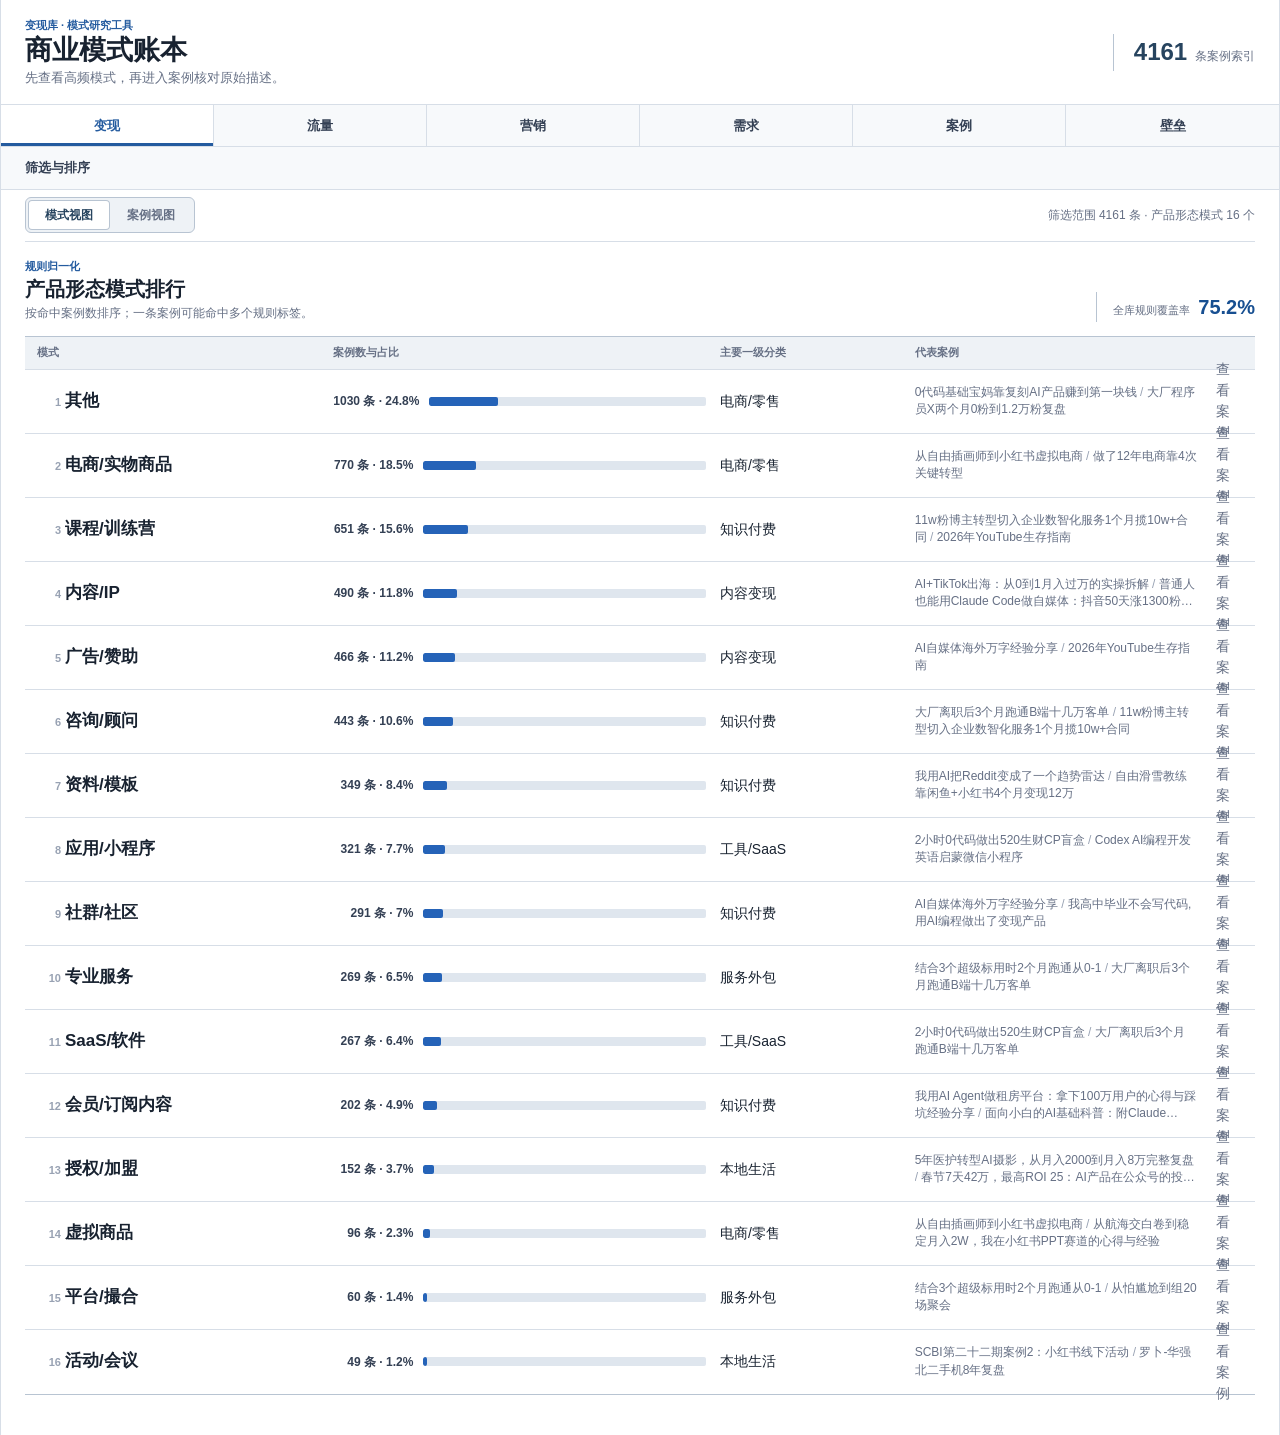
<file: index.html>
<!doctype html>
<html lang="zh-CN">
  <head>
    <meta charset="utf-8" />
    <meta name="viewport" content="width=device-width, initial-scale=1" />
    <meta name="color-scheme" content="light" />
    <link rel="icon" href="data:," />
    <title>商业模式账本 · 变现库</title>
    <link rel="stylesheet" href="styles.css?v=20260718-performance" />
    <link rel="stylesheet" href="case-bridge.css?v=20260716-stable-id" />
    <script src="monetization-patterns.js?v=20260713" defer></script>
    <script src="case-maps/monetization.js?v=20260716-stable-id" defer></script>
    <script src="app.js?v=20260713-pattern-ledger" defer></script>
    <script src="case-bridge.js?v=20260716-stable-id" data-library="monetization" defer></script>
  </head>
  <body data-focus-theme="product">
    <a class="skip-link" href="#mainContent">跳到主要内容</a>

    <div class="app-shell">
      <header class="site-header">
        <div class="brand-block">
          <p class="brand-label">变现库 · 模式研究工具</p>
          <h1>商业模式账本</h1>
          <p>先查看高频模式，再进入案例核对原始描述。</p>
        </div>
        <div class="record-total" aria-live="polite">
          <strong id="totalCount">0</strong>
          <span>条案例索引</span>
        </div>
      </header>

      <nav class="library-nav" aria-label="六库导航">
        <a class="active" href="index.html" aria-current="page">变现</a>
        <a href="traffic-index.html">流量</a>
        <a href="marketing-index.html">营销</a>
        <a href="demand/index.html">需求</a>
        <a href="case/index.html">案例</a>
        <a href="barrier/index.html">壁垒</a>
      </nav>

      <details id="filterPanel" class="filter-panel">
        <summary>筛选与排序</summary>
        <div class="filter-grid">
          <label class="search-field">
            <span>搜索</span>
            <input id="searchInput" type="search" placeholder="案例、分类或规范标签" autocomplete="off" />
          </label>

          <label>
            <span>一级分类</span>
            <select id="categoryFilter" aria-label="一级分类"></select>
          </label>

          <label>
            <span>细分类别</span>
            <select id="subcategoryFilter" aria-label="细分类别" disabled>
              <option value="">请先选择一级分类</option>
            </select>
          </label>

          <label>
            <span>日期排序</span>
            <select id="sortSelect" aria-label="日期排序">
              <option value="desc">最新在前</option>
              <option value="asc">最旧在前</option>
            </select>
          </label>

          <fieldset class="focus-fieldset">
            <legend>重点显示字段</legend>
            <div id="focusControl" class="focus-control">
              <button class="active field-product-control" type="button" data-focus-field="产品形态" aria-pressed="true">产品形态</button>
              <button class="field-price-control" type="button" data-focus-field="定价策略" aria-pressed="false">定价策略</button>
              <button class="field-model-control" type="button" data-focus-field="付费模型" aria-pressed="false">付费模型</button>
              <button class="field-repeat-control" type="button" data-focus-field="复购机制" aria-pressed="false">复购机制</button>
            </div>
          </fieldset>

          <button id="resetFilters" class="secondary-button reset-button" type="button">清空筛选</button>
        </div>
      </details>

      <main id="mainContent" class="main-content">
        <div class="workbench-bar">
          <div id="viewControl" class="view-control" role="group" aria-label="视图切换">
            <button class="active" type="button" data-view="patterns" aria-pressed="true">模式视图</button>
            <button type="button" data-view="cases" aria-pressed="false">案例视图</button>
          </div>
          <p id="resultInfo" class="result-info" aria-live="polite">正在加载轻量模式索引...</p>
        </div>

        <section id="loadingState" class="state-panel" aria-live="polite">
          <strong>正在加载模式索引</strong>
          <span>首屏不会读取完整案例详情。</span>
        </section>

        <section id="patternView" class="pattern-view" aria-labelledby="patternHeading" hidden>
          <header class="section-heading">
            <div>
              <p class="section-label">规则归一化</p>
              <h2 id="patternHeading"><span id="focusFieldName">产品形态</span>模式排行</h2>
              <p>按命中案例数排序；一条案例可能命中多个规则标签。</p>
            </div>
            <div class="coverage-block">
              <span>全库规则覆盖率</span>
              <strong id="coverageValue">0%</strong>
            </div>
          </header>

          <div class="pattern-table-head" aria-hidden="true">
            <span>模式</span>
            <span>案例数与占比</span>
            <span>主要一级分类</span>
            <span>代表案例</span>
            <span></span>
          </div>
          <ol id="patternList" class="pattern-list" aria-live="polite"></ol>
        </section>

        <section id="caseView" class="case-view" aria-labelledby="caseHeading" hidden>
          <header class="case-view-head">
            <div>
              <p class="section-label">案例下钻</p>
              <h2 id="caseHeading">案例视图</h2>
              <p id="activePatternText">当前显示筛选范围内的全部案例。</p>
            </div>
            <button id="backToPatterns" class="secondary-button" type="button">回到全部模式</button>
          </header>

          <div id="cardGrid" class="case-grid" aria-live="polite"></div>
          <div class="load-more-wrap">
            <button id="loadMoreButton" class="primary-button" type="button" hidden>显示更多</button>
          </div>
        </section>

        <section id="emptyState" class="state-panel" hidden>
          <strong>没有匹配结果</strong>
          <span>调整搜索词或清空筛选后再看。</span>
        </section>

        <section id="errorState" class="state-panel error-state" hidden>
          <strong>模式索引加载失败</strong>
          <span id="errorMessage">请重新运行构建脚本后刷新页面。</span>
        </section>
      </main>
    </div>

    <noscript>这个页面需要启用 JavaScript。</noscript>
  </body>
</html>
</file>
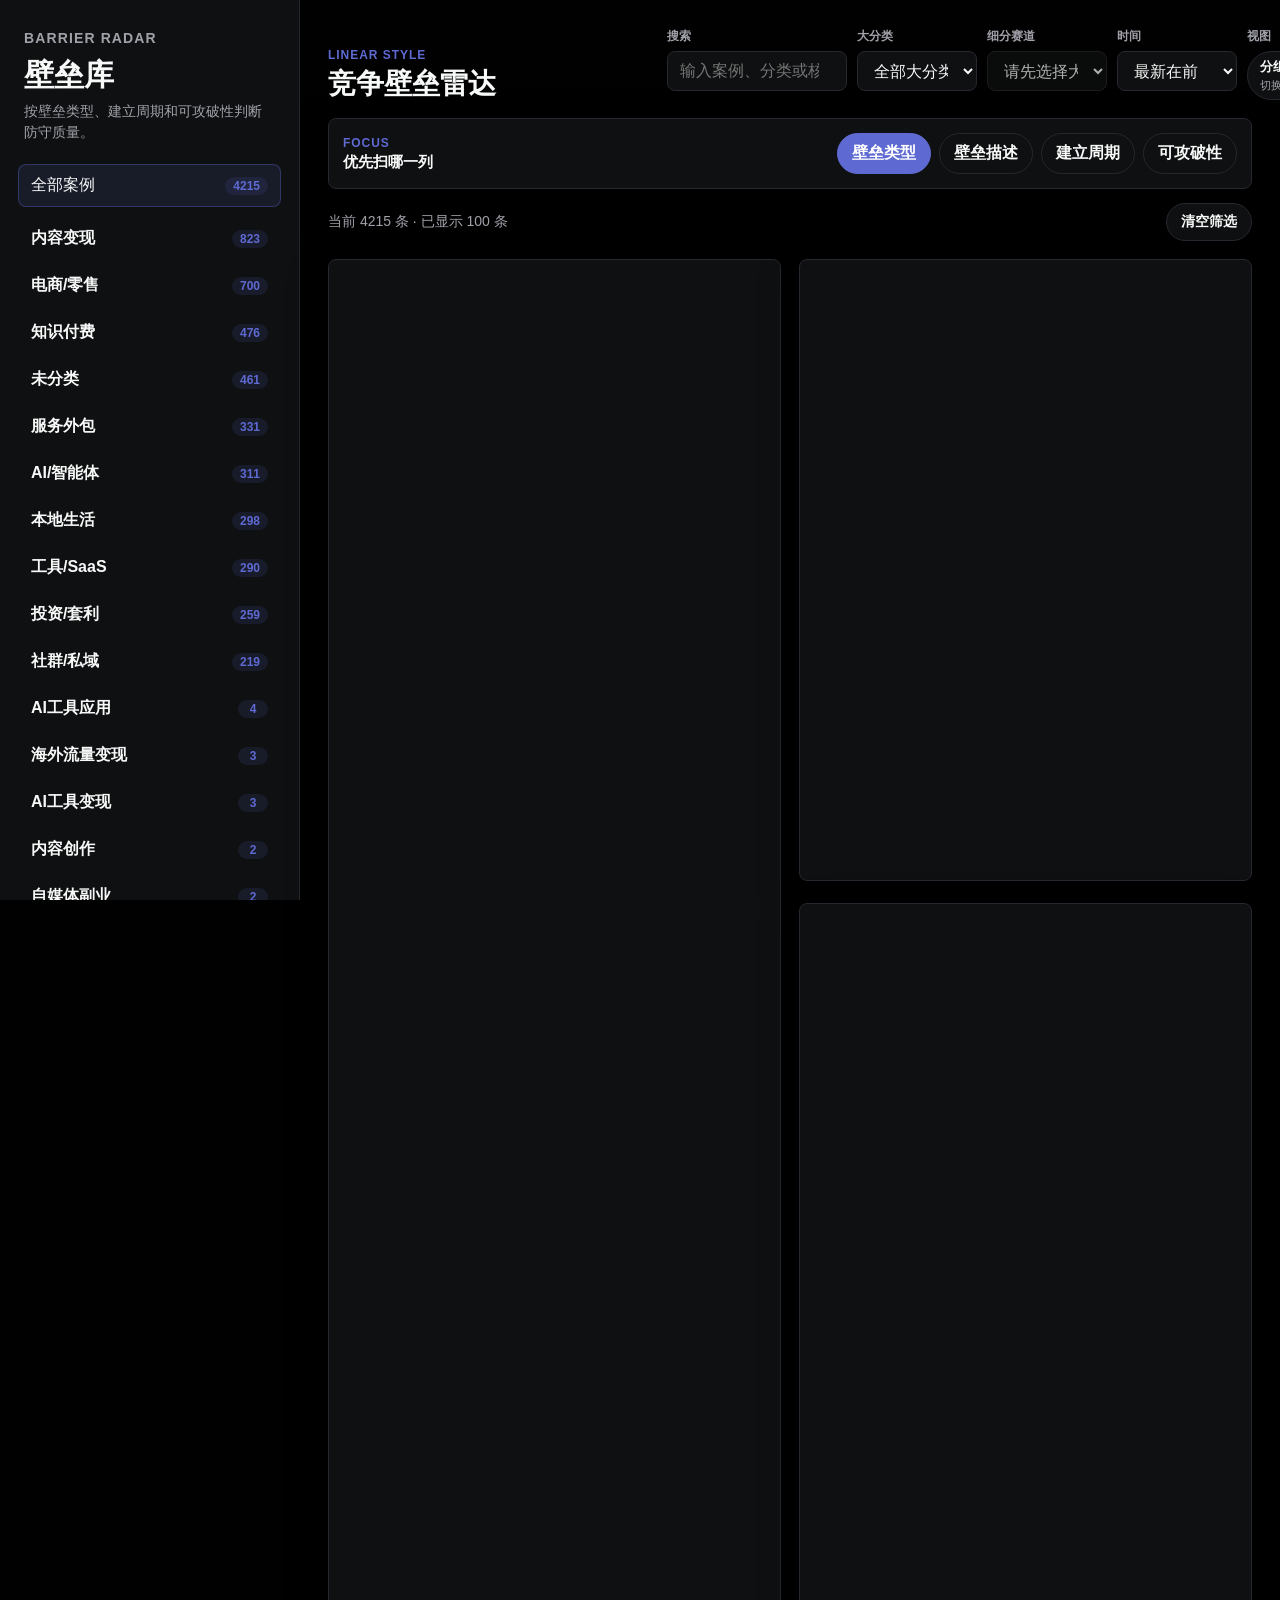
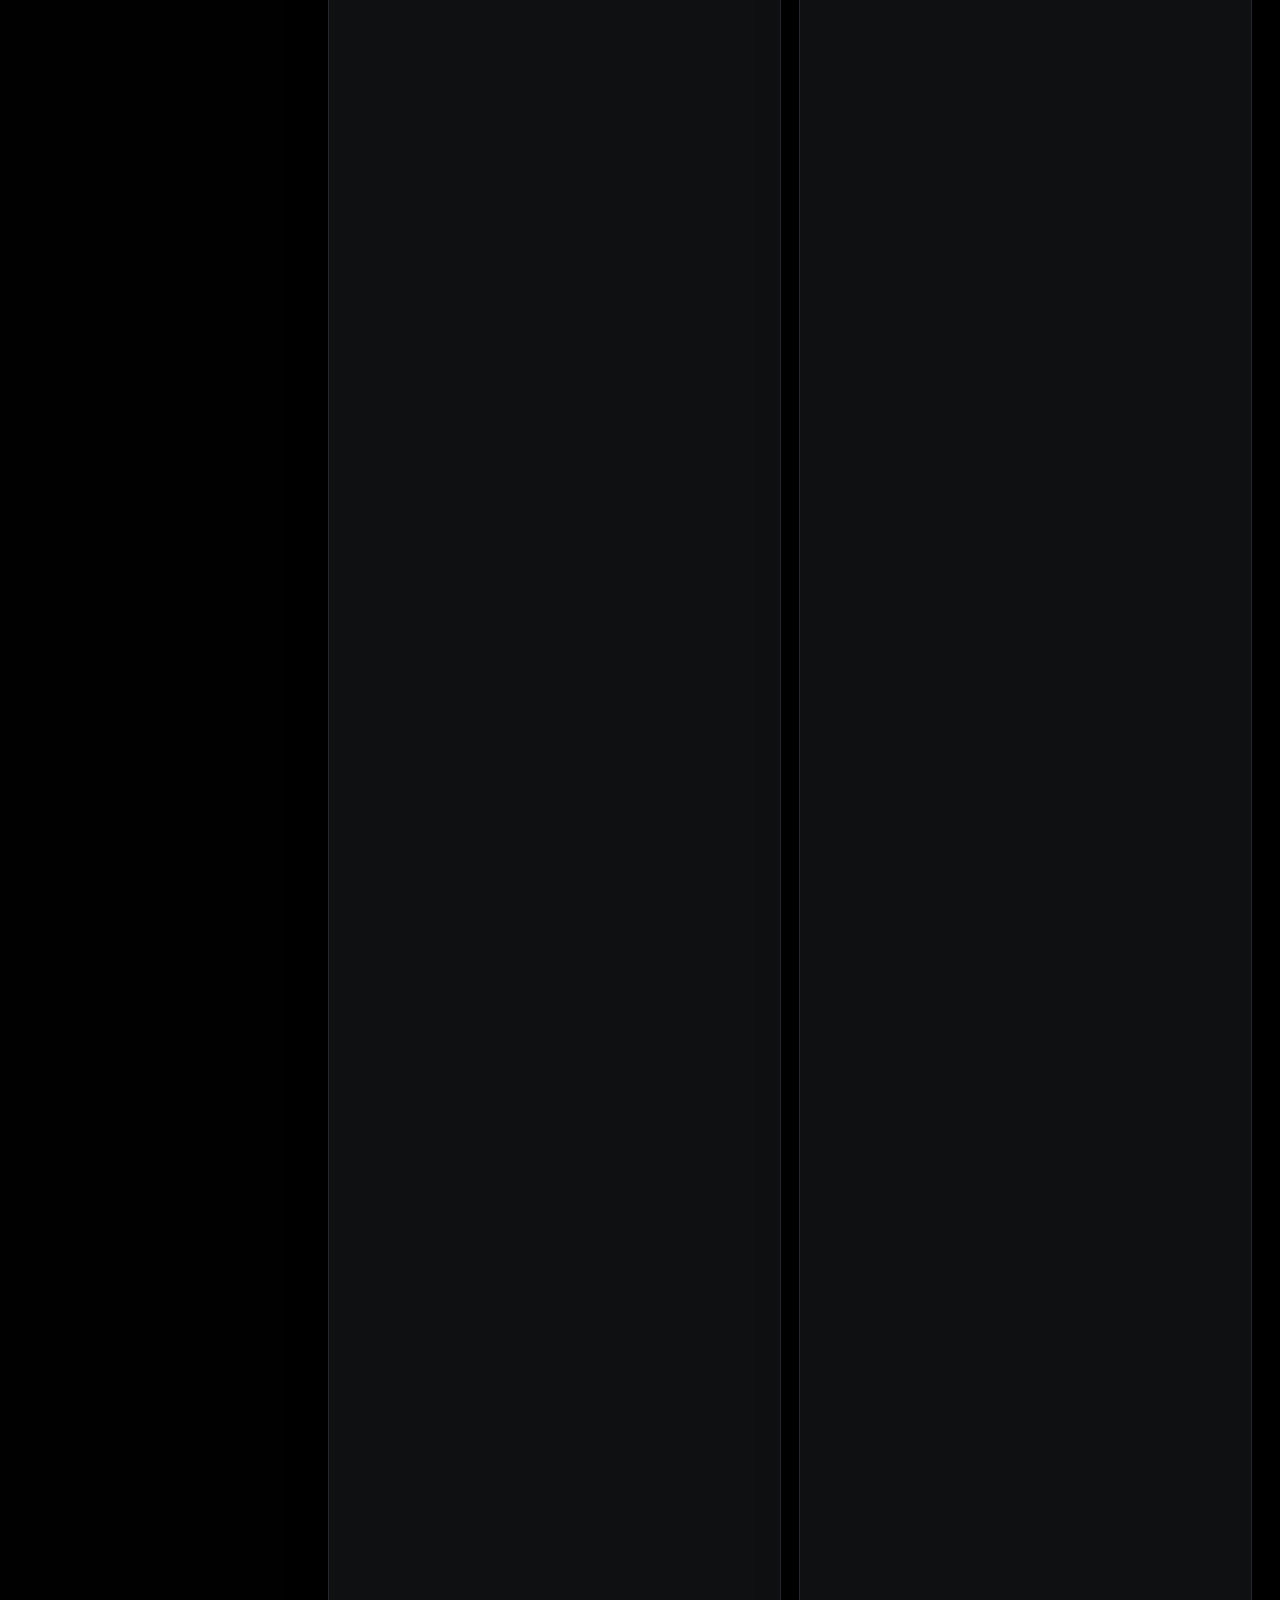
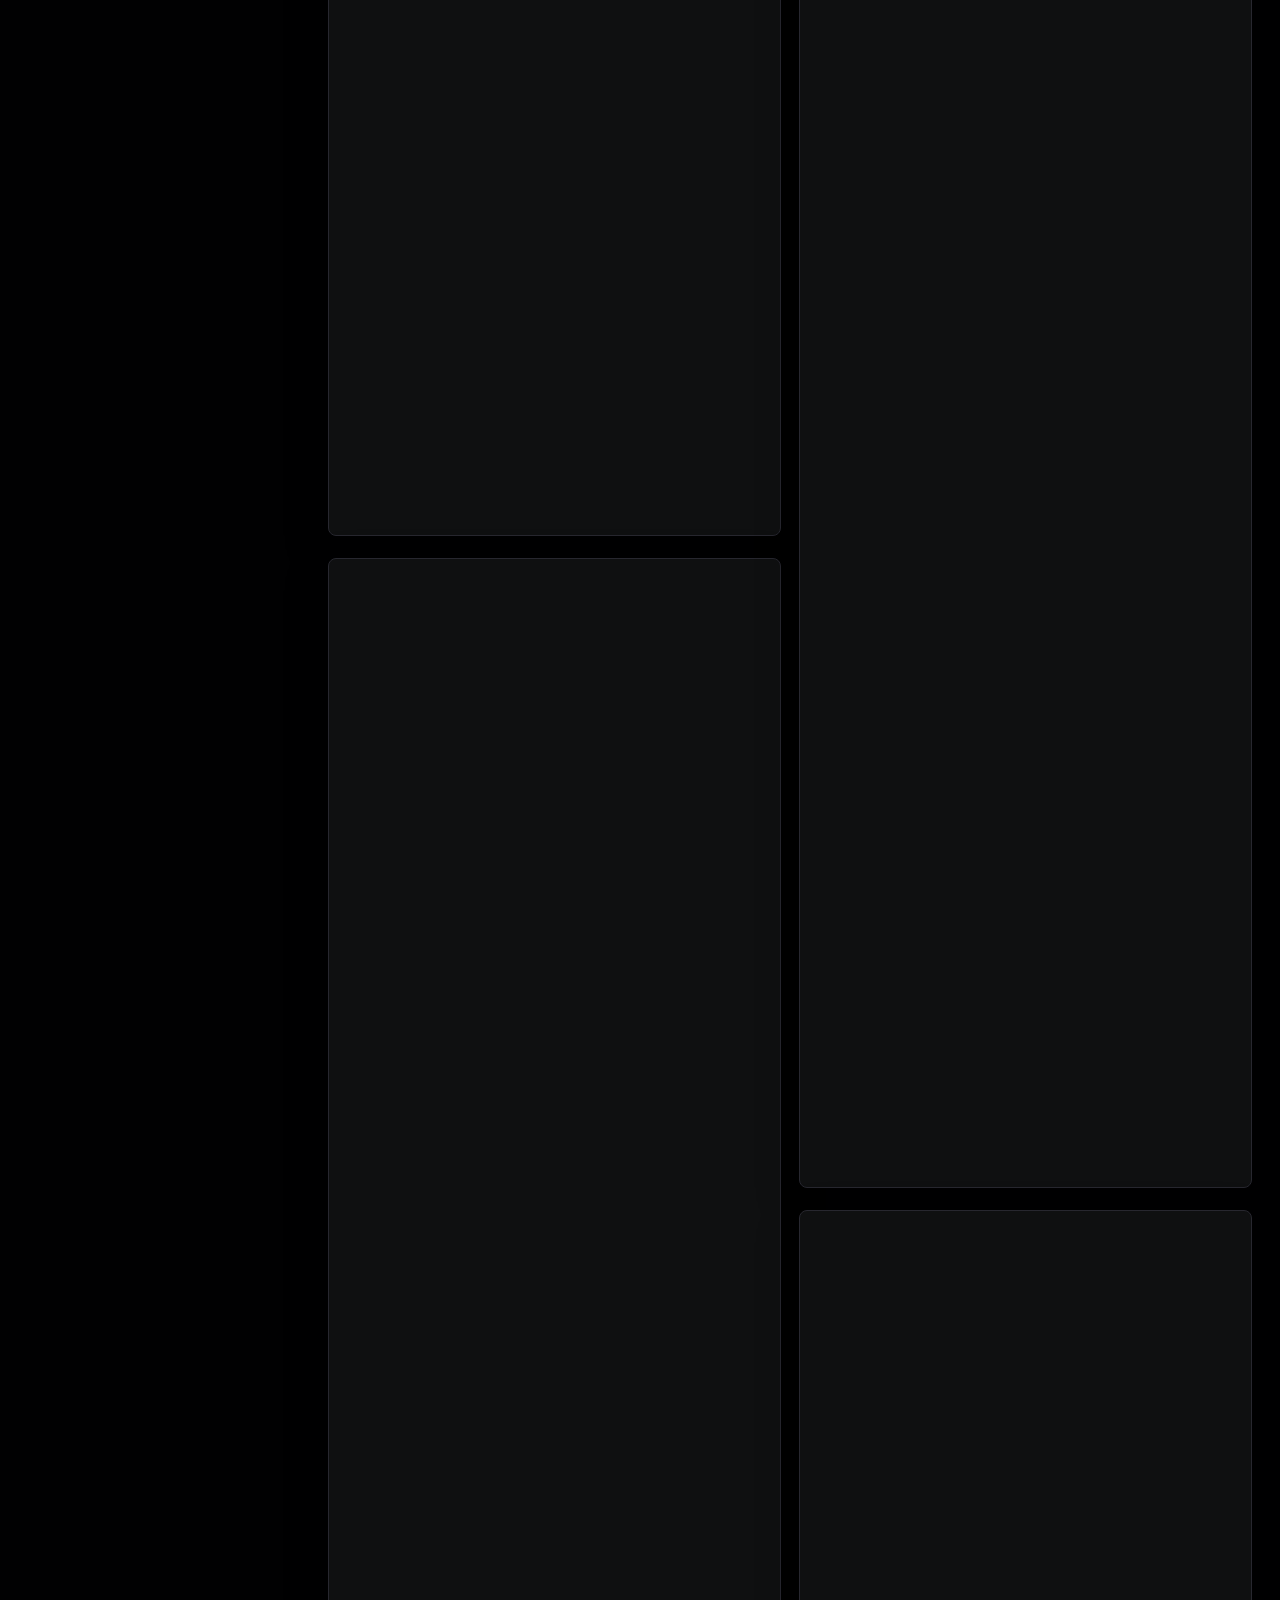
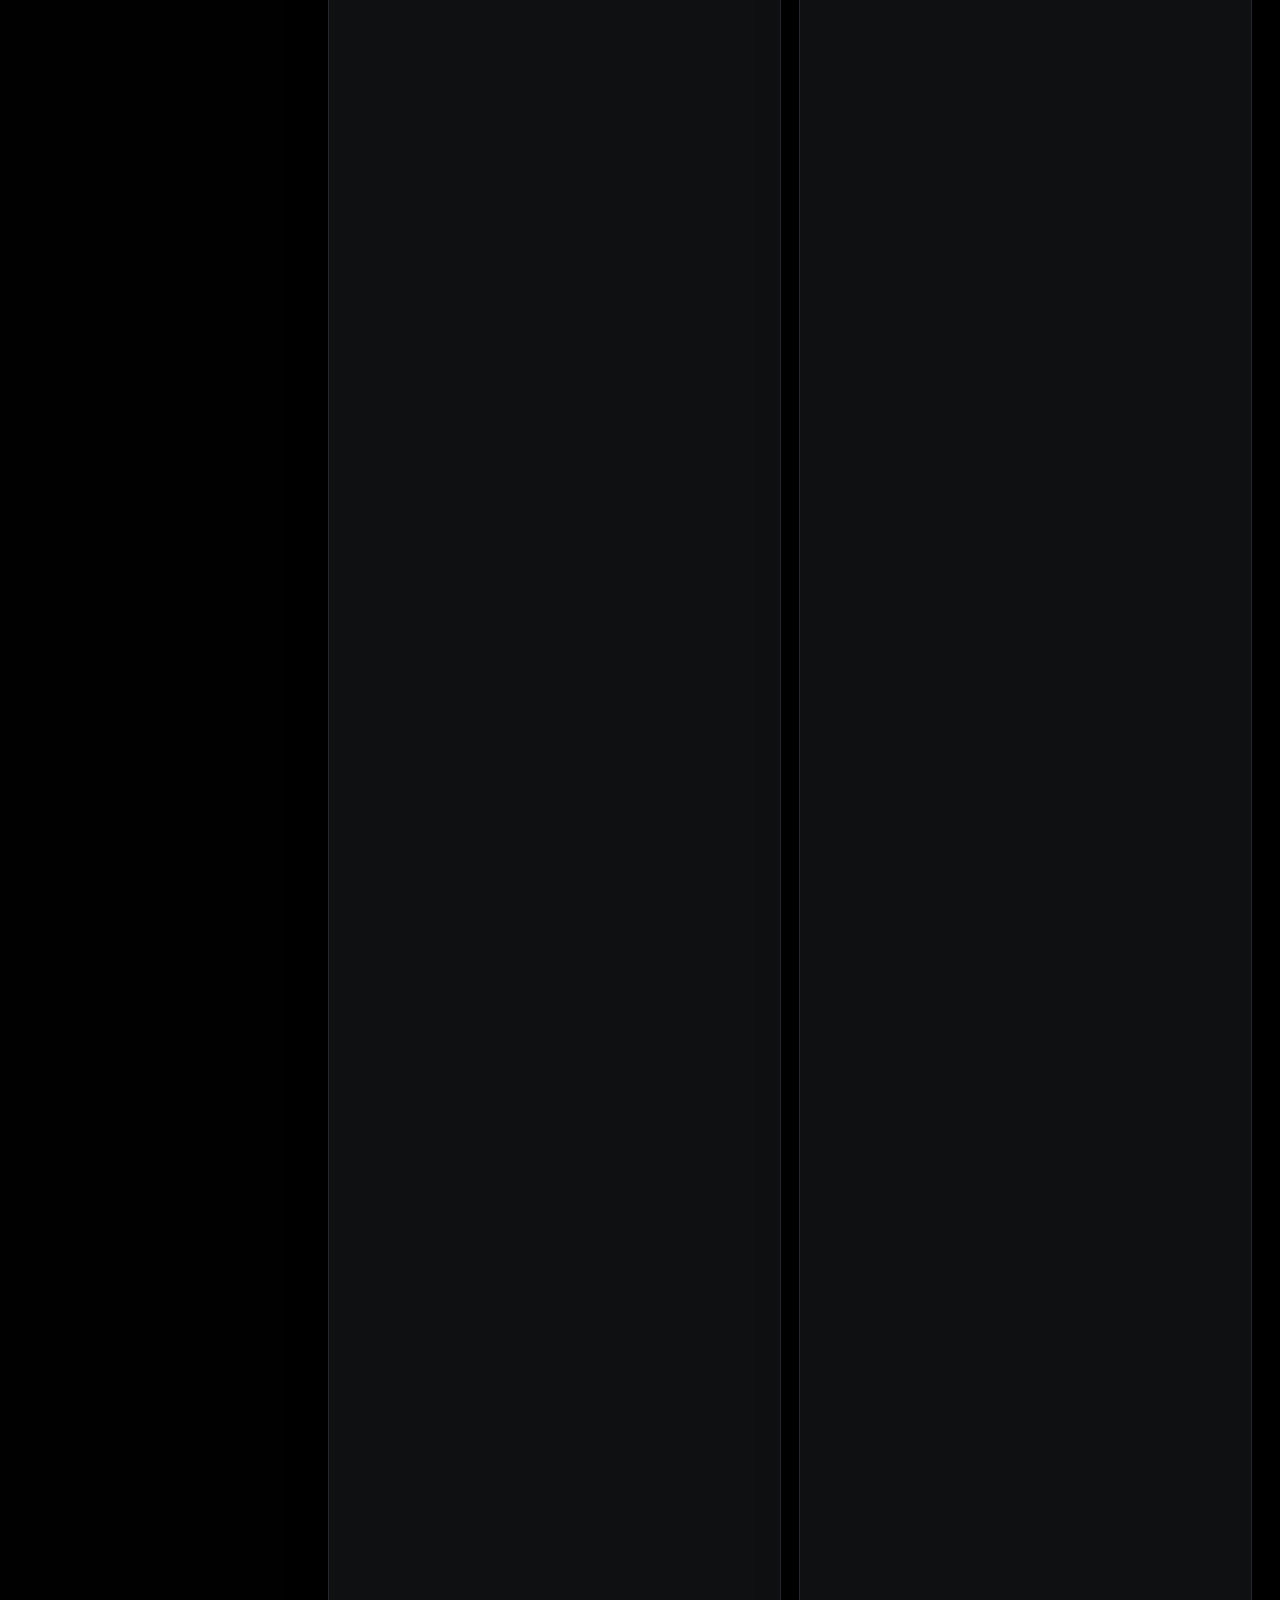
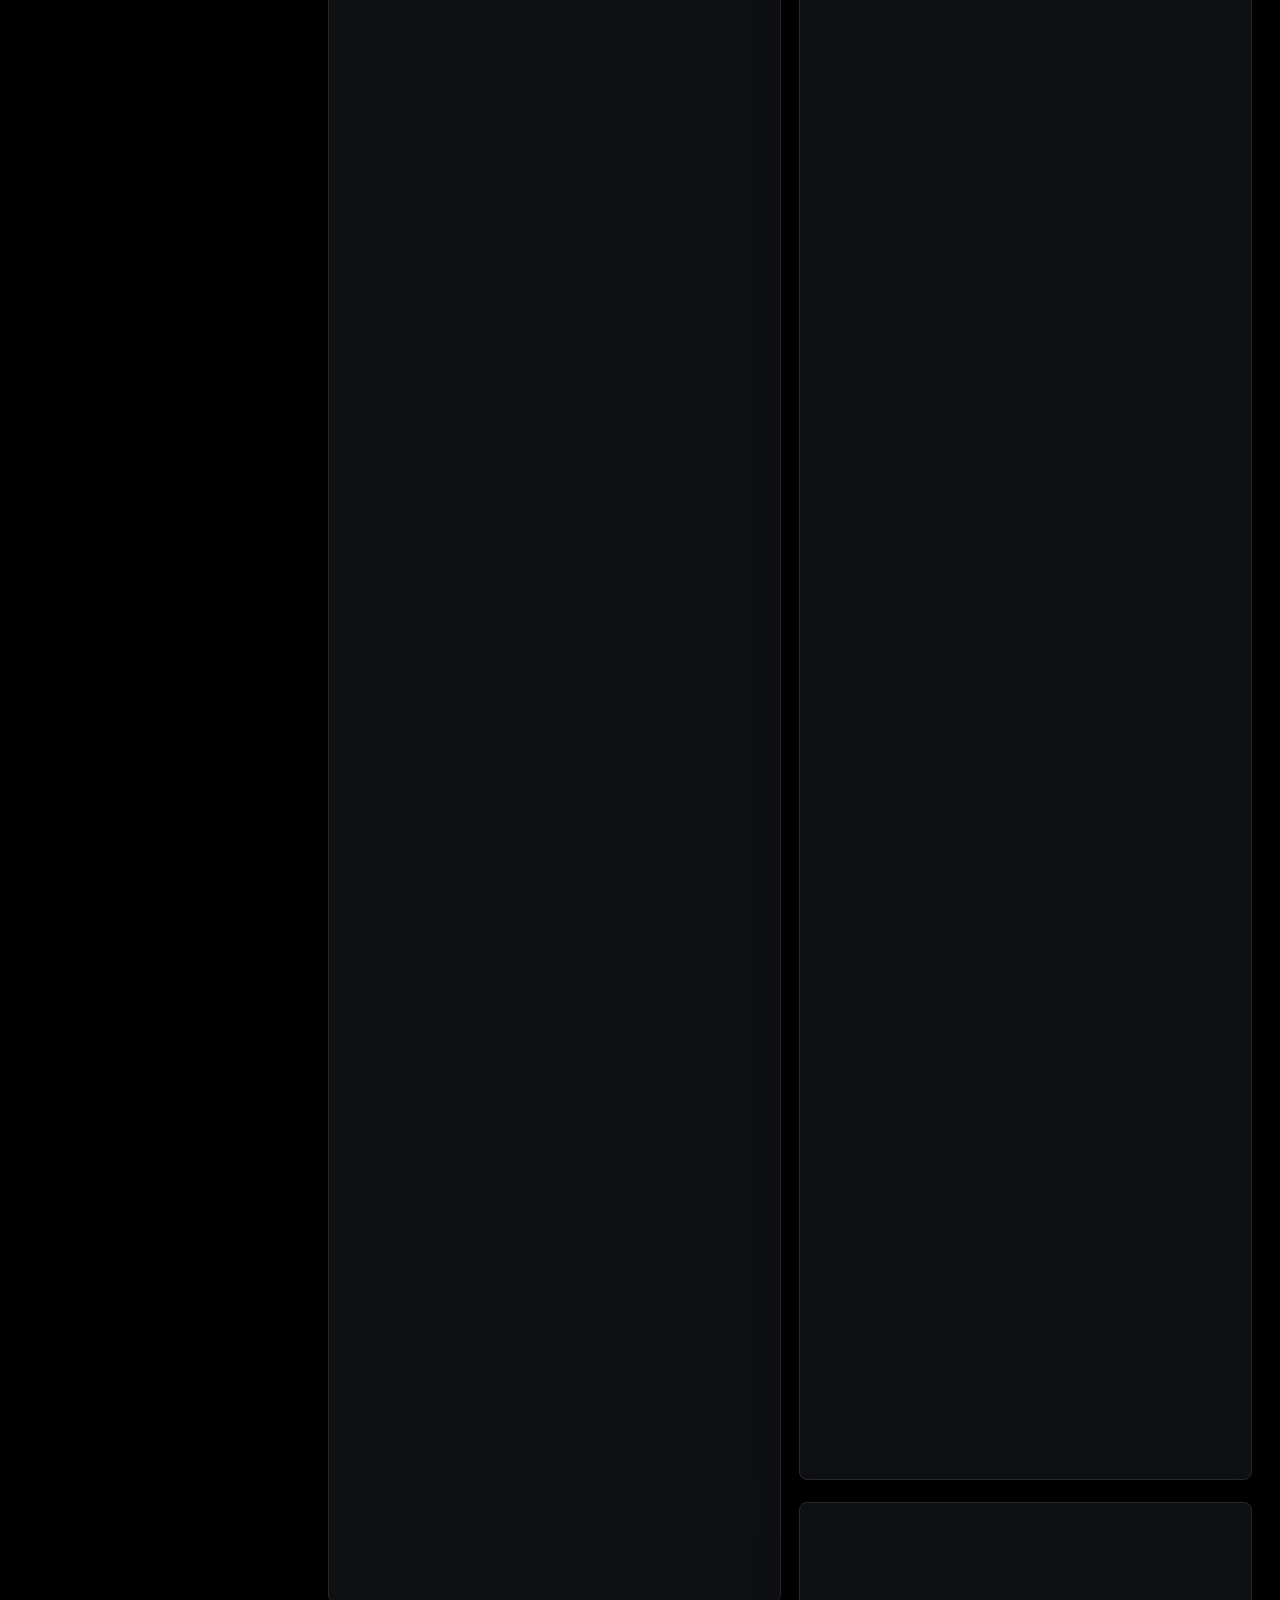
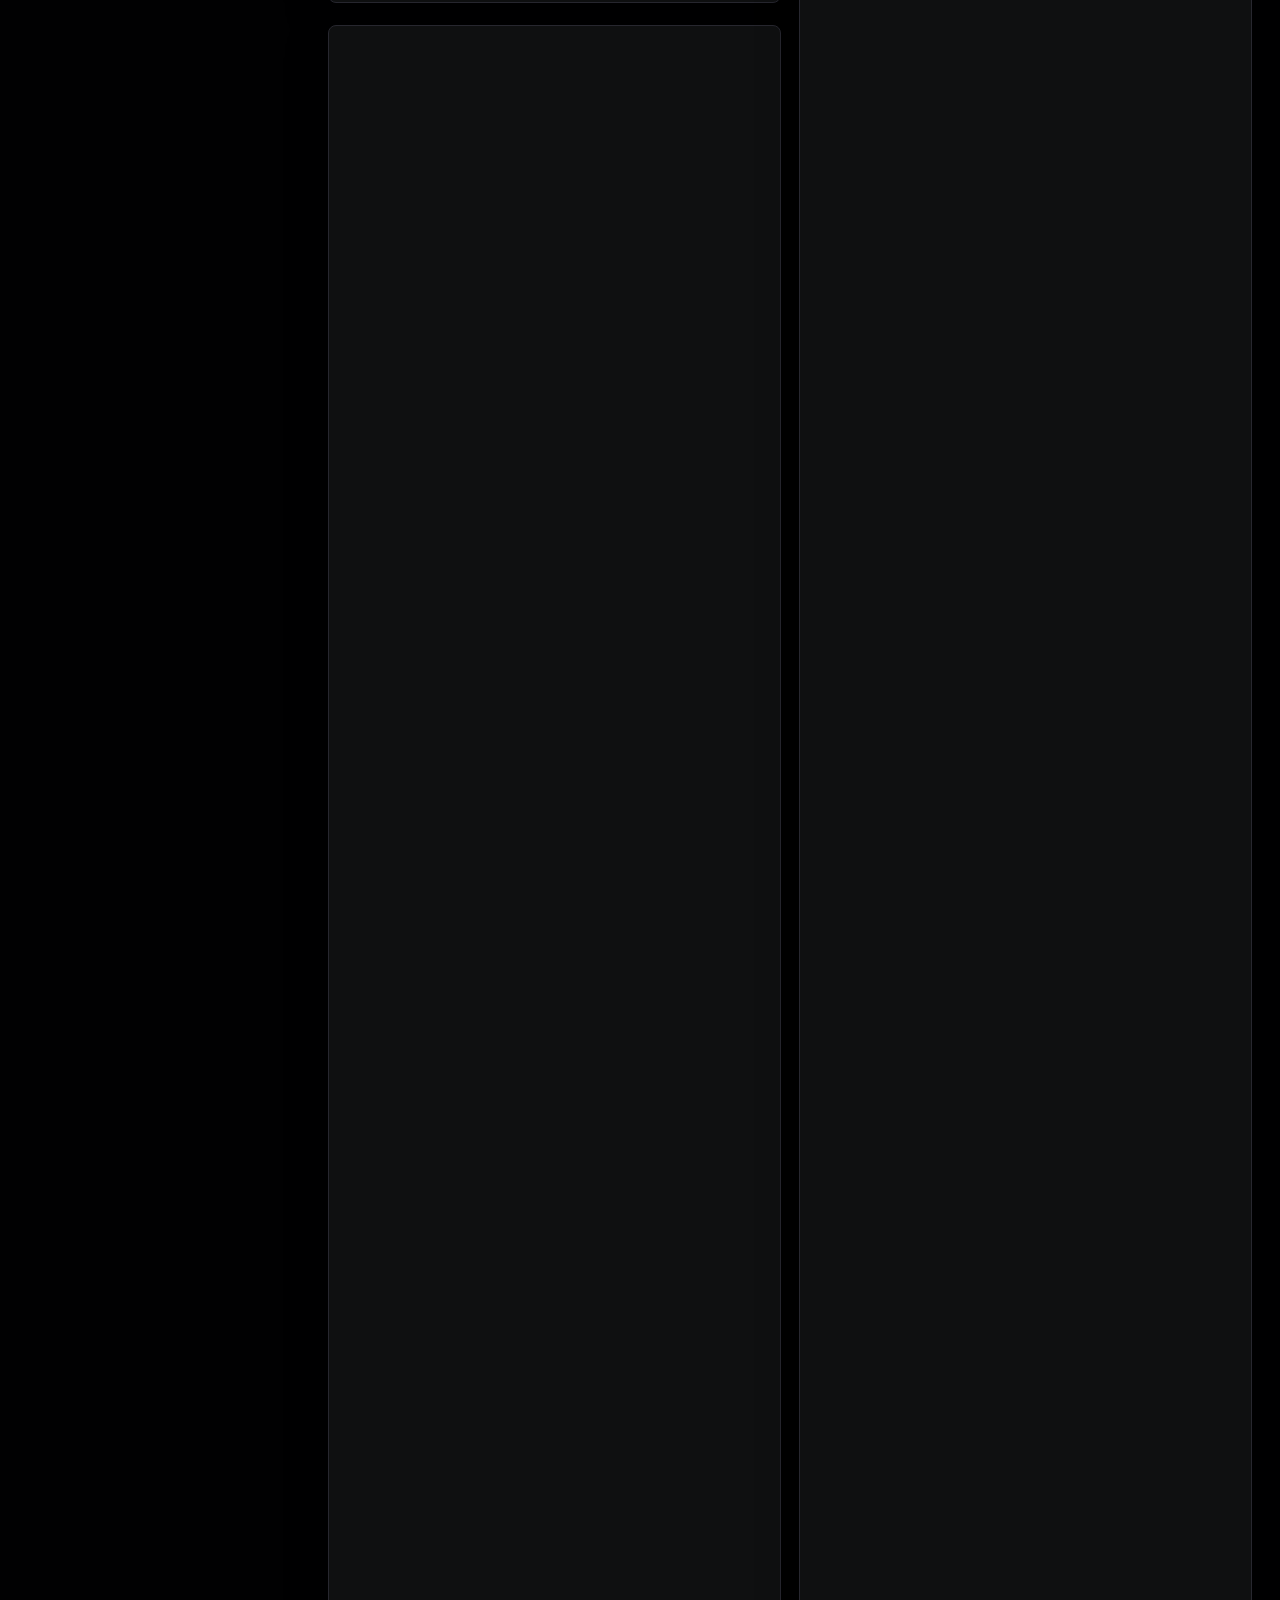
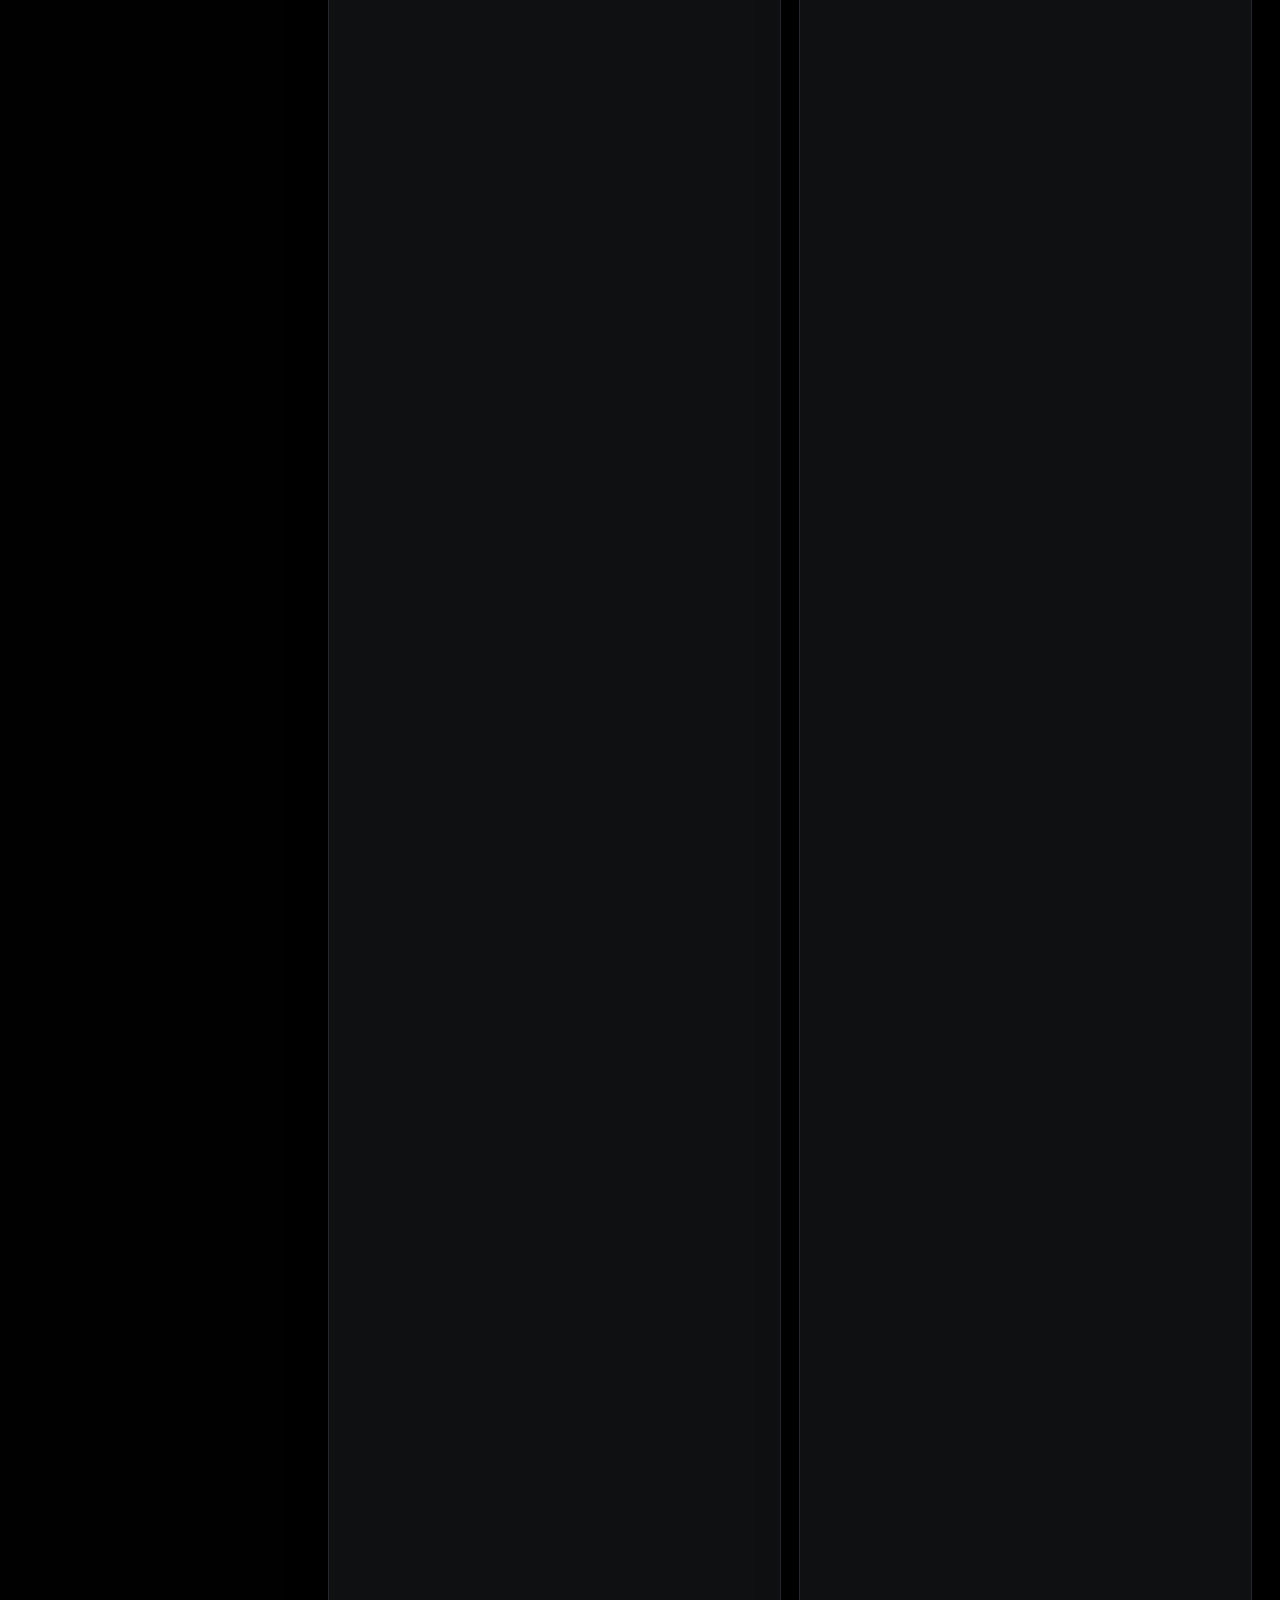
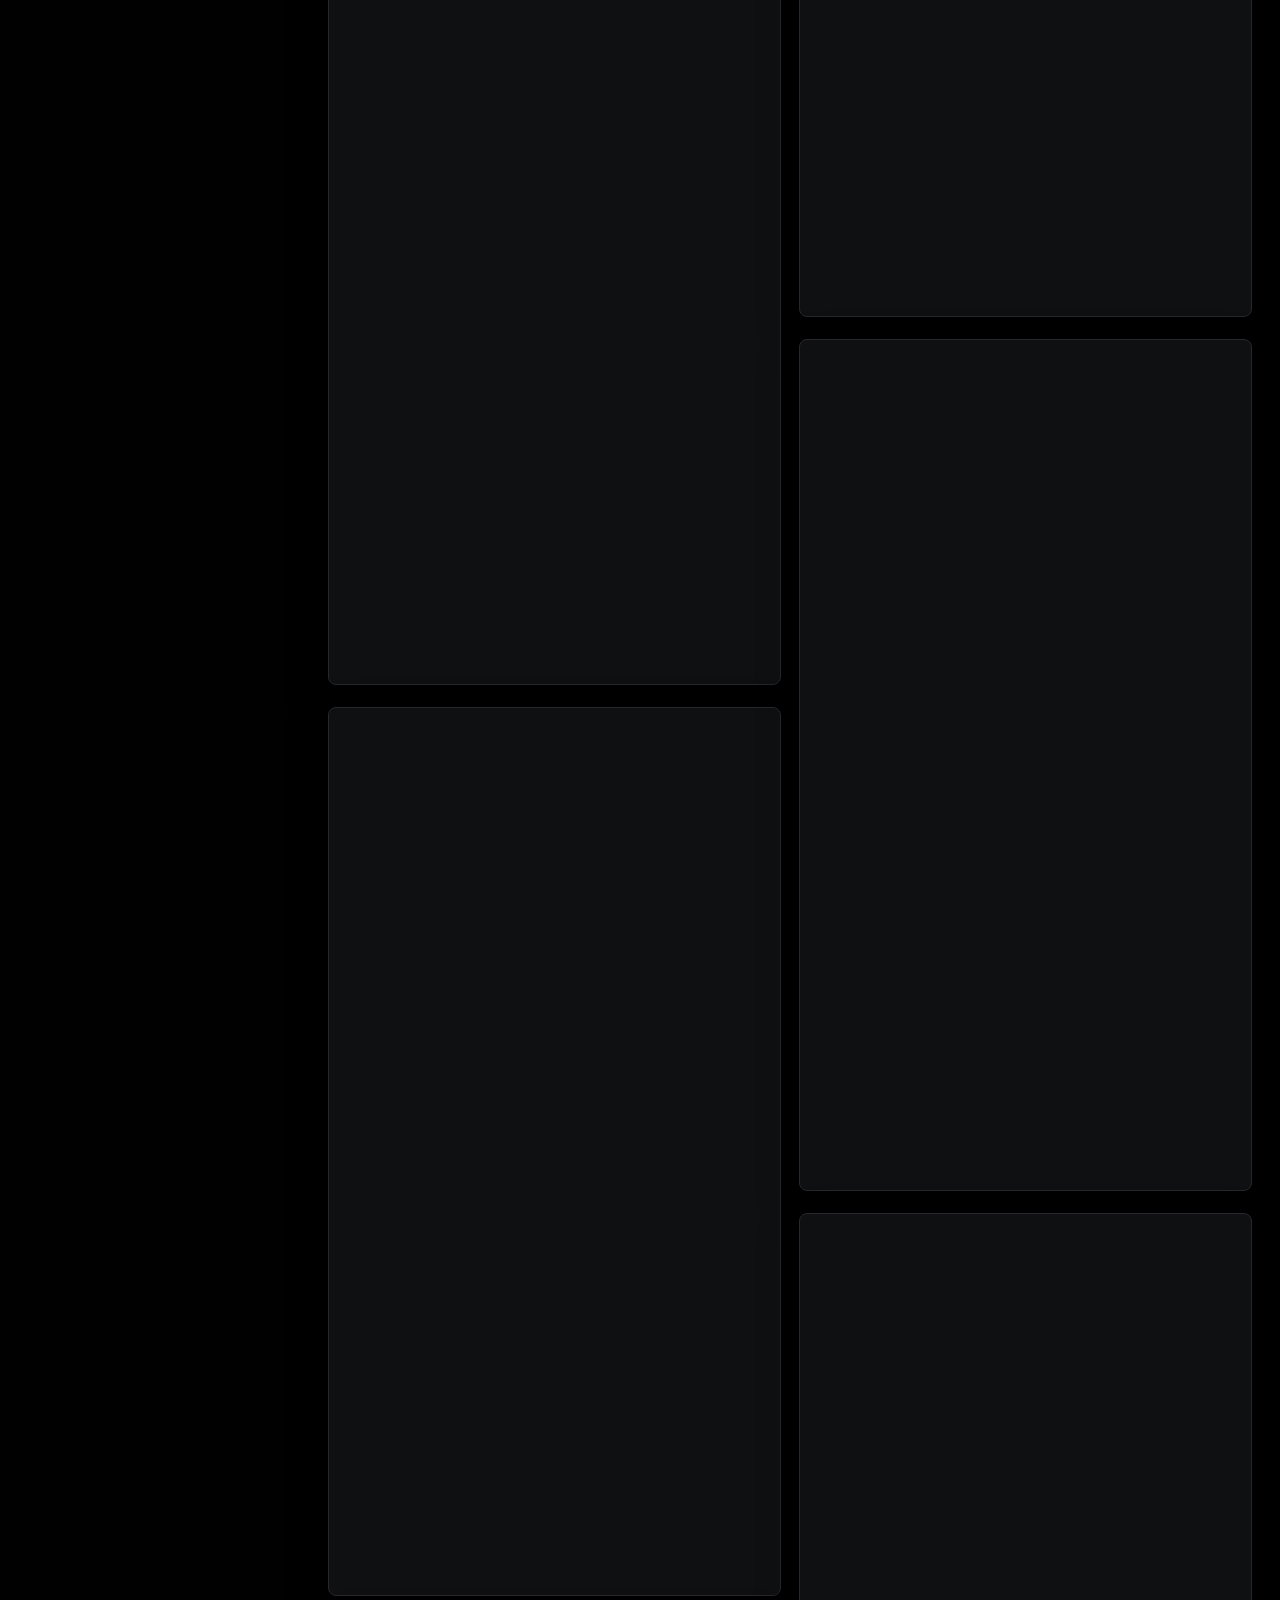
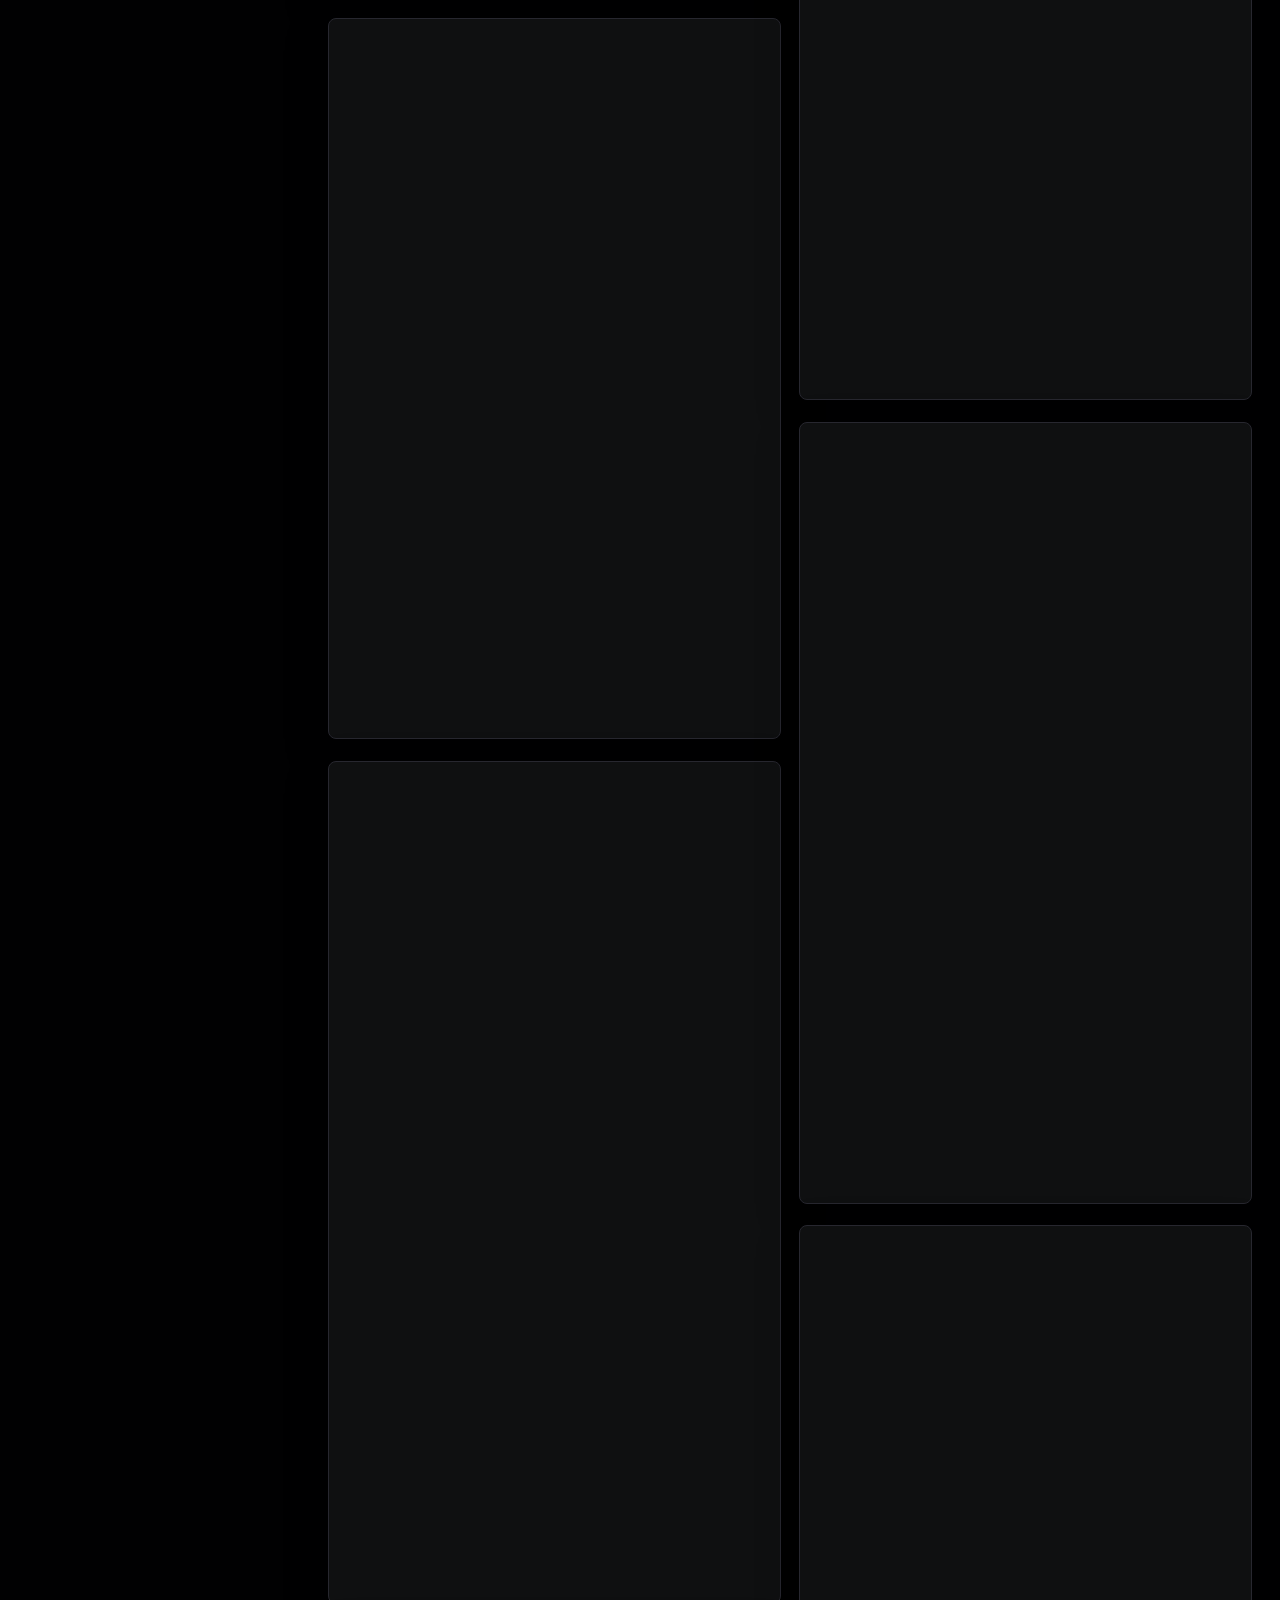
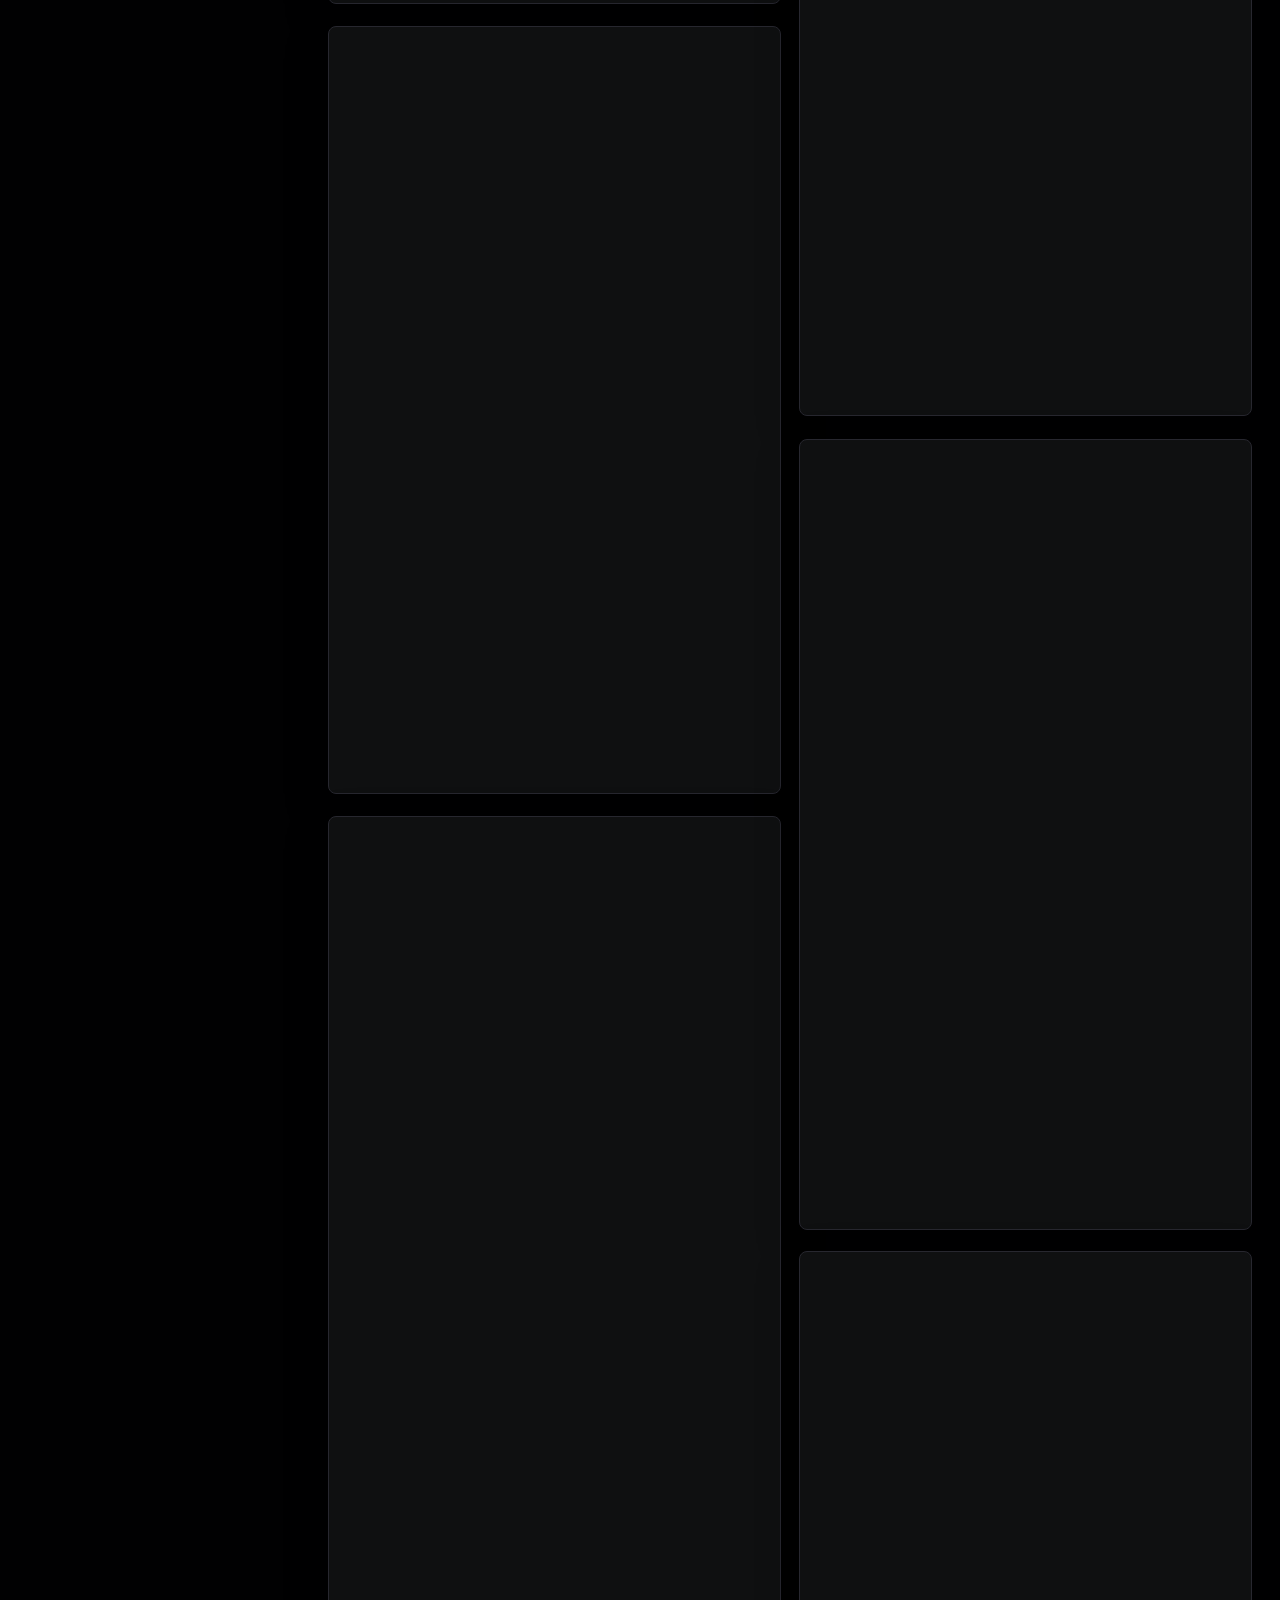
<file: barrier/index.html>
<!doctype html>
<html lang="zh-CN">
  <head>
    <meta charset="utf-8" />
    <meta name="viewport" content="width=device-width, initial-scale=1" />
    <link rel="icon" href="data:," />
    <title>壁垒库可视化</title>
    <link rel="stylesheet" href="styles.css?v=20260718-performance" />
    <link rel="stylesheet" href="../case-bridge.css?v=20260716-stable-id" />
    <script src="data.js?v=20260704-130112" defer></script>
    <script src="../case-maps/barrier.js?v=20260716-stable-id" defer></script>
    <script src="app.js?v=20260718-performance" defer></script>
    <script src="../case-bridge.js?v=20260716-stable-id" data-library="barrier" defer></script>
  </head>
  <body class="theme-linear">
    <div class="app-shell">
      <aside class="sidebar" aria-label="分类导航">
        <div class="brand-block">
          <p class="kicker">Barrier Radar</p>
          <h1>壁垒库</h1>
          <p>按壁垒类型、建立周期和可攻破性判断防守质量。</p>
        </div>
        <button type="button" class="tree-root active" data-reset-filter>
          <span>全部案例</span>
          <strong id="totalCount">0</strong>
        </button>
        <div id="categoryTree" class="category-tree"></div>
      </aside>

      <main class="main">
        <header class="toolbar">
          <div class="toolbar-title">
            <p>Linear Style</p>
            <h2>竞争壁垒雷达</h2>
          </div>
          <div class="tools">
            <label class="search-box">
              <span>搜索</span>
              <input id="searchInput" type="search" placeholder="输入案例、分类或核心字段" autocomplete="off" />
            </label>
            <label>
              <span>大分类</span>
              <select id="categoryFilter"></select>
            </label>
            <label>
              <span>细分赛道</span>
              <select id="subcategoryFilter"></select>
            </label>
            <label>
              <span>时间</span>
              <select id="sortSelect">
                <option value="desc">最新在前</option>
                <option value="asc">最旧在前</option>
              </select>
            </label>
            <div class="view-switch" aria-label="视图模式">
              <span>视图</span>
              <button id="viewModeToggle" class="view-mode-toggle" type="button" aria-pressed="false">
                <b data-mode-label>分组模式</b>
                <small>切换合并</small>
              </button>
            </div>
          </div>
        </header>

        <section class="focus-strip" aria-label="重点字段切换">
          <div>
            <p>Focus</p>
            <h3>优先扫哪一列</h3>
          </div>
          <div id="focusControl" class="focus-control">
            <button type="button" data-focus-field="壁垒类型">壁垒类型</button>
            <button type="button" data-focus-field="壁垒描述">壁垒描述</button>
            <button type="button" data-focus-field="建立周期">建立周期</button>
            <button type="button" data-focus-field="可攻破性">可攻破性</button>
          </div>
        </section>

        <section class="result-bar" aria-live="polite">
          <span id="resultInfo">正在加载...</span>
          <button type="button" id="clearButton">清空筛选</button>
        </section>

        <section id="cardGrid" class="card-grid" aria-label="案例卡片"></section>
        <div id="emptyState" class="empty-state" hidden>没有匹配结果</div>
        <div id="errorState" class="empty-state error-state" hidden>
          <strong>数据加载失败</strong>
          <p id="errorMessage"></p>
        </div>
        <div class="load-more-wrap">
          <button type="button" id="loadMoreButton">加载更多</button>
        </div>
      </main>
    </div>
    <noscript>这个页面需要启用 JavaScript。</noscript>
  </body>
</html>
</file>
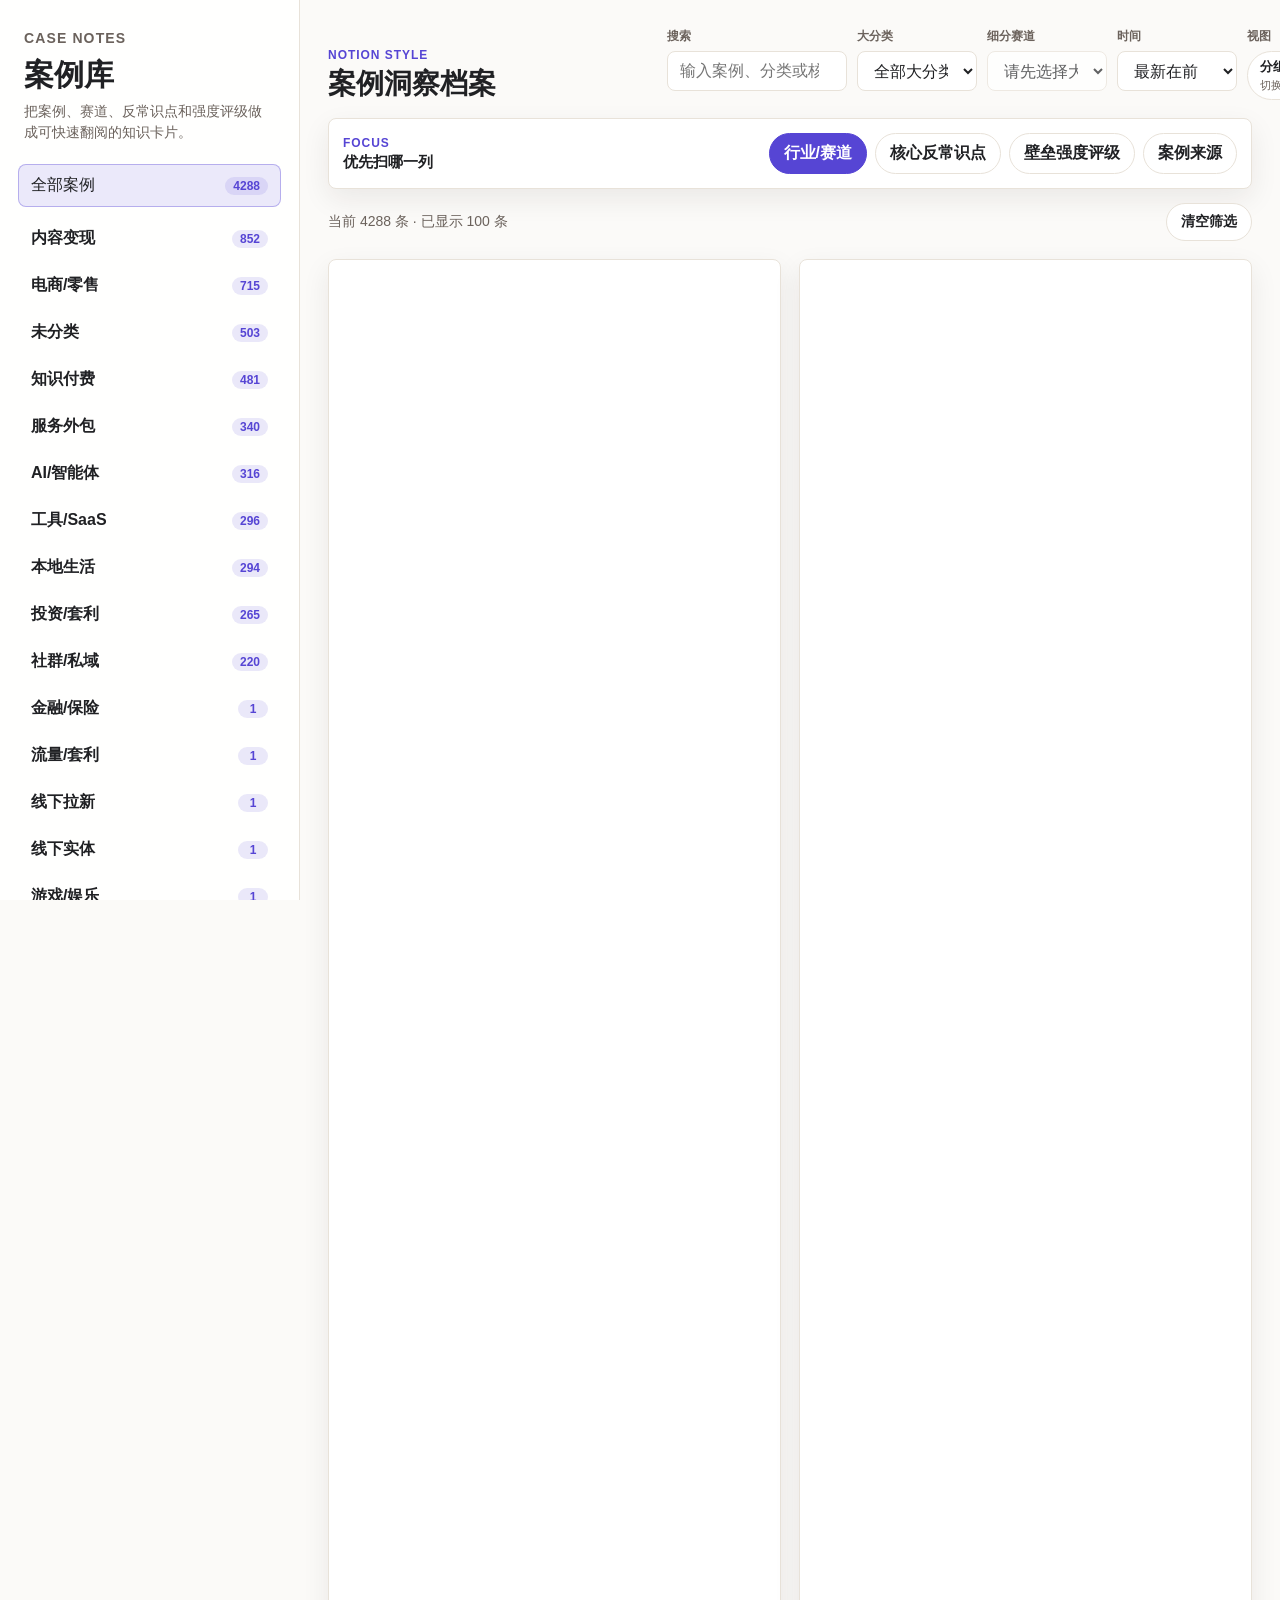
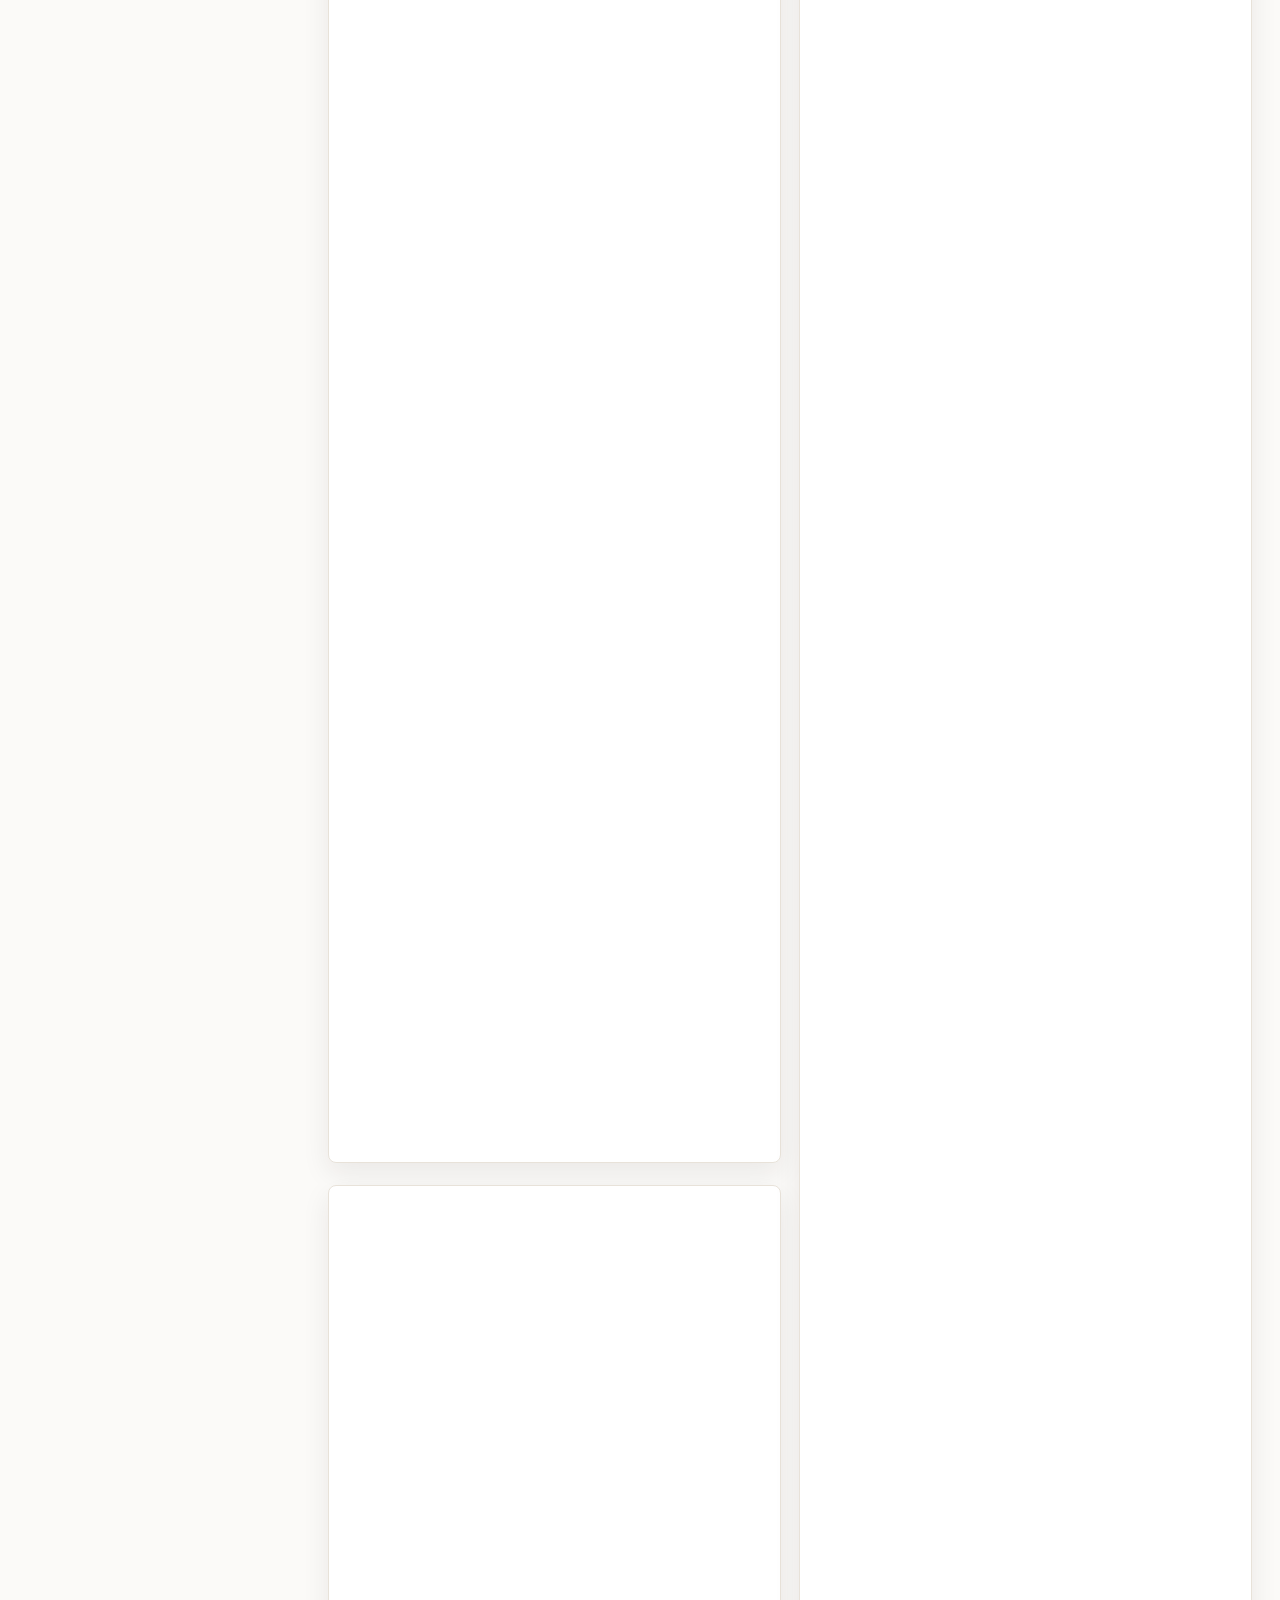
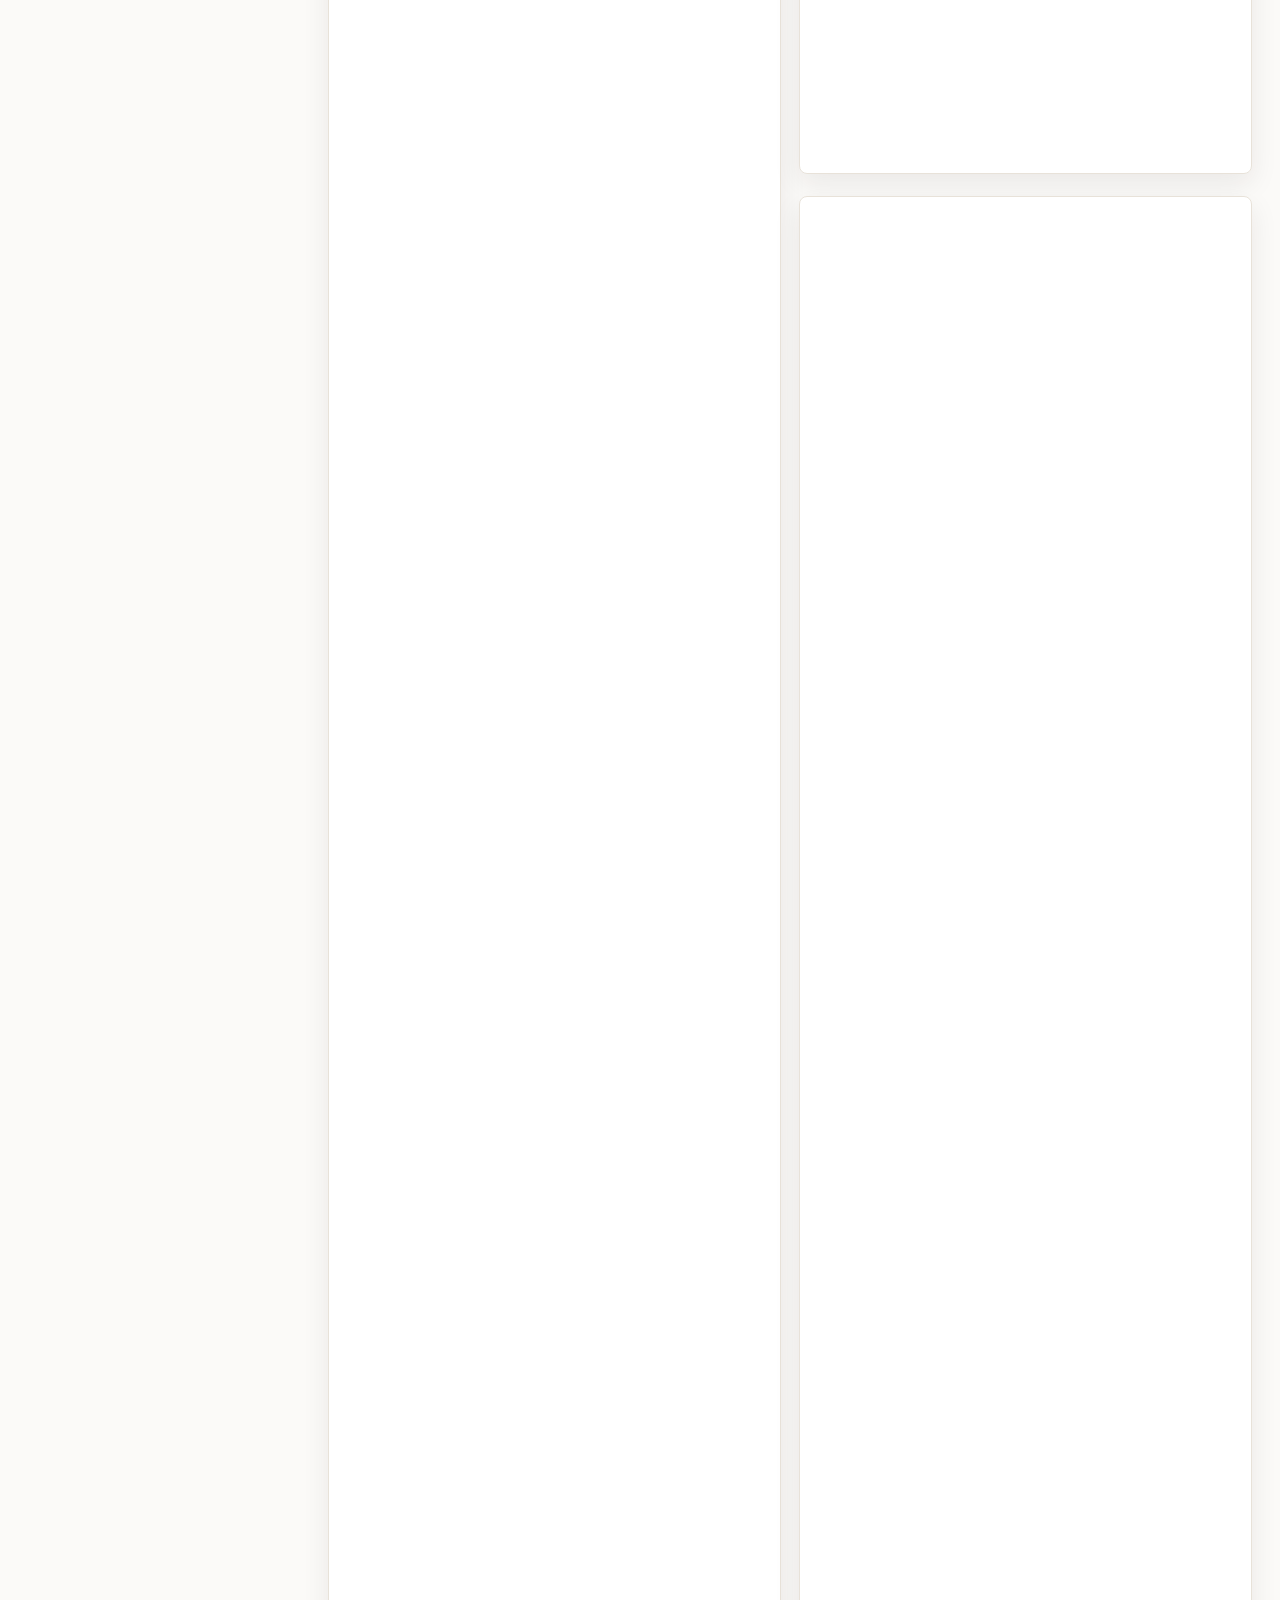
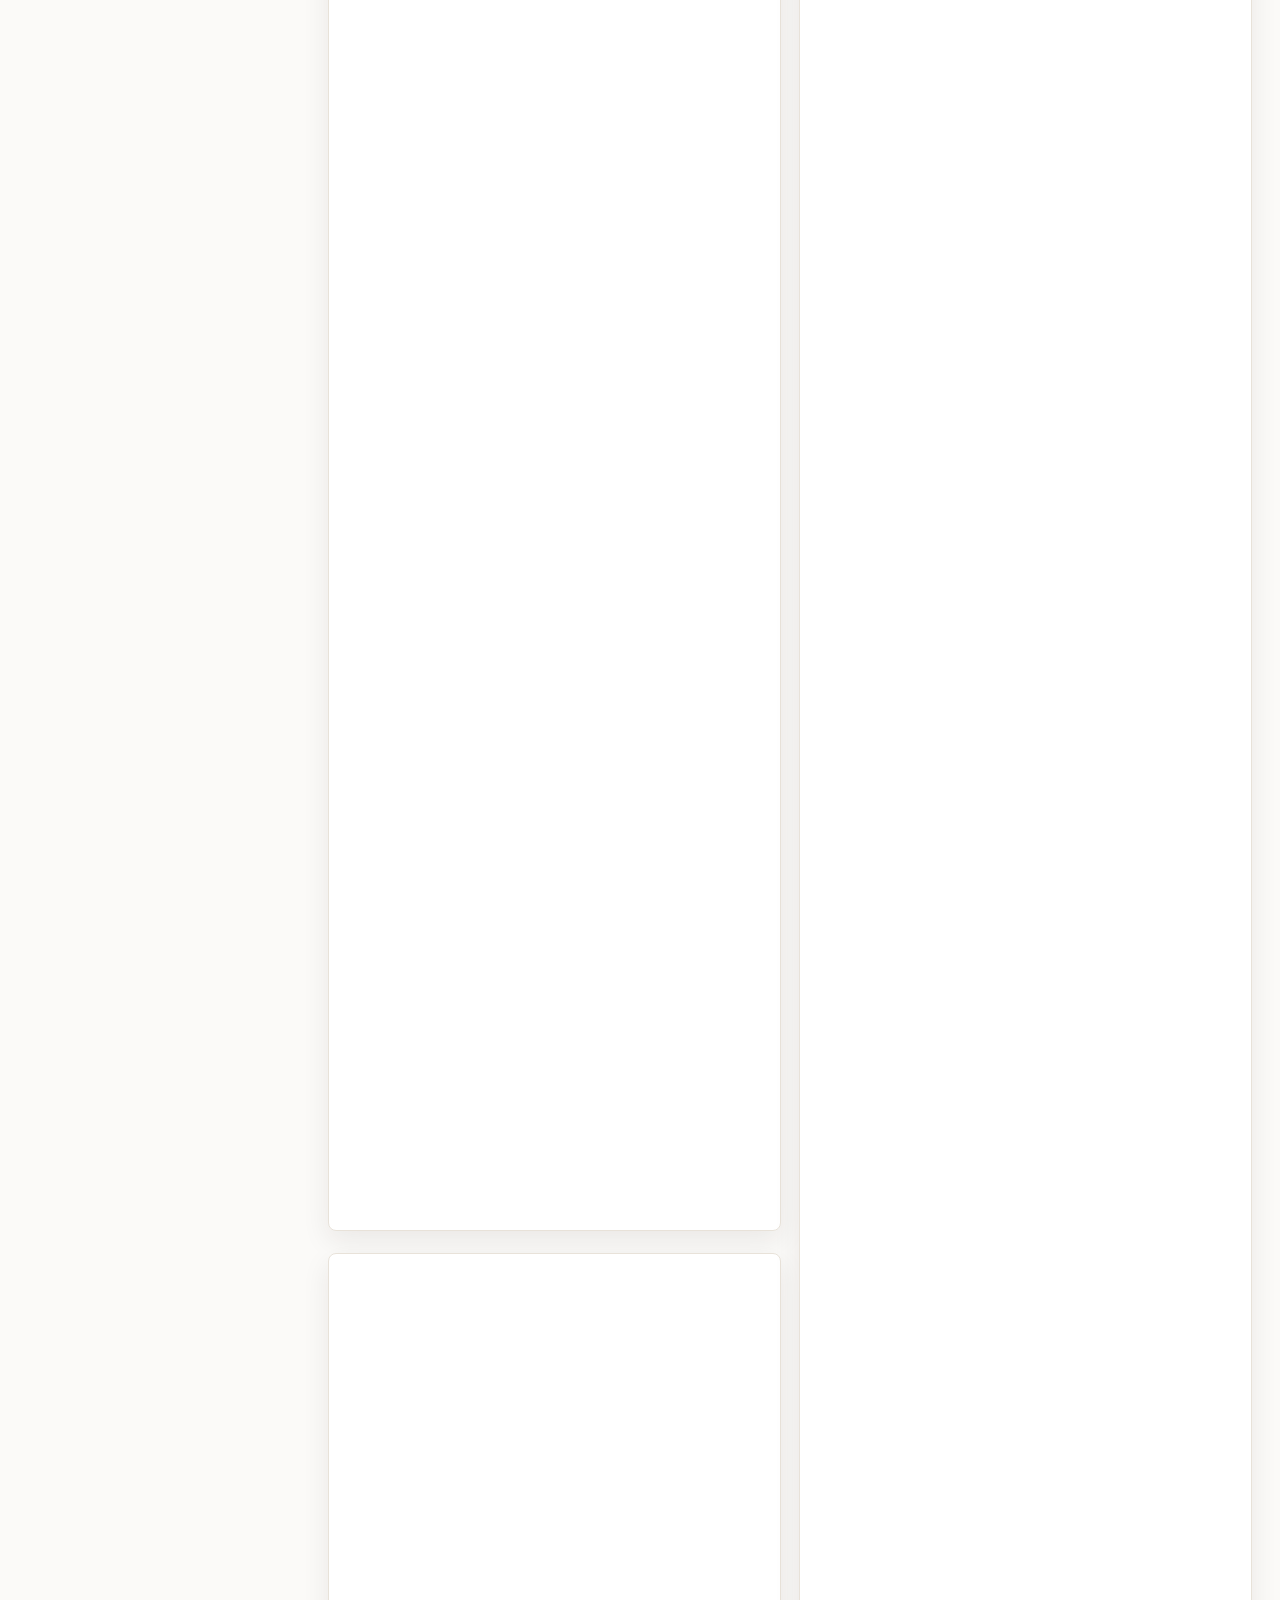
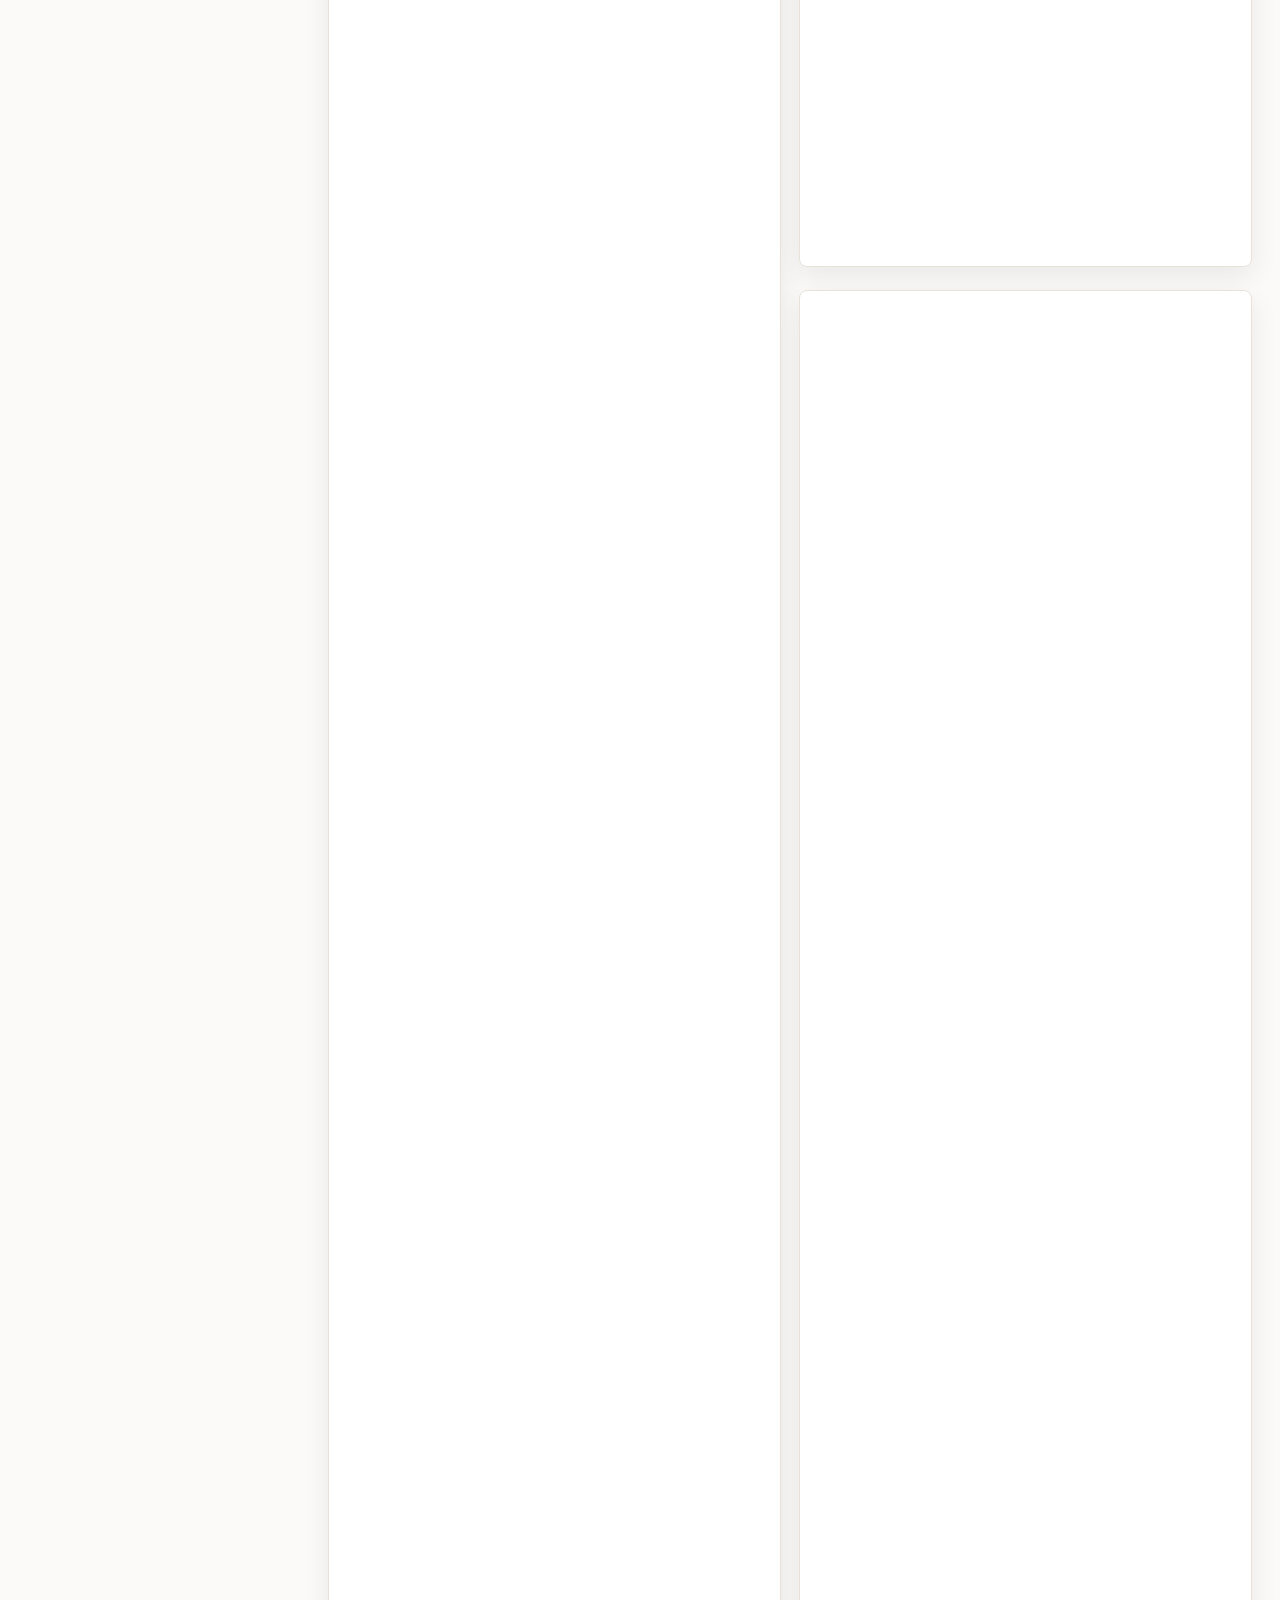
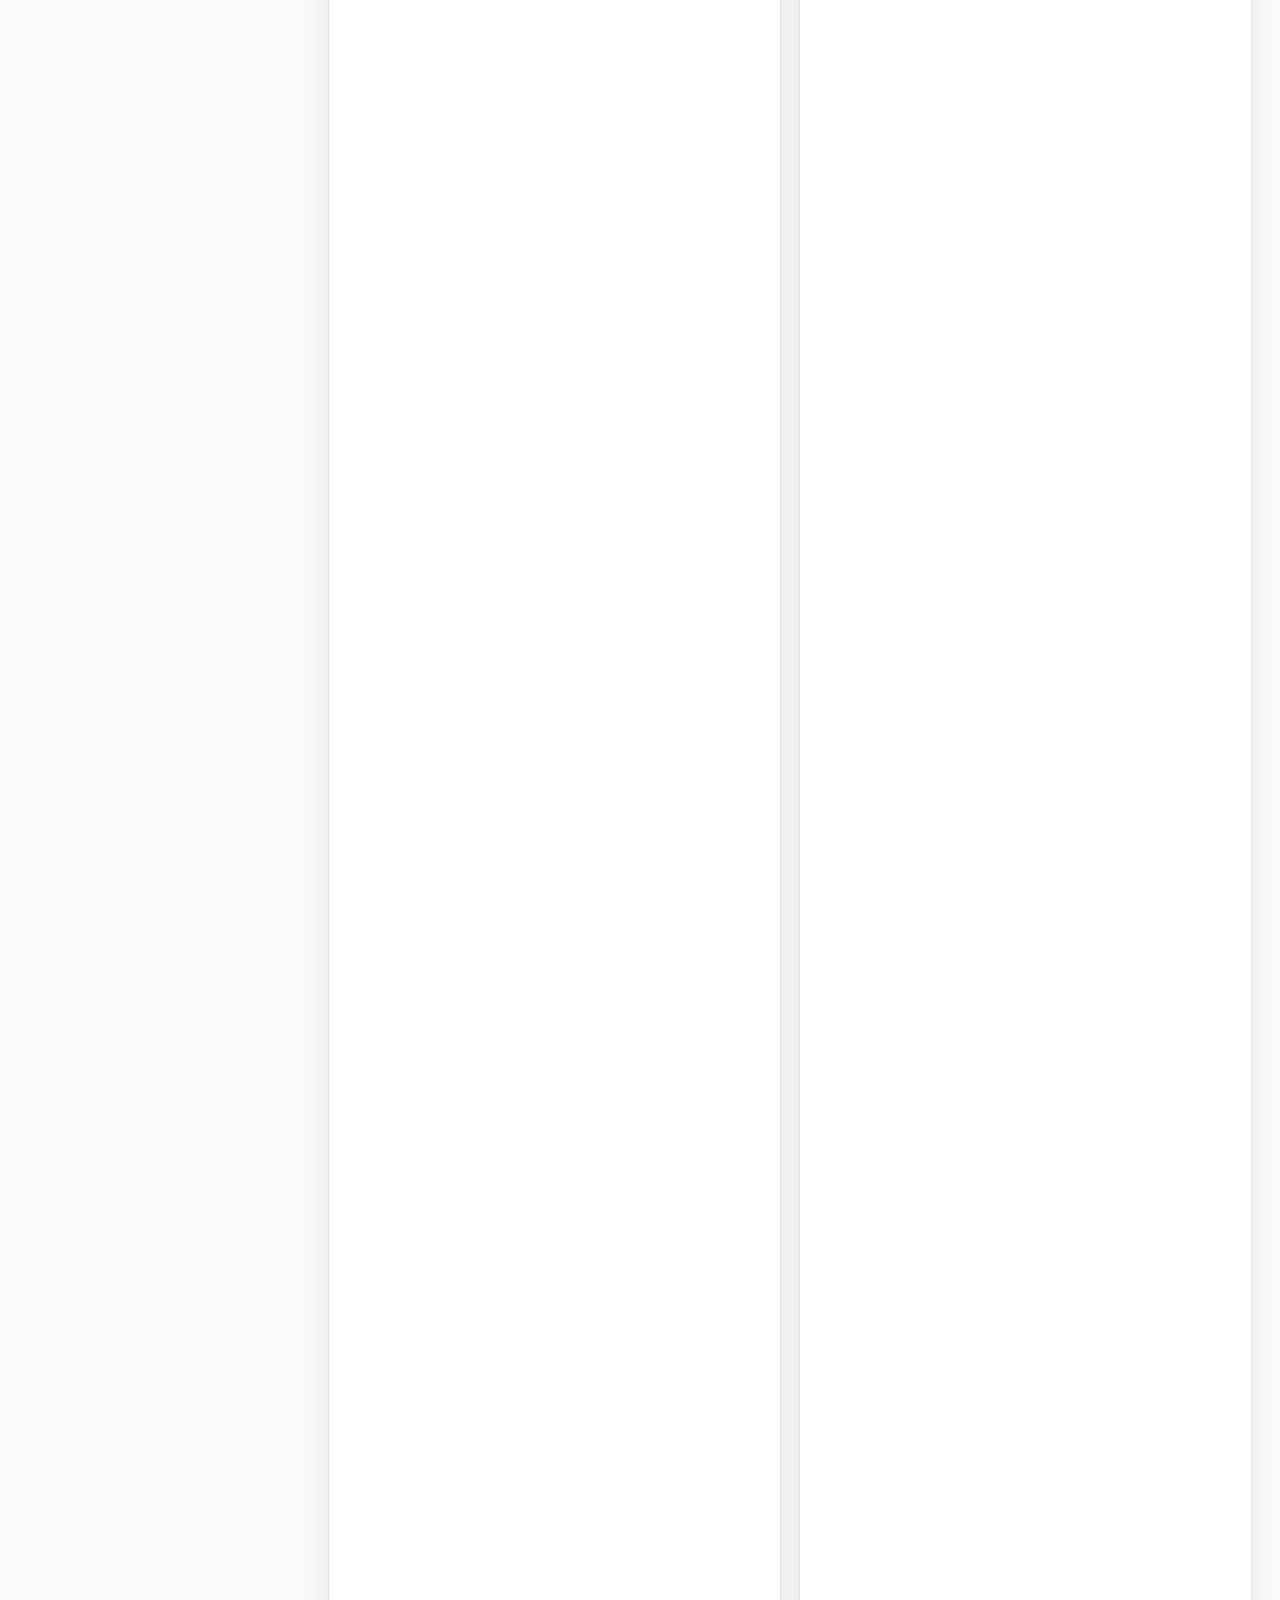
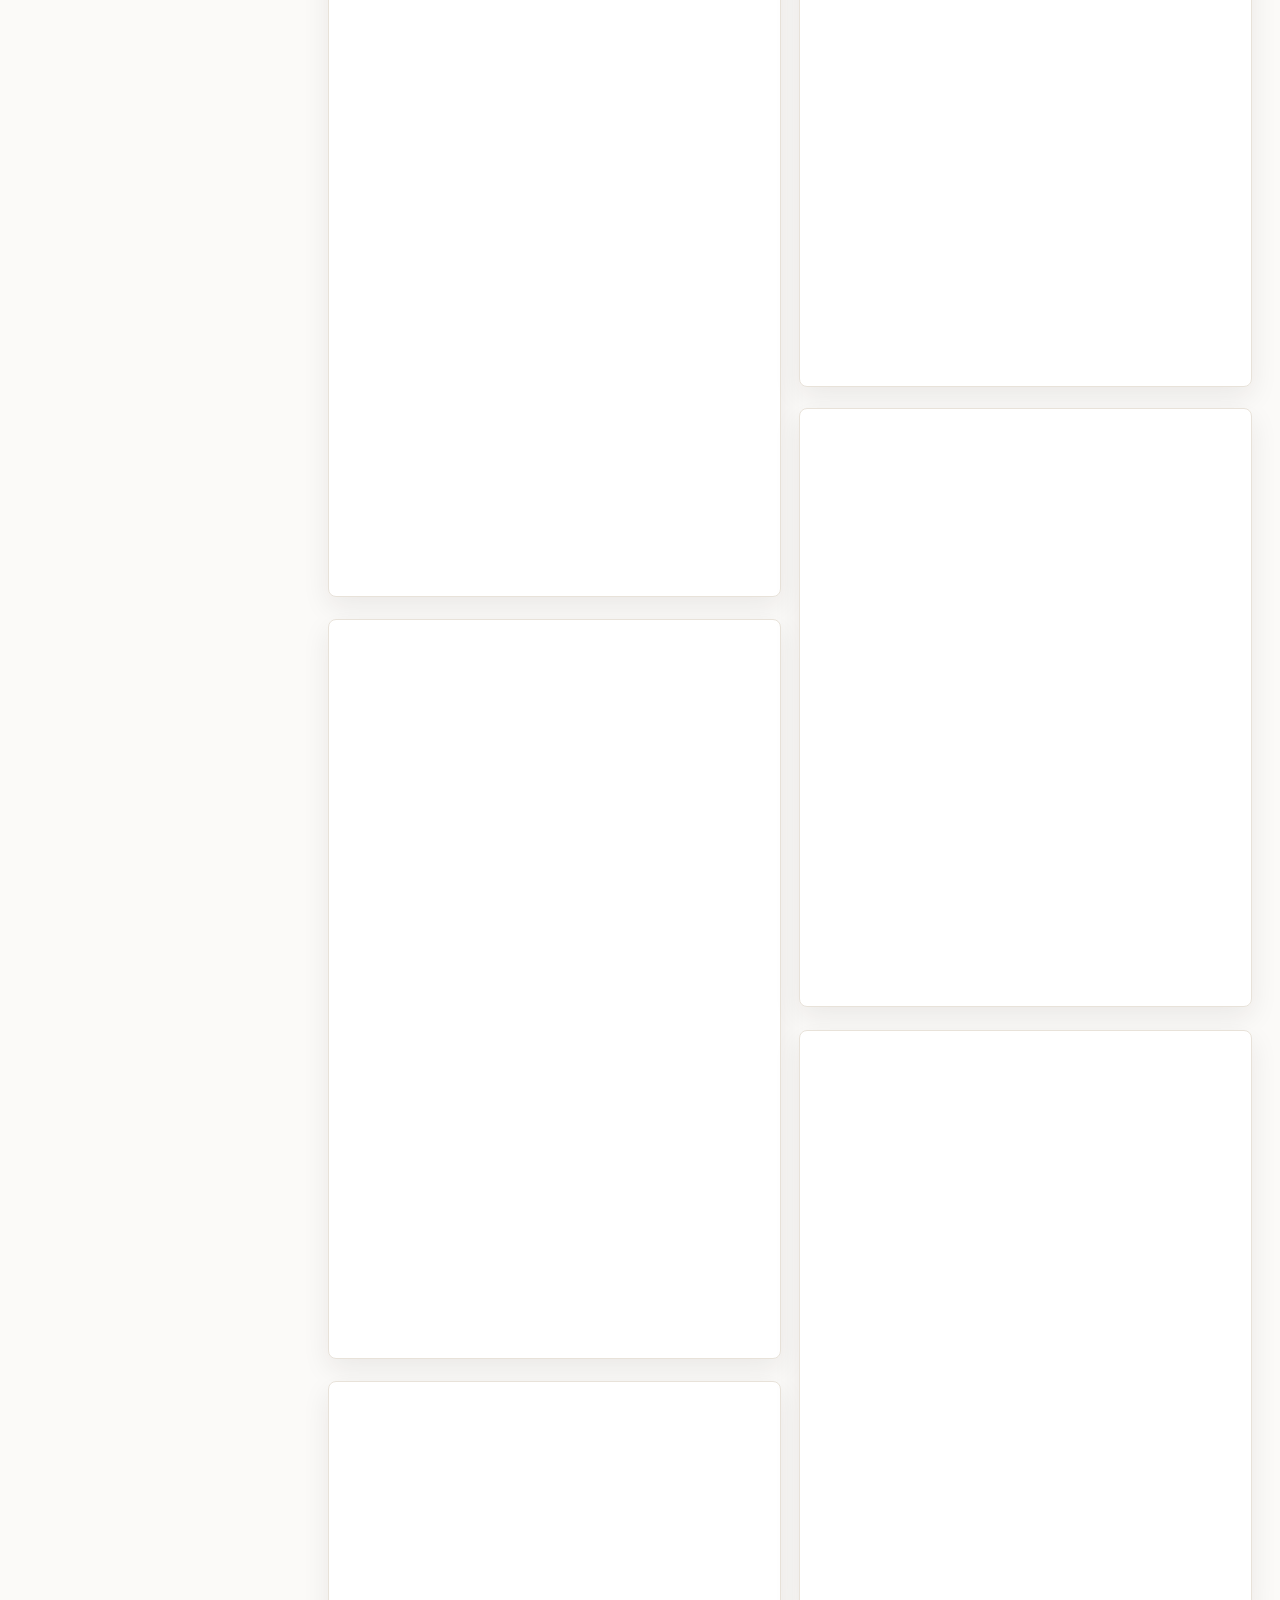
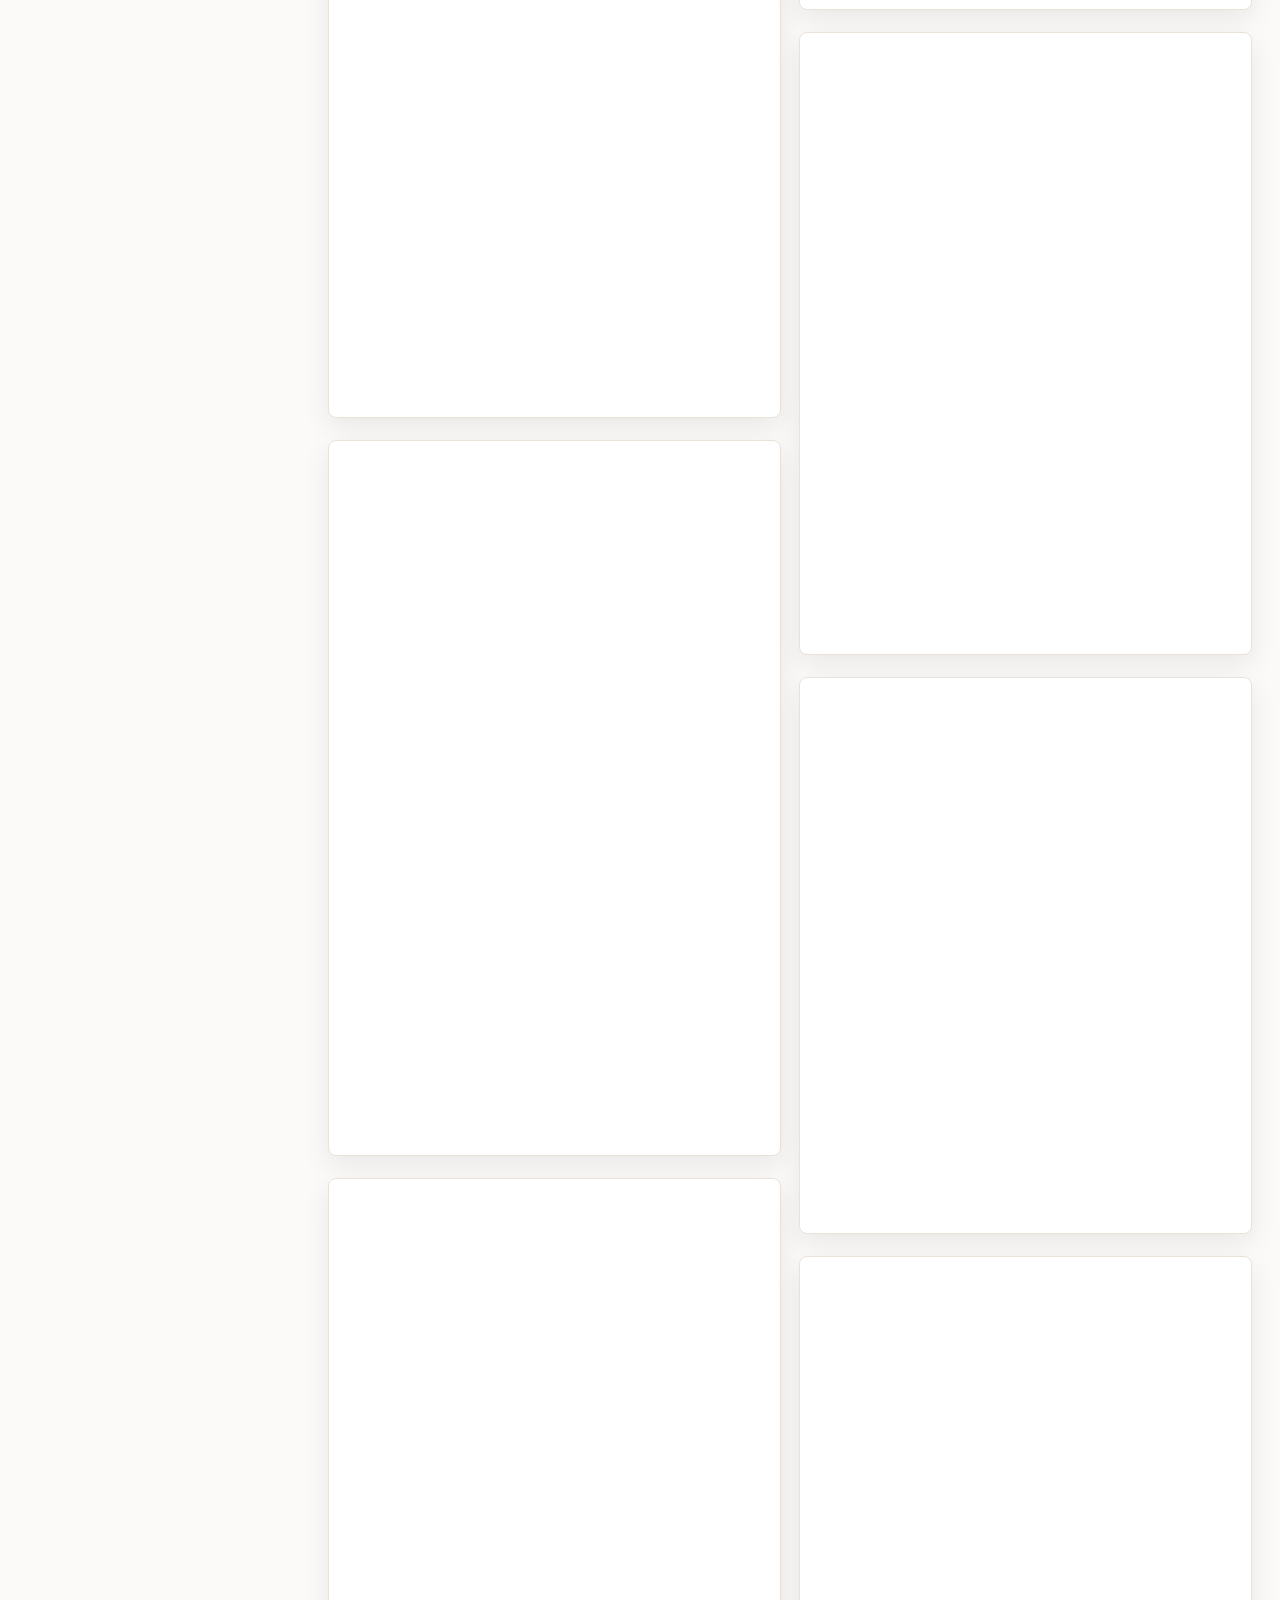
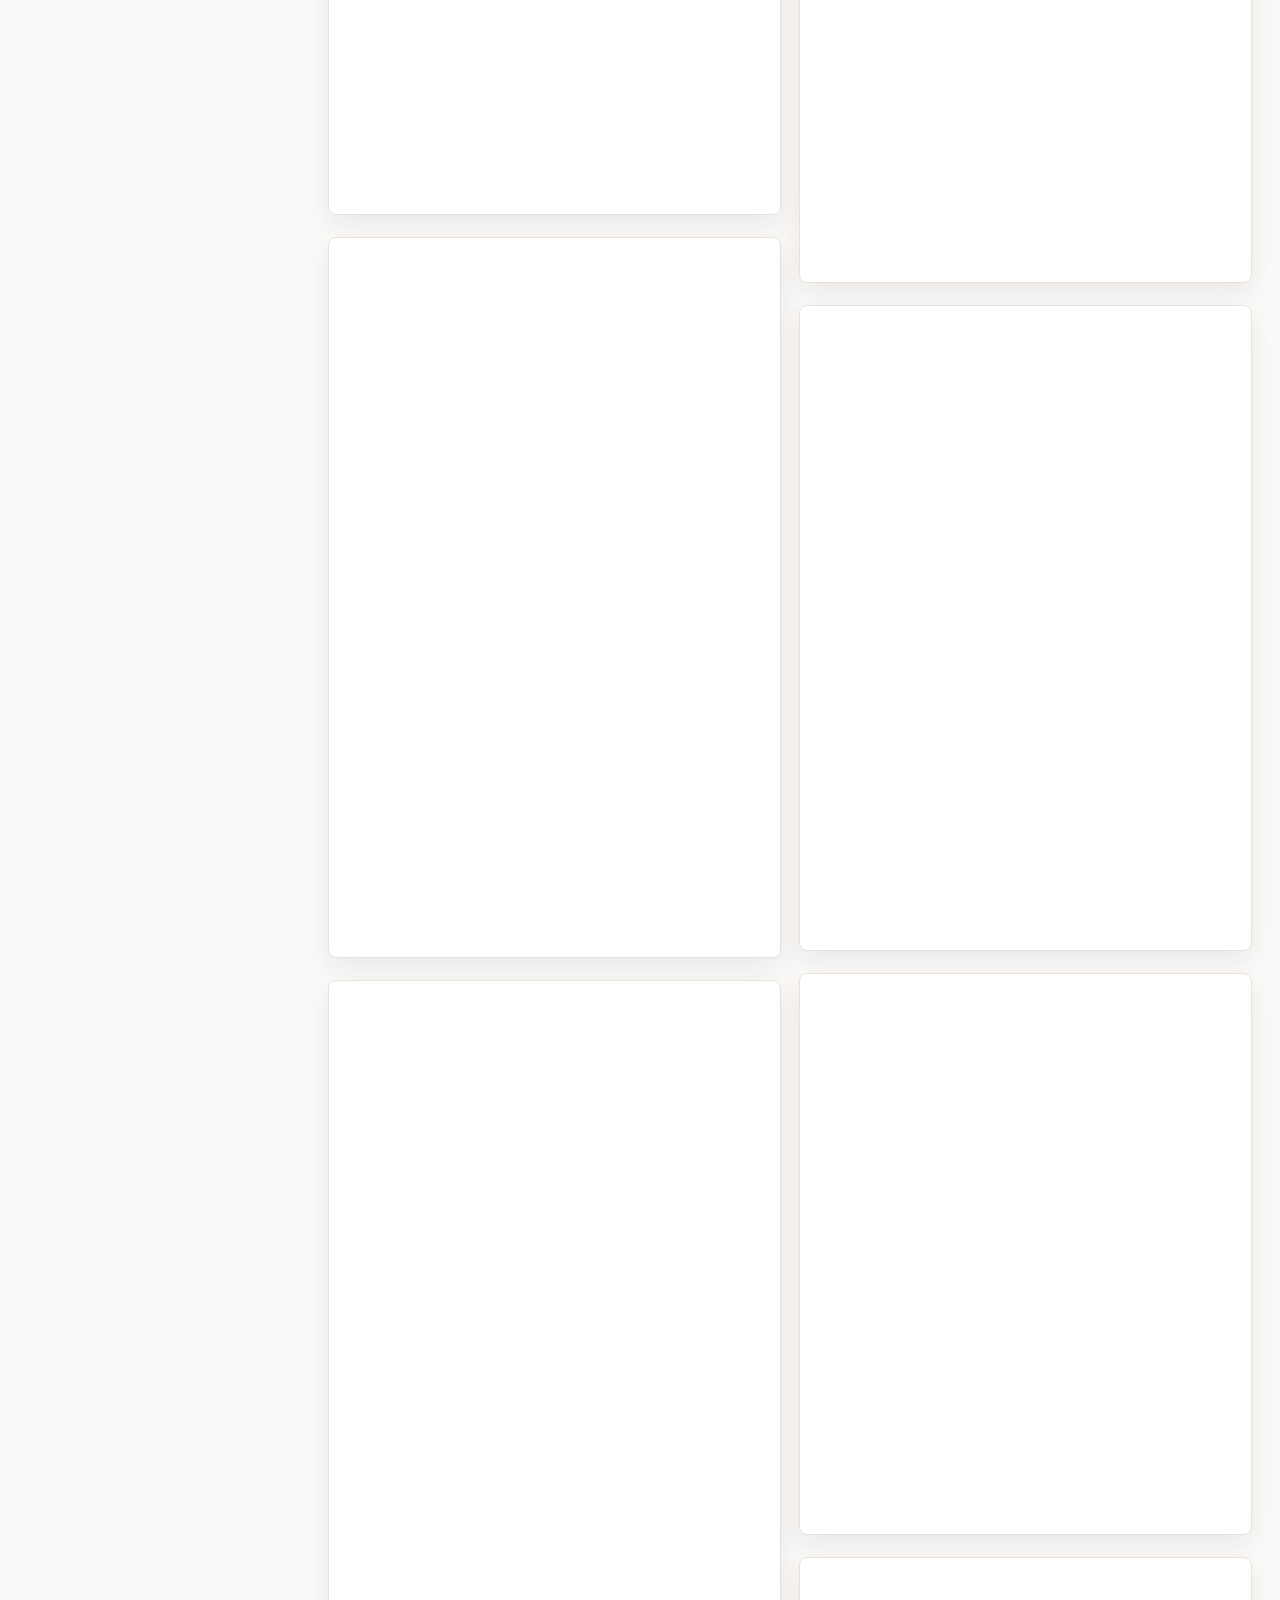
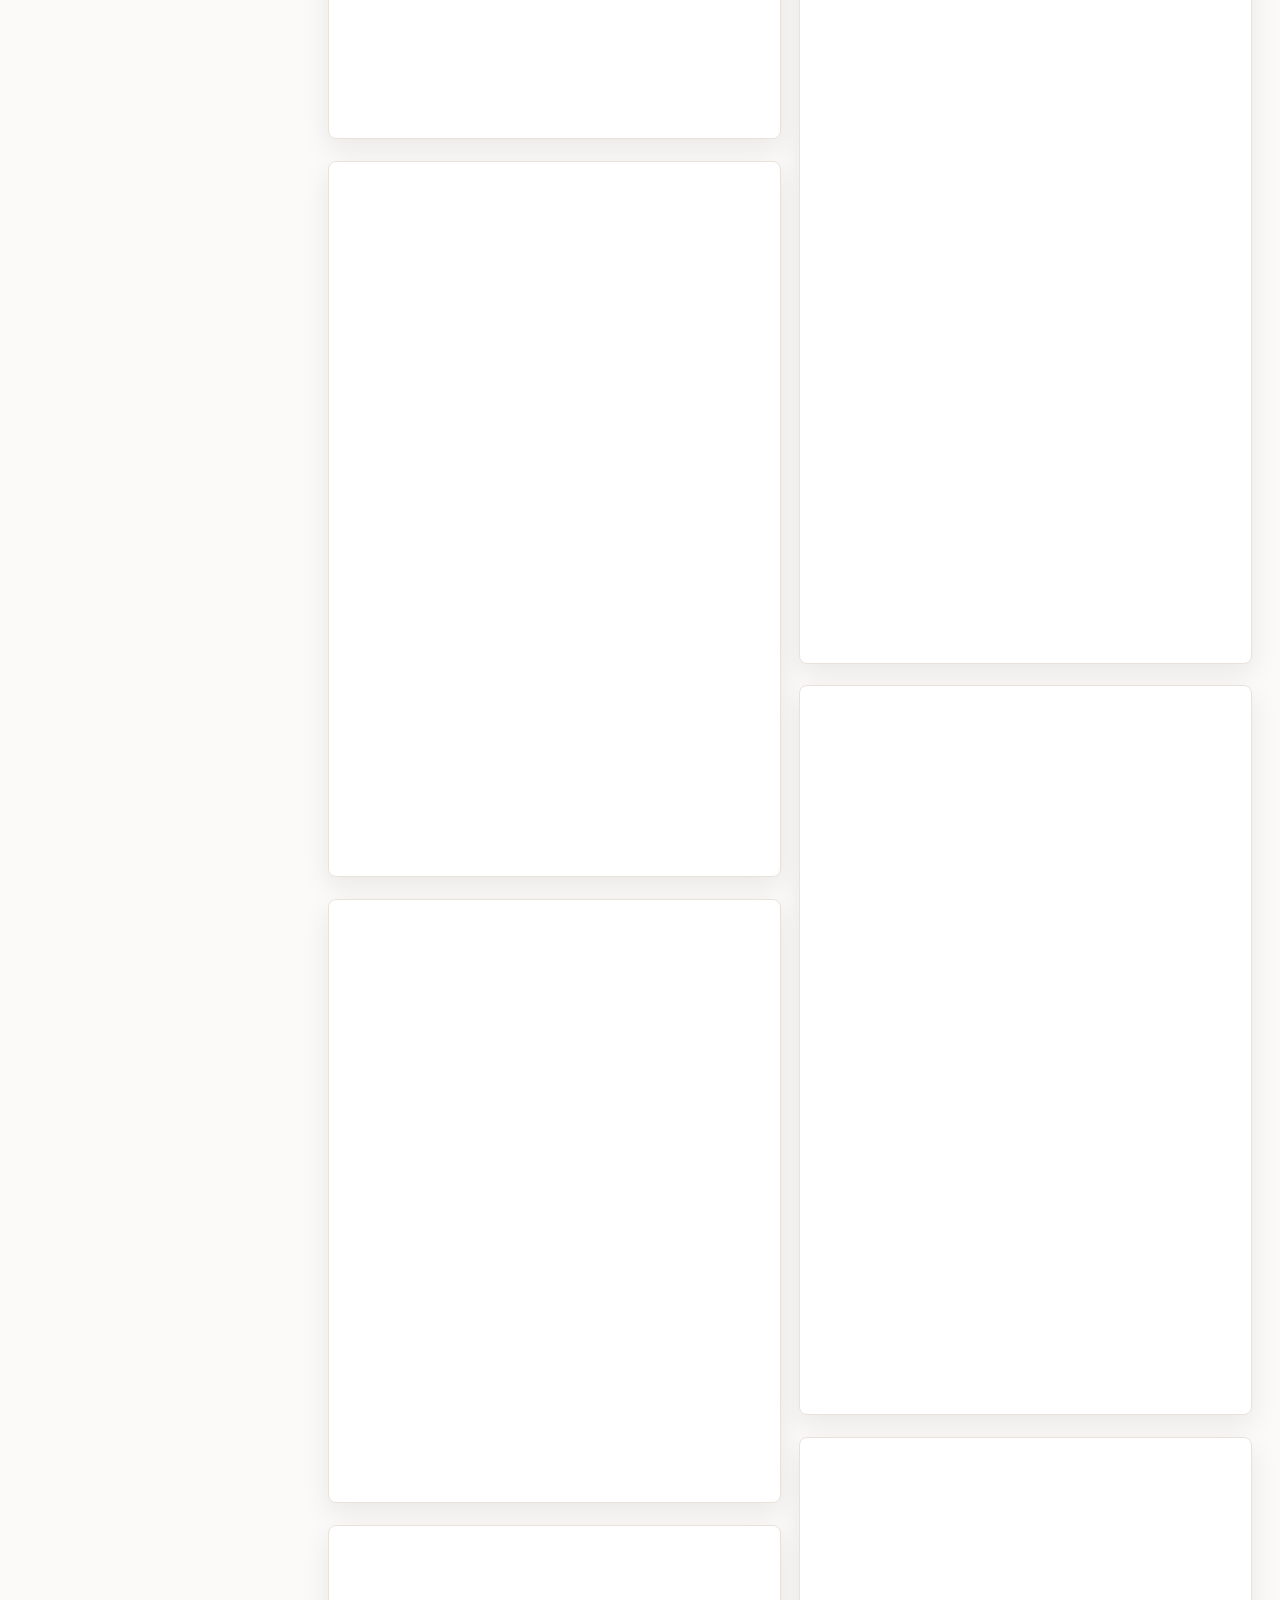
<file: case/index.html>
<!doctype html>
<html lang="zh-CN">
  <head>
    <meta charset="utf-8" />
    <meta name="viewport" content="width=device-width, initial-scale=1" />
    <link rel="icon" href="data:," />
    <title>案例库可视化</title>
    <link rel="stylesheet" href="styles.css?v=20260718-performance" />
    <link rel="stylesheet" href="../case-bridge.css?v=20260716-stable-id" />
    <script src="data.js?v=20260704-130112" defer></script>
    <script src="../case-maps/case.js?v=20260716-stable-id" defer></script>
    <script src="app.js?v=20260718-performance" defer></script>
    <script src="../case-bridge.js?v=20260716-stable-id" data-library="case" defer></script>
  </head>
  <body class="theme-notion">
    <div class="app-shell">
      <aside class="sidebar" aria-label="分类导航">
        <div class="brand-block">
          <p class="kicker">Case Notes</p>
          <h1>案例库</h1>
          <p>把案例、赛道、反常识点和强度评级做成可快速翻阅的知识卡片。</p>
        </div>
        <button type="button" class="tree-root active" data-reset-filter>
          <span>全部案例</span>
          <strong id="totalCount">0</strong>
        </button>
        <div id="categoryTree" class="category-tree"></div>
      </aside>

      <main class="main">
        <header class="toolbar">
          <div class="toolbar-title">
            <p>Notion Style</p>
            <h2>案例洞察档案</h2>
          </div>
          <div class="tools">
            <label class="search-box">
              <span>搜索</span>
              <input id="searchInput" type="search" placeholder="输入案例、分类或核心字段" autocomplete="off" />
            </label>
            <label>
              <span>大分类</span>
              <select id="categoryFilter"></select>
            </label>
            <label>
              <span>细分赛道</span>
              <select id="subcategoryFilter"></select>
            </label>
            <label>
              <span>时间</span>
              <select id="sortSelect">
                <option value="desc">最新在前</option>
                <option value="asc">最旧在前</option>
              </select>
            </label>
            <div class="view-switch" aria-label="视图模式">
              <span>视图</span>
              <button id="viewModeToggle" class="view-mode-toggle" type="button" aria-pressed="false">
                <b data-mode-label>分组模式</b>
                <small>切换合并</small>
              </button>
            </div>
          </div>
        </header>

        <section class="focus-strip" aria-label="重点字段切换">
          <div>
            <p>Focus</p>
            <h3>优先扫哪一列</h3>
          </div>
          <div id="focusControl" class="focus-control">
            <button type="button" data-focus-field="行业/赛道">行业/赛道</button>
            <button type="button" data-focus-field="核心反常识点">核心反常识点</button>
            <button type="button" data-focus-field="壁垒强度评级">壁垒强度评级</button>
            <button type="button" data-focus-field="案例来源(文件地址/文章链接)">案例来源</button>
          </div>
        </section>

        <section class="result-bar" aria-live="polite">
          <span id="resultInfo">正在加载...</span>
          <button type="button" id="clearButton">清空筛选</button>
        </section>

        <section id="cardGrid" class="card-grid" aria-label="案例卡片"></section>
        <div id="emptyState" class="empty-state" hidden>没有匹配结果</div>
        <div id="errorState" class="empty-state error-state" hidden>
          <strong>数据加载失败</strong>
          <p id="errorMessage"></p>
        </div>
        <div class="load-more-wrap">
          <button type="button" id="loadMoreButton">加载更多</button>
        </div>
      </main>
    </div>
    <noscript>这个页面需要启用 JavaScript。</noscript>
  </body>
</html>
</file>
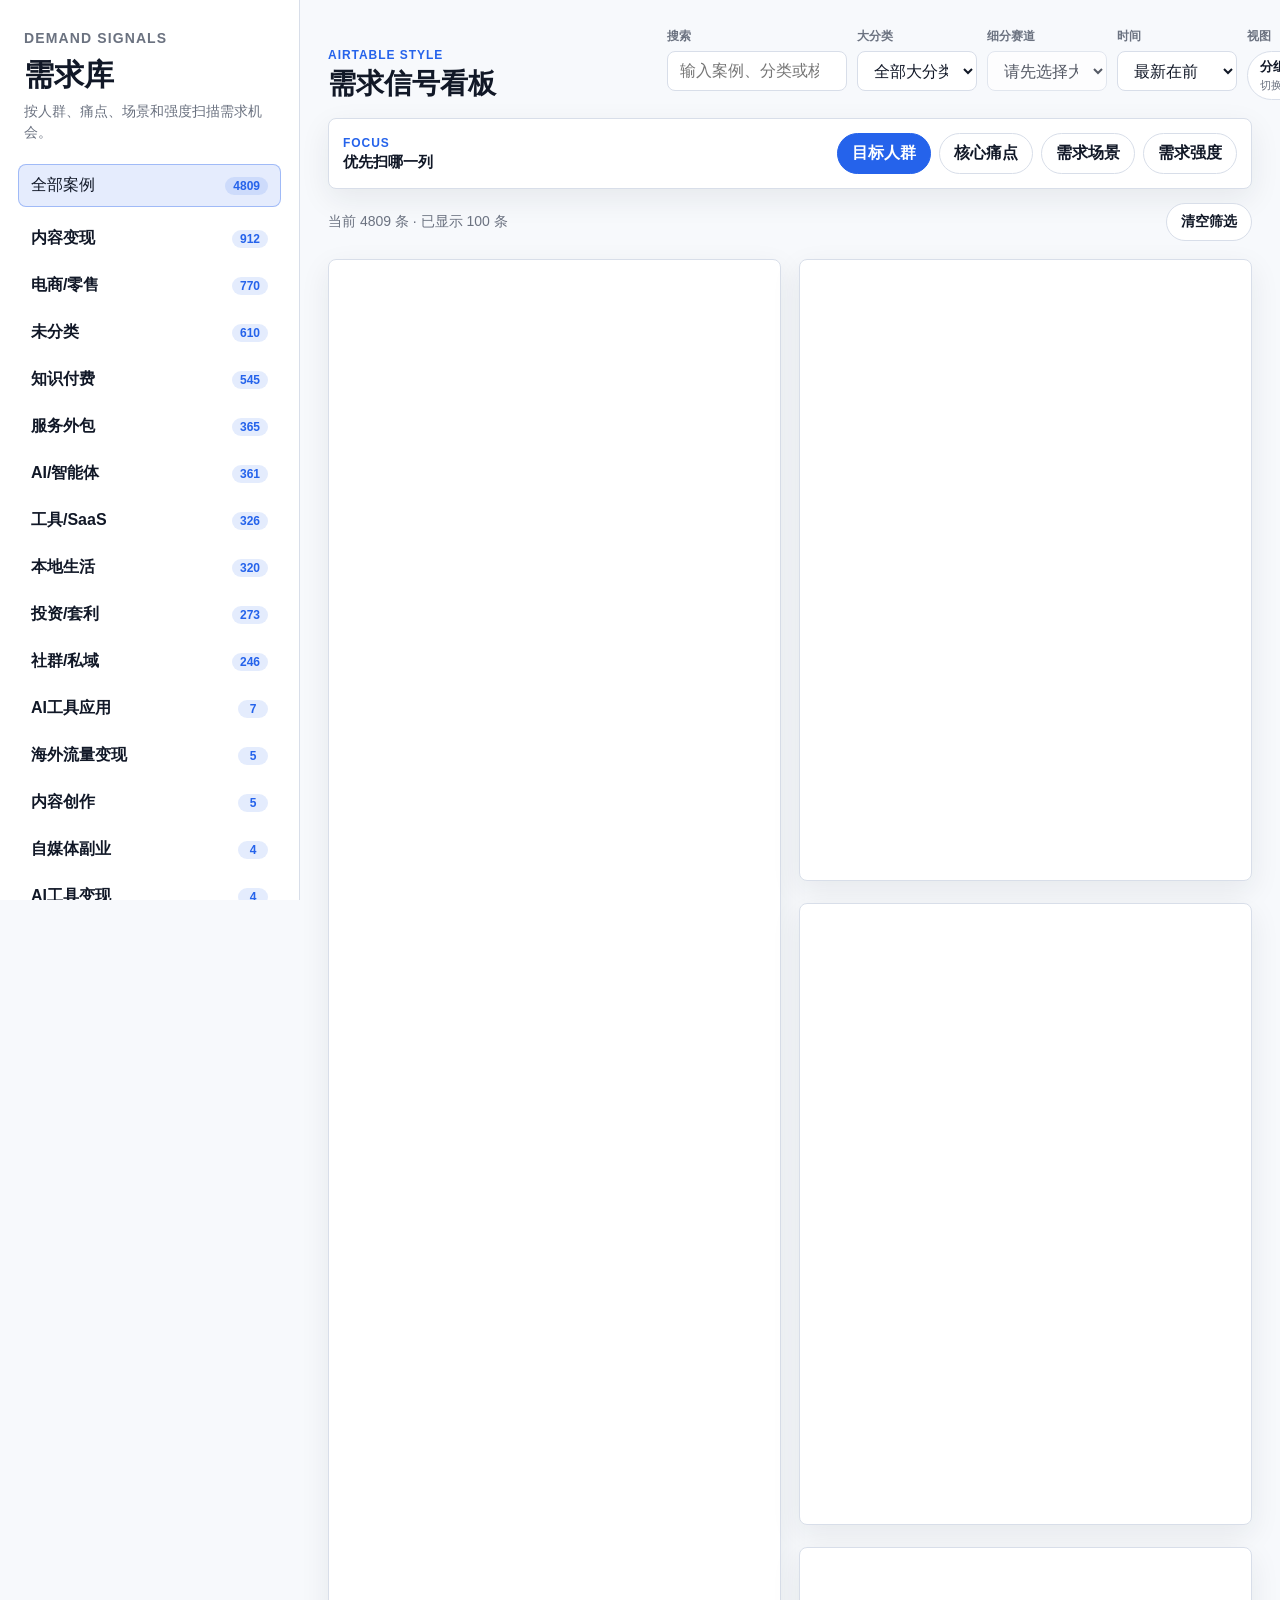
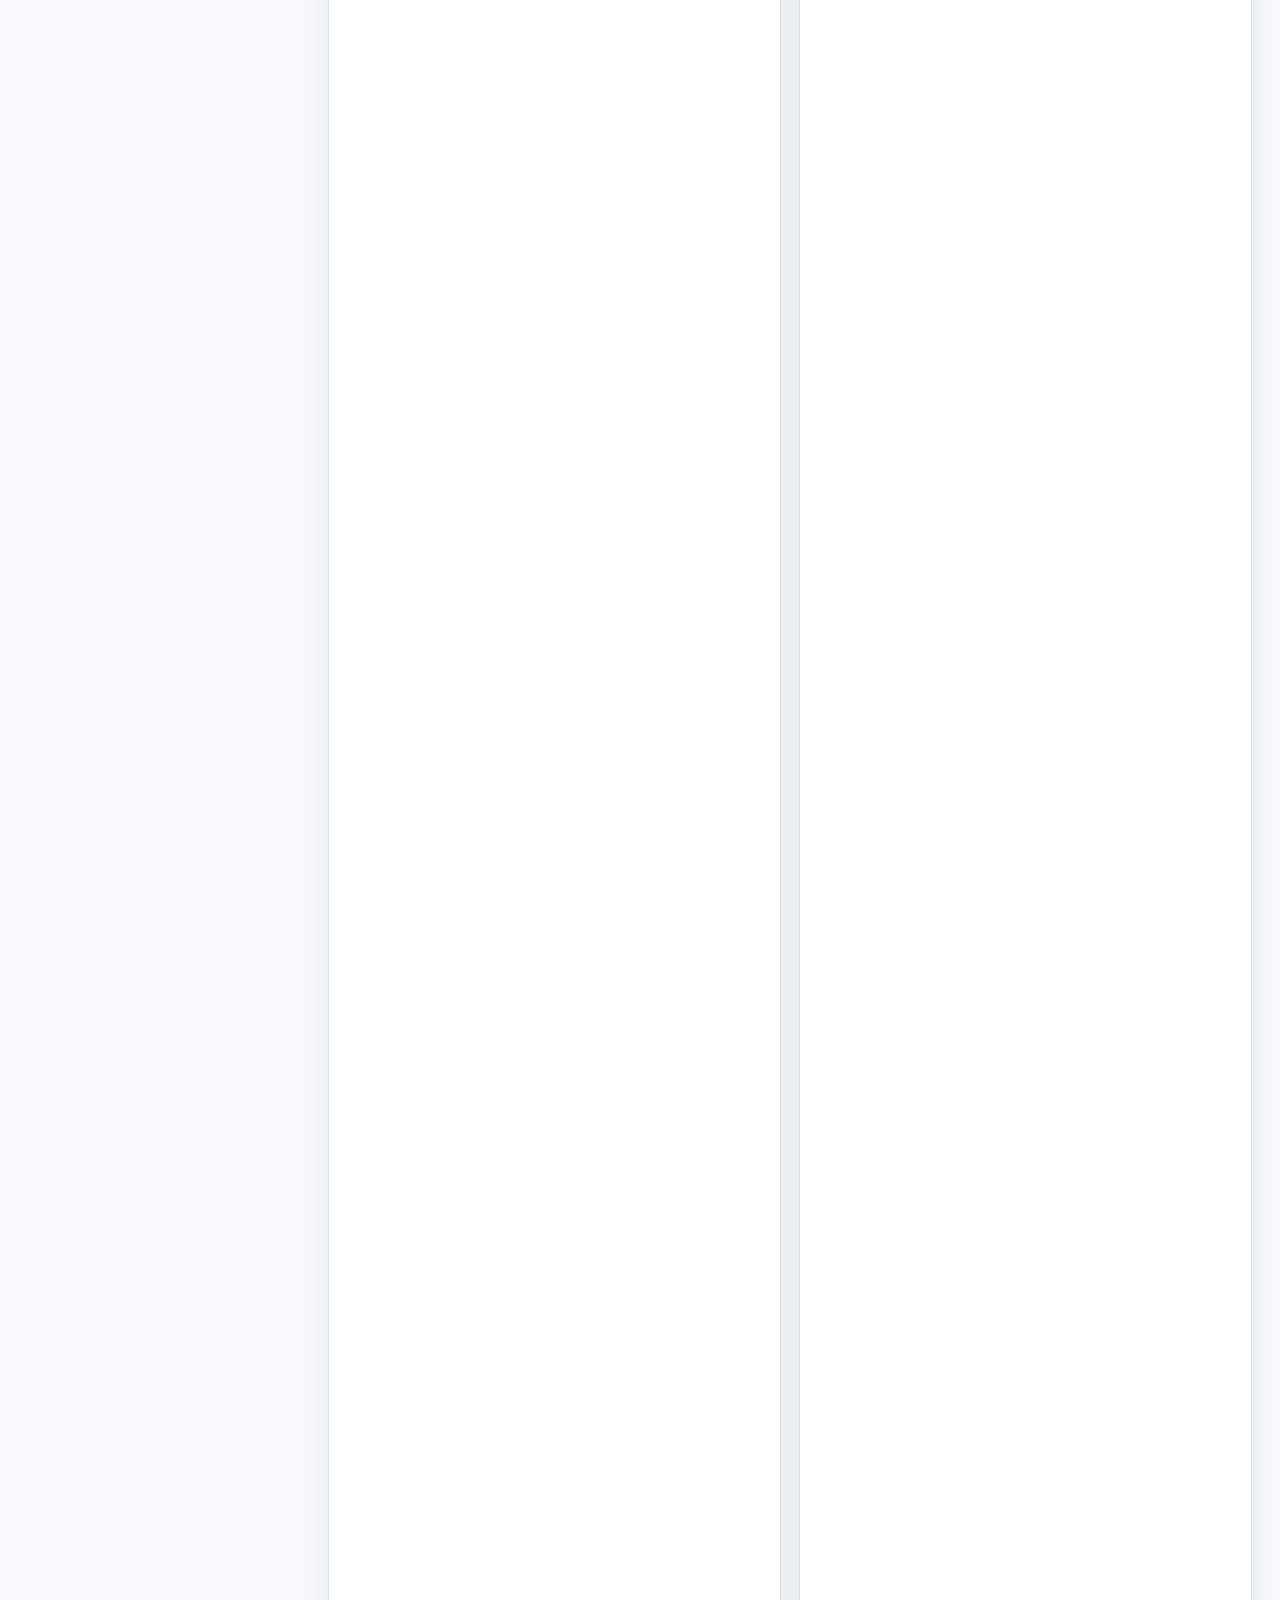
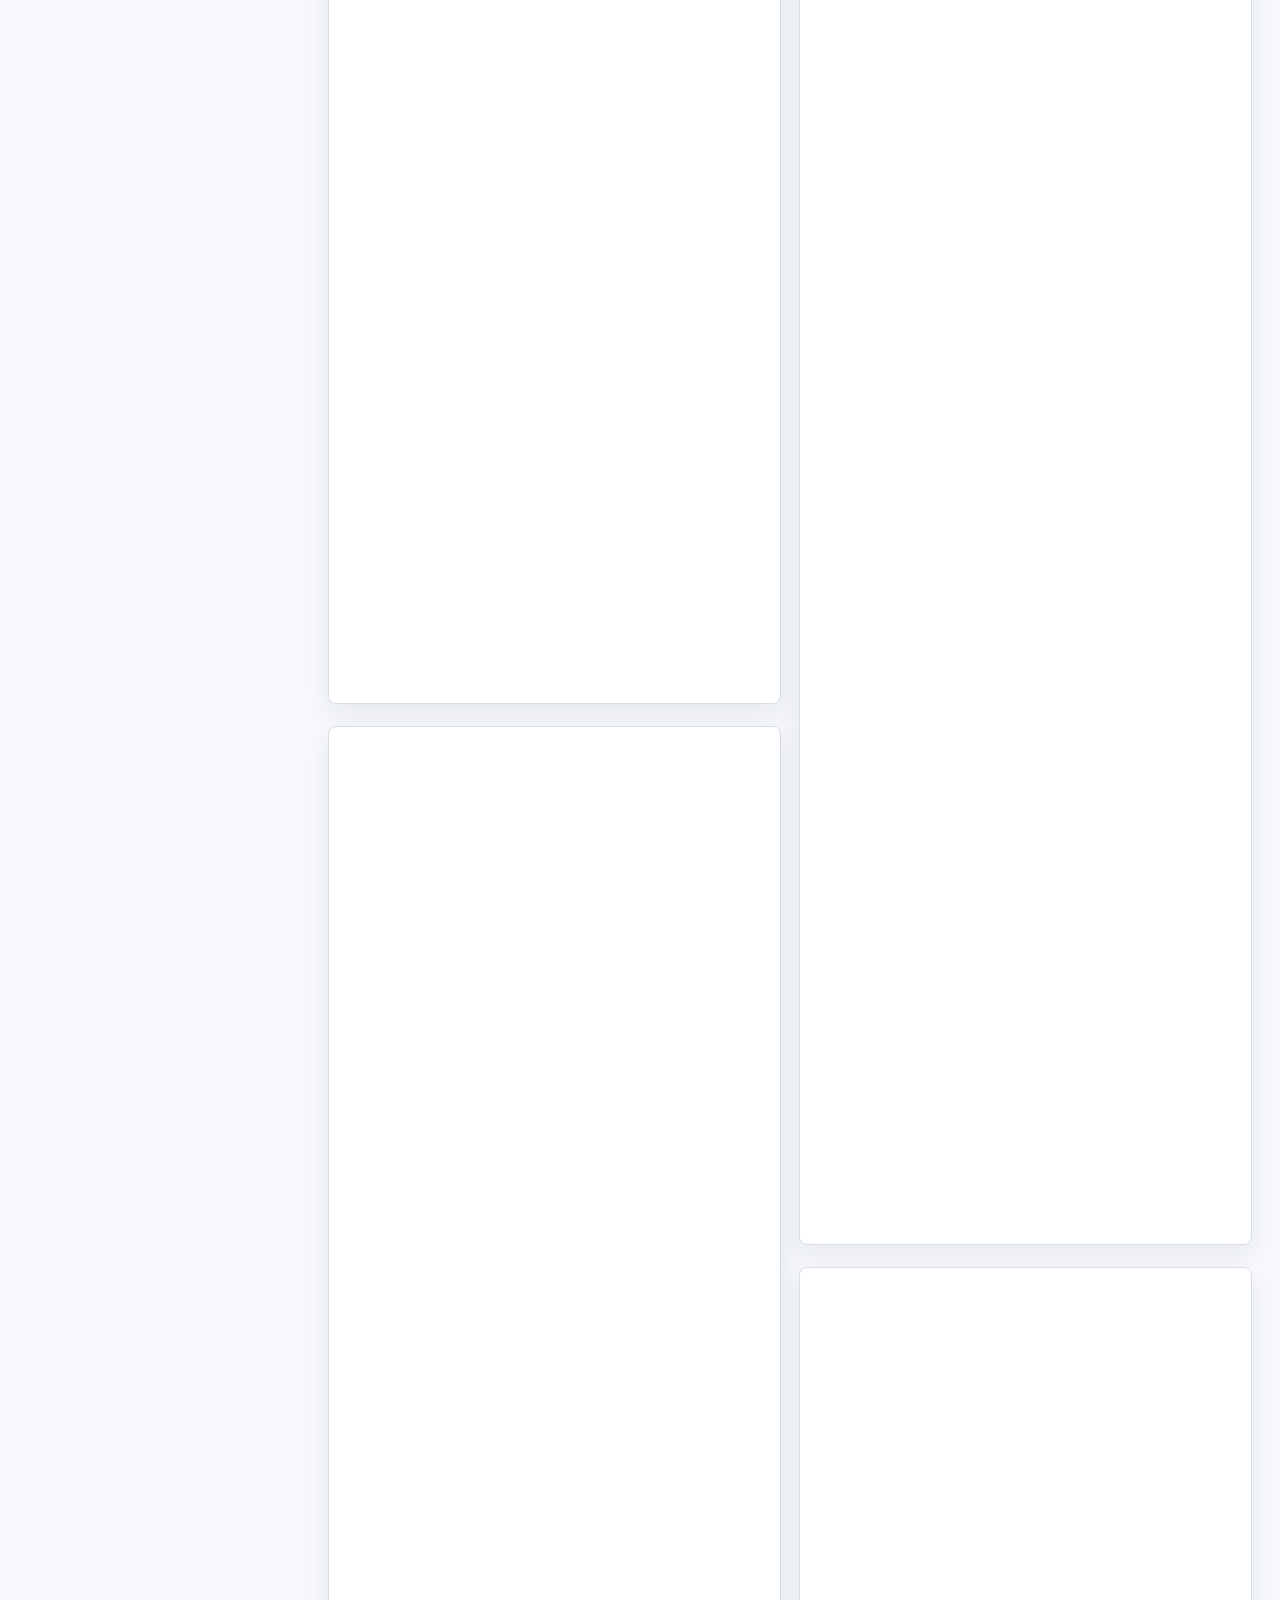
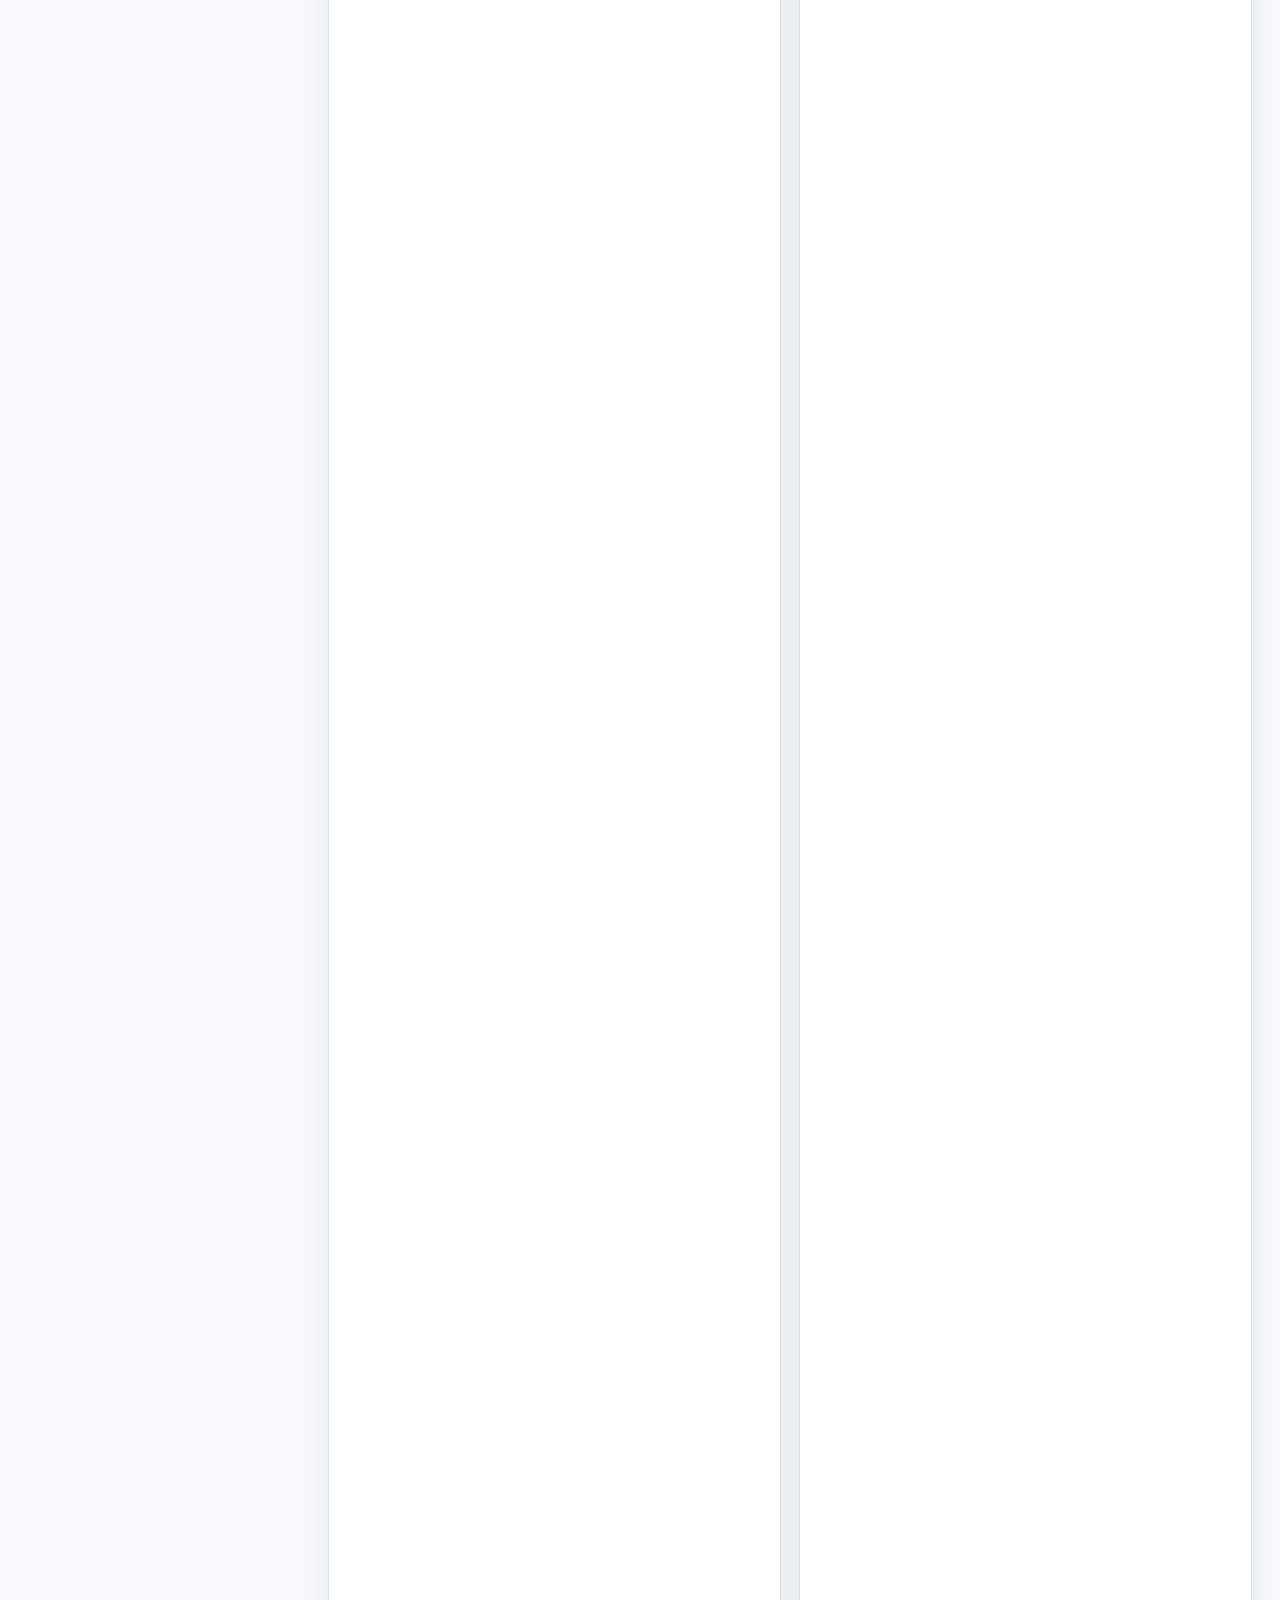
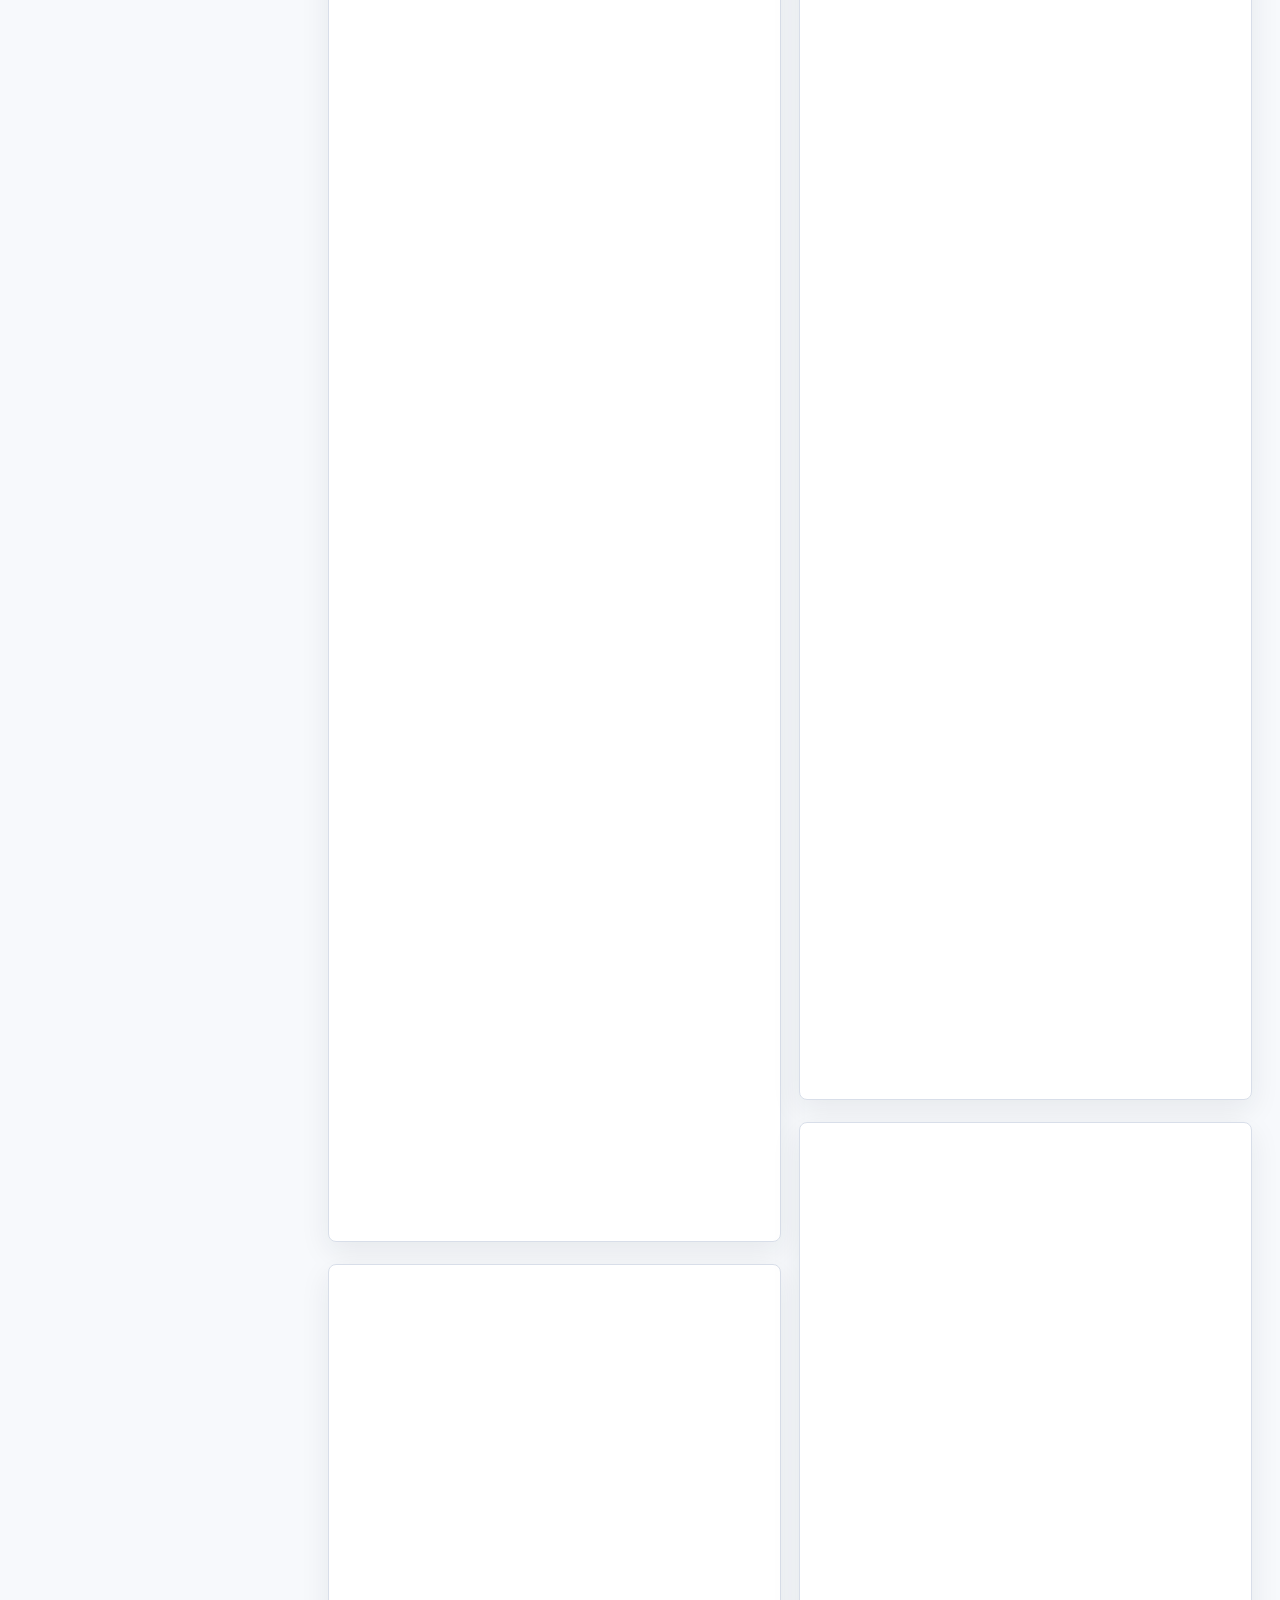
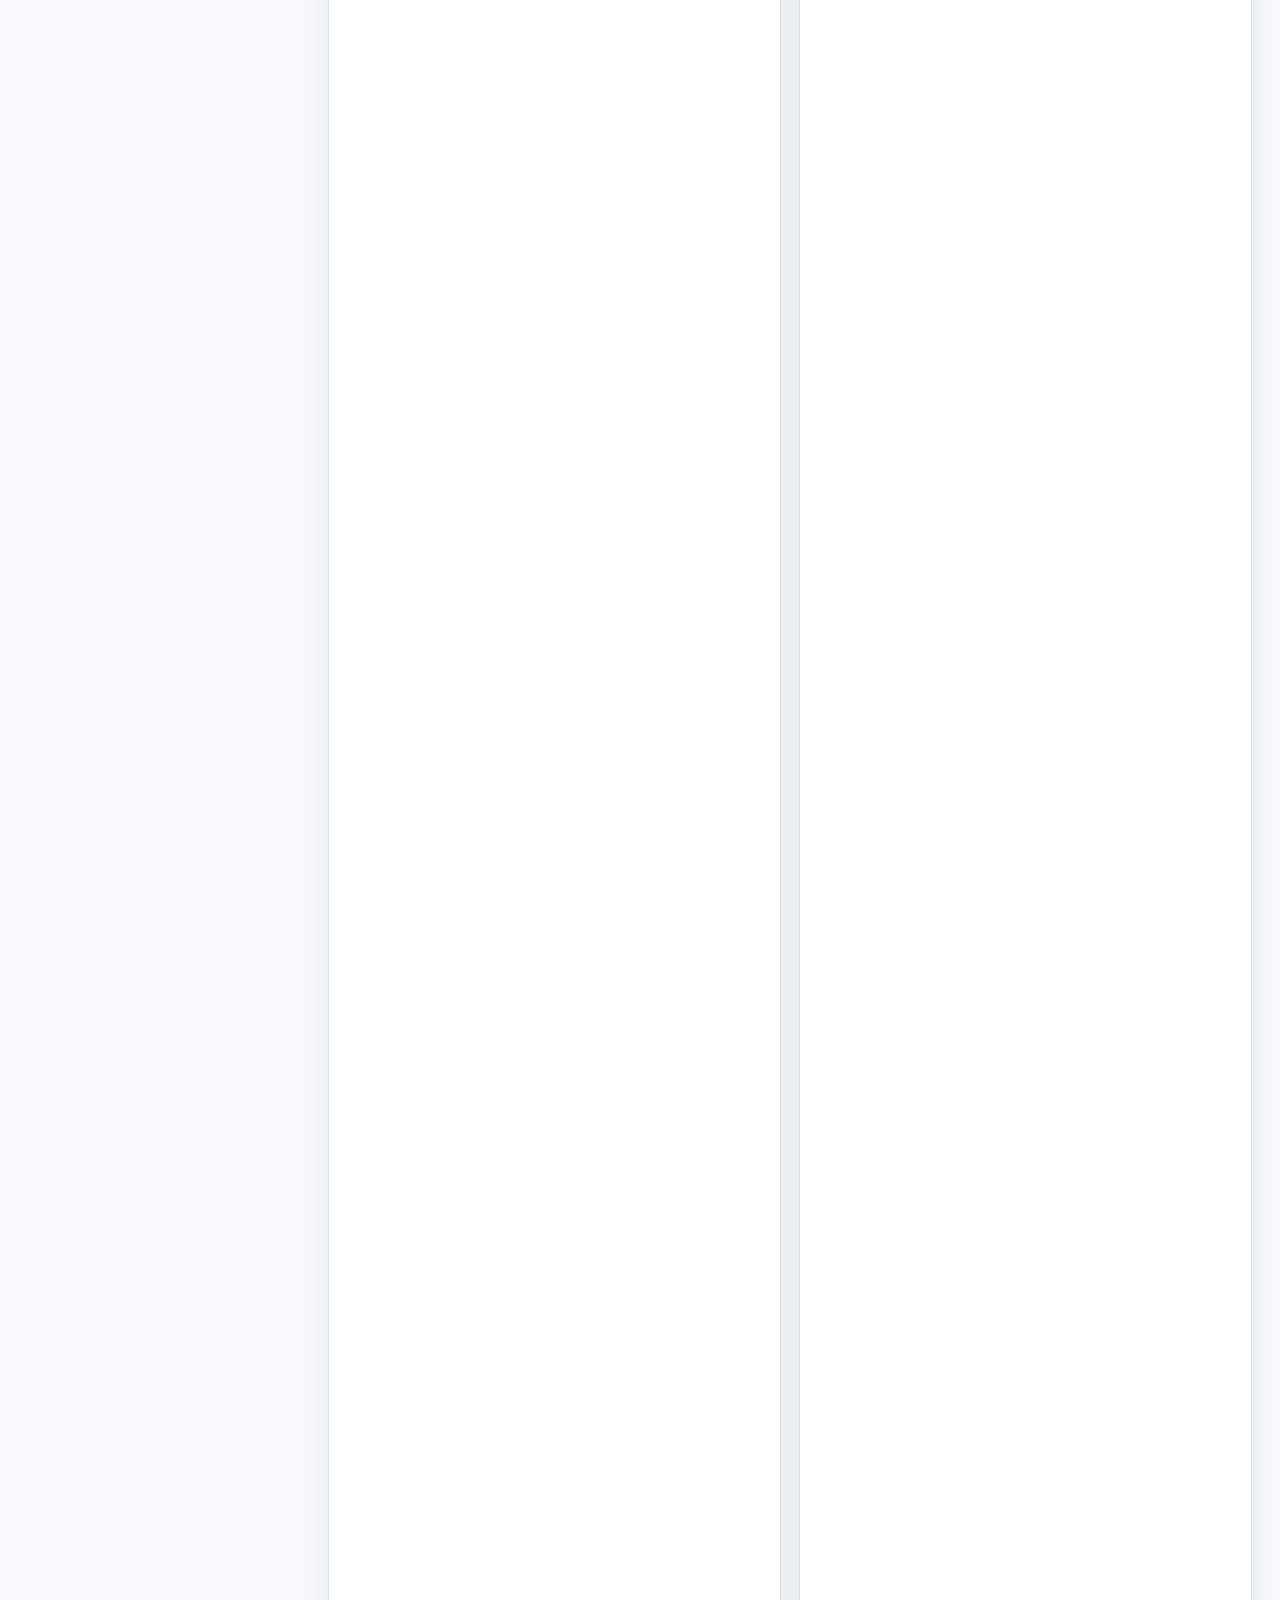
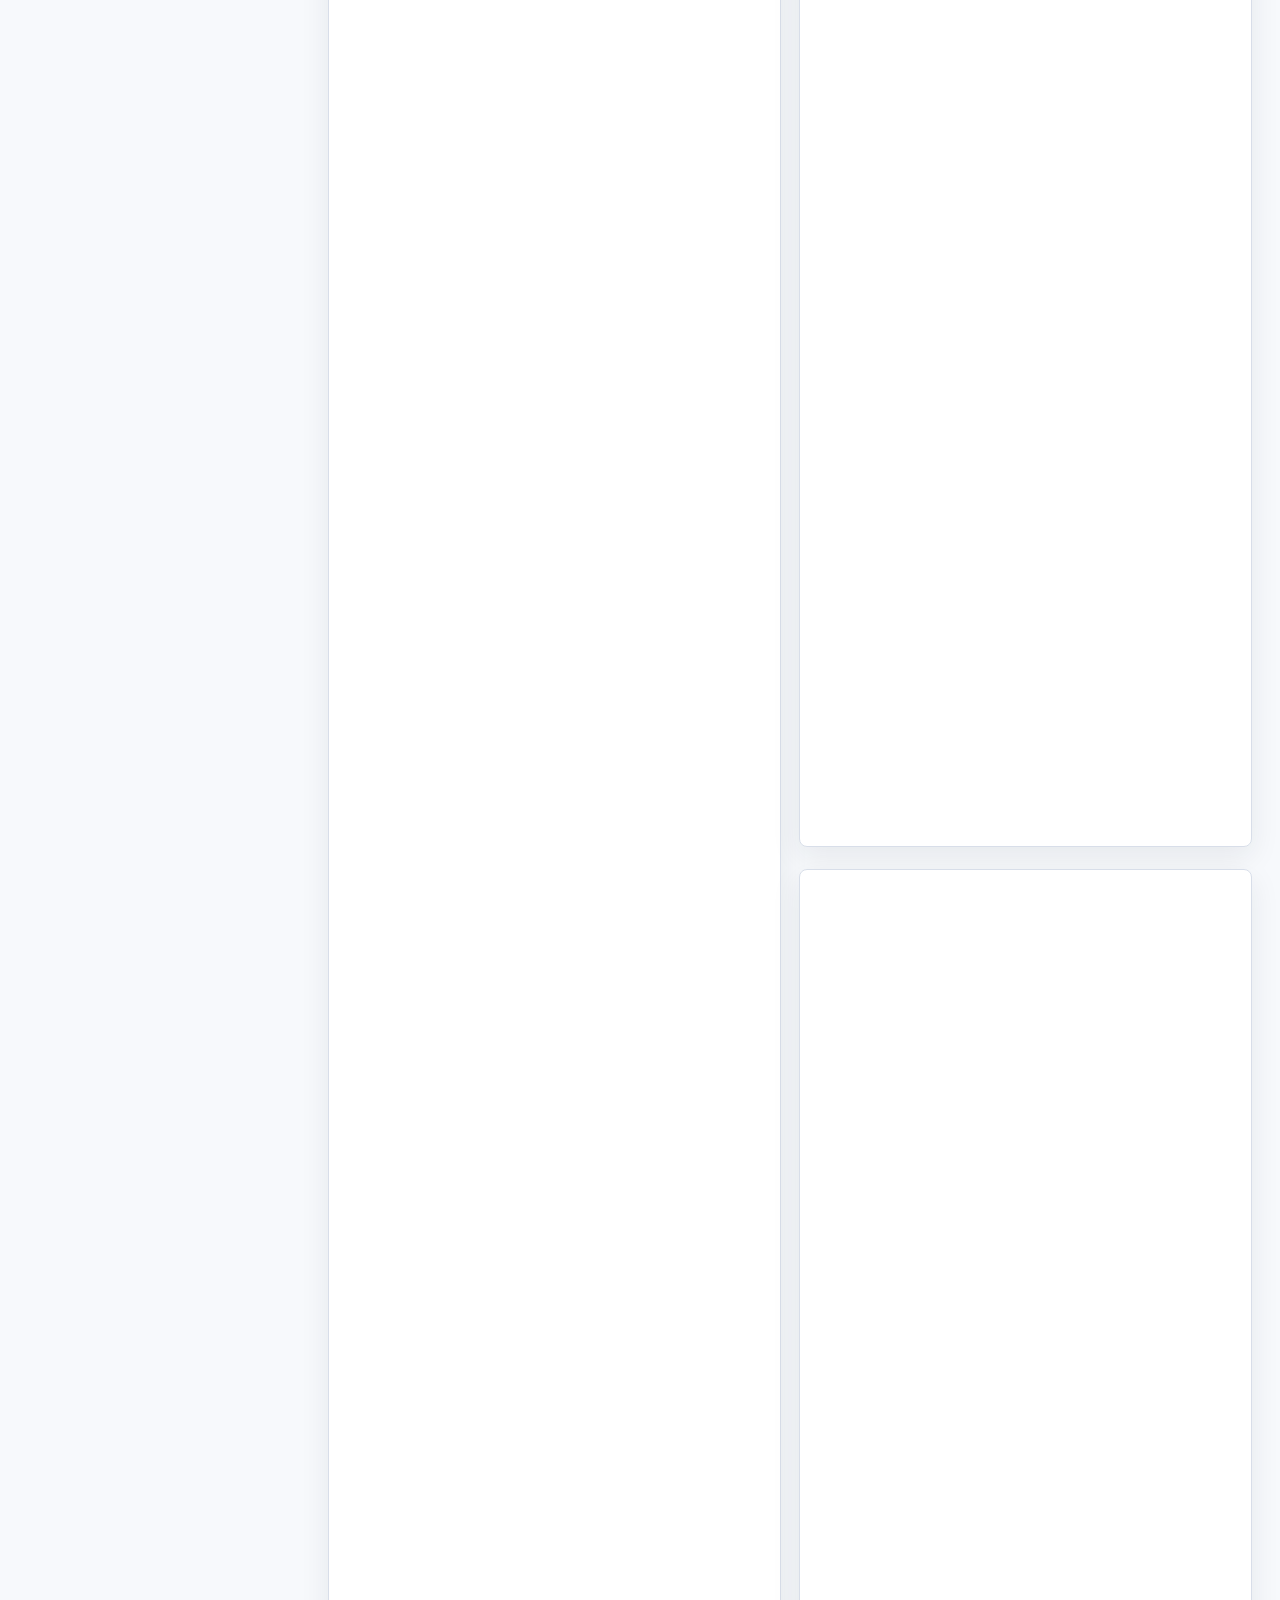
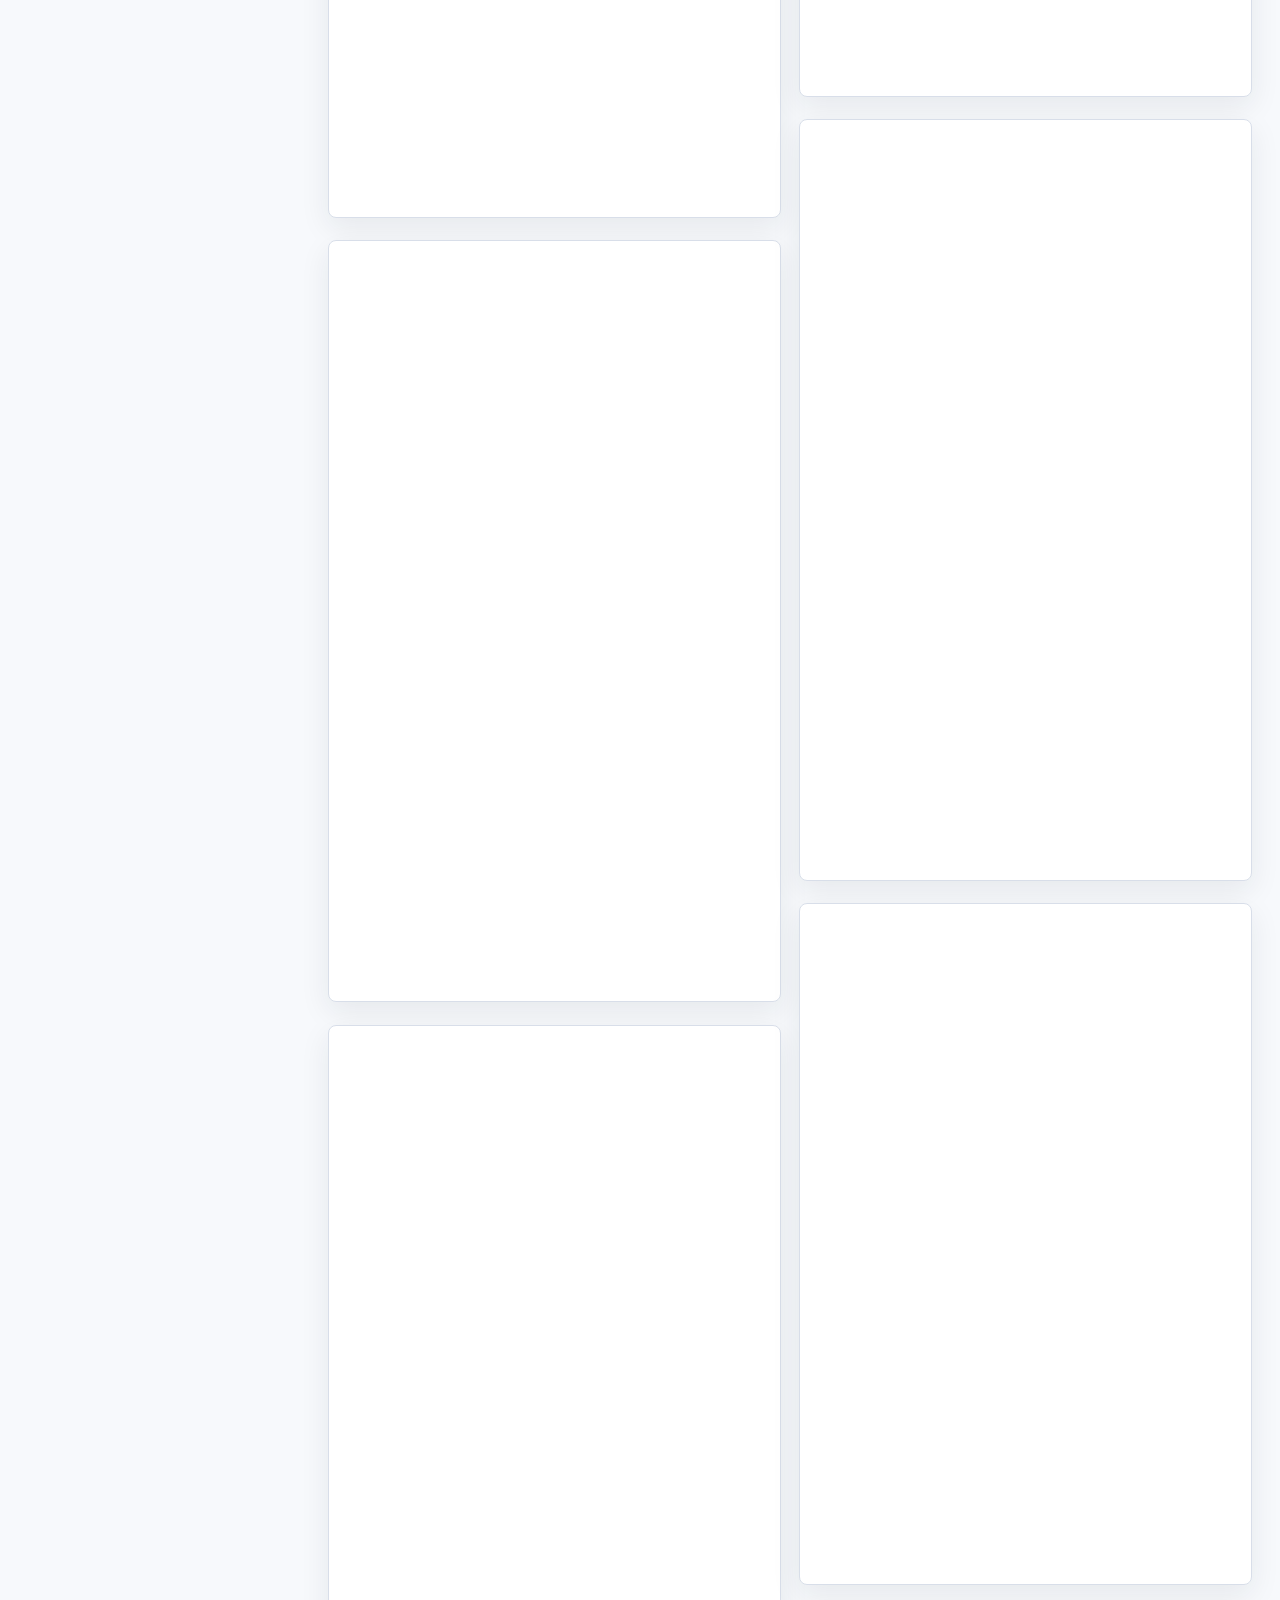
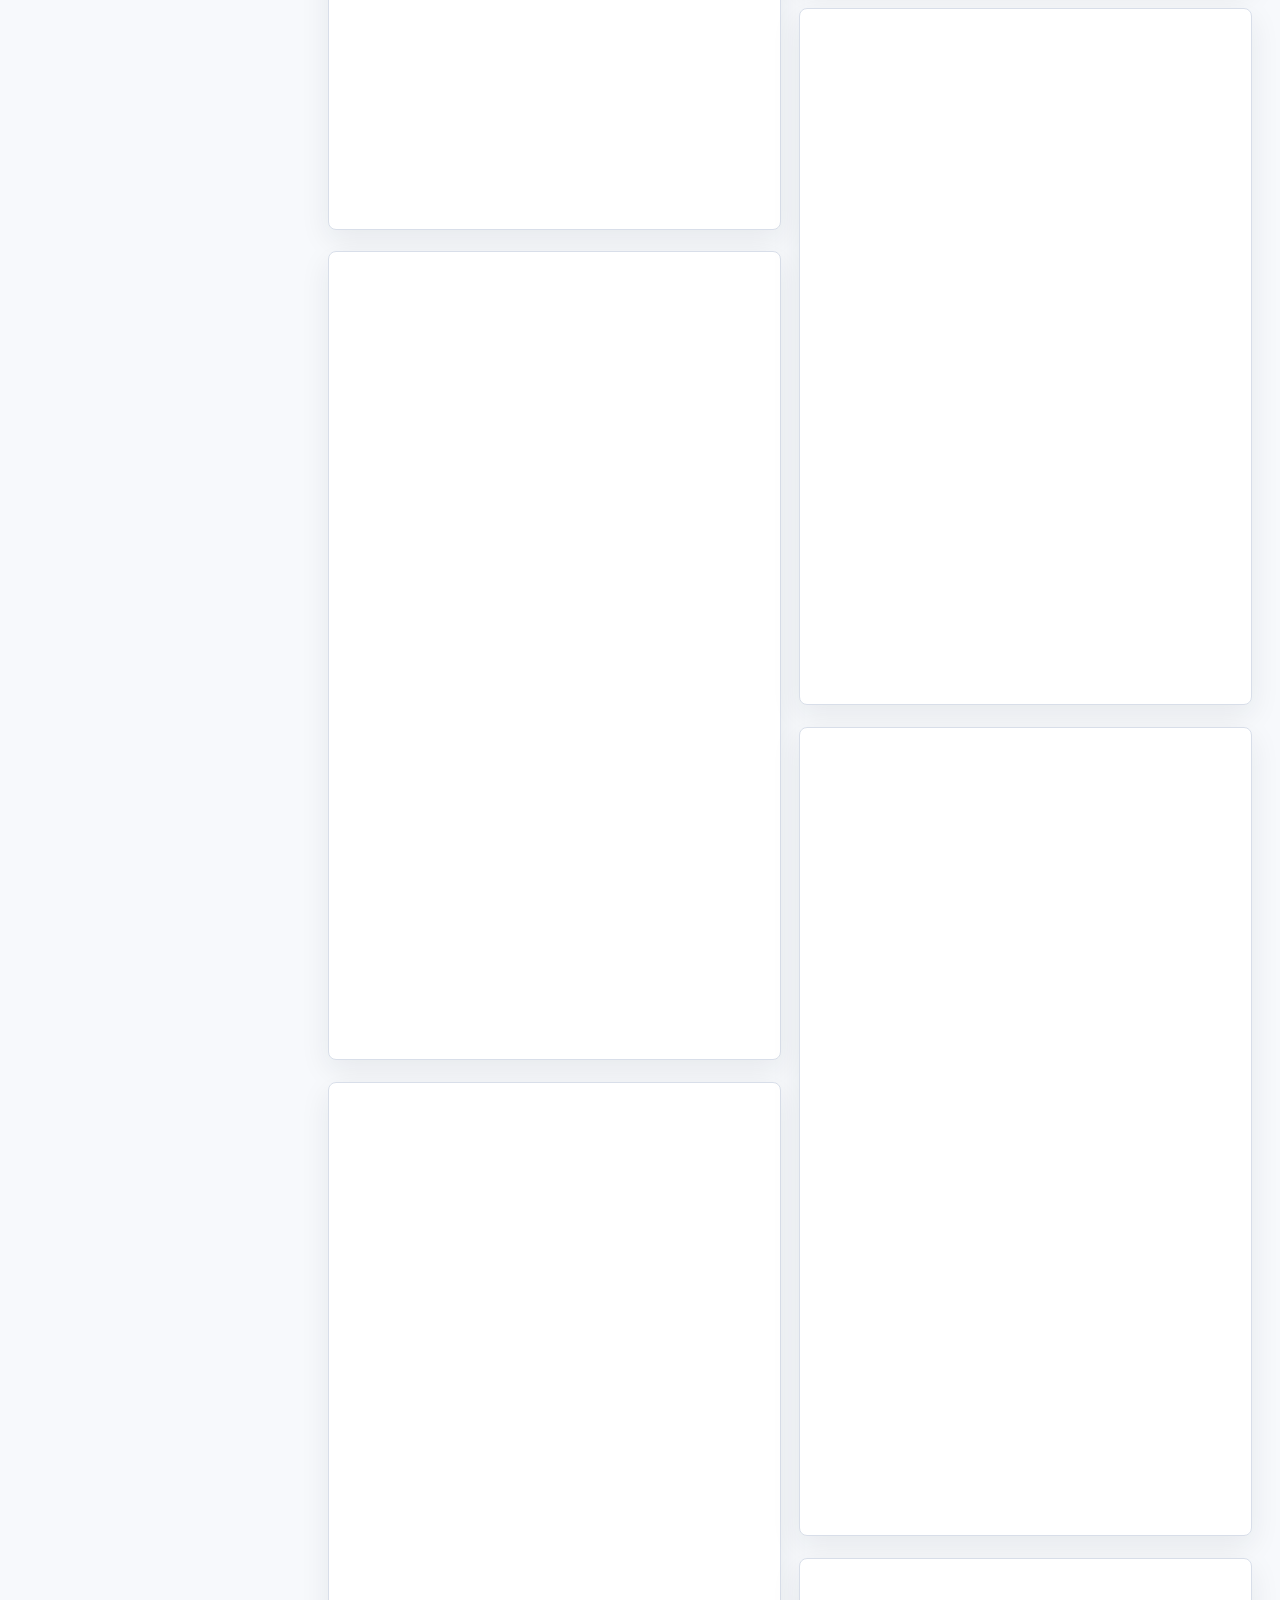
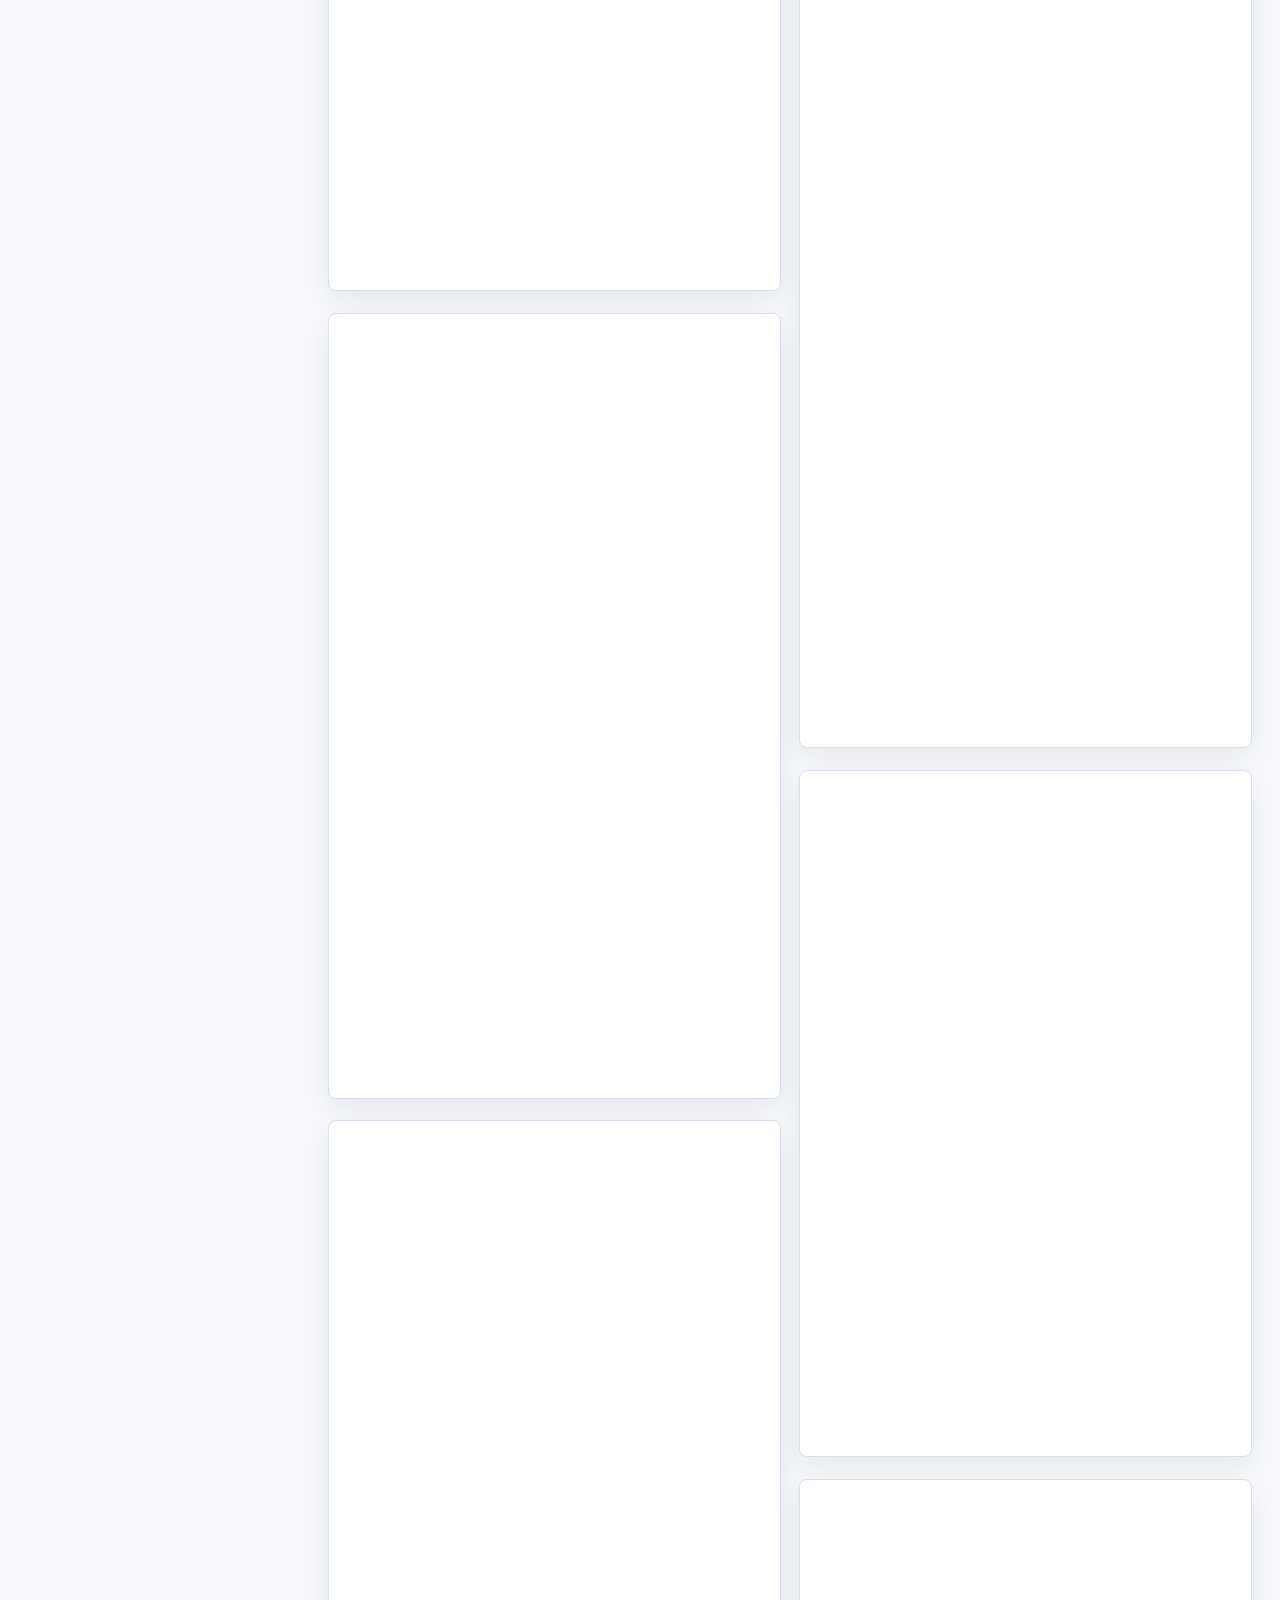
<file: demand/index.html>
<!doctype html>
<html lang="zh-CN">
  <head>
    <meta charset="utf-8" />
    <meta name="viewport" content="width=device-width, initial-scale=1" />
    <link rel="icon" href="data:," />
    <title>需求库可视化</title>
    <link rel="stylesheet" href="styles.css?v=20260718-performance" />
    <link rel="stylesheet" href="../case-bridge.css?v=20260716-stable-id" />
    <script src="data.js?v=20260704-130112" defer></script>
    <script src="../case-maps/demand.js?v=20260716-stable-id" defer></script>
    <script src="app.js?v=20260718-performance" defer></script>
    <script src="../case-bridge.js?v=20260716-stable-id" data-library="demand" defer></script>
  </head>
  <body class="theme-airtable">
    <div class="app-shell">
      <aside class="sidebar" aria-label="分类导航">
        <div class="brand-block">
          <p class="kicker">Demand Signals</p>
          <h1>需求库</h1>
          <p>按人群、痛点、场景和强度扫描需求机会。</p>
        </div>
        <button type="button" class="tree-root active" data-reset-filter>
          <span>全部案例</span>
          <strong id="totalCount">0</strong>
        </button>
        <div id="categoryTree" class="category-tree"></div>
      </aside>

      <main class="main">
        <header class="toolbar">
          <div class="toolbar-title">
            <p>Airtable Style</p>
            <h2>需求信号看板</h2>
          </div>
          <div class="tools">
            <label class="search-box">
              <span>搜索</span>
              <input id="searchInput" type="search" placeholder="输入案例、分类或核心字段" autocomplete="off" />
            </label>
            <label>
              <span>大分类</span>
              <select id="categoryFilter"></select>
            </label>
            <label>
              <span>细分赛道</span>
              <select id="subcategoryFilter"></select>
            </label>
            <label>
              <span>时间</span>
              <select id="sortSelect">
                <option value="desc">最新在前</option>
                <option value="asc">最旧在前</option>
              </select>
            </label>
            <div class="view-switch" aria-label="视图模式">
              <span>视图</span>
              <button id="viewModeToggle" class="view-mode-toggle" type="button" aria-pressed="false">
                <b data-mode-label>分组模式</b>
                <small>切换合并</small>
              </button>
            </div>
          </div>
        </header>

        <section class="focus-strip" aria-label="重点字段切换">
          <div>
            <p>Focus</p>
            <h3>优先扫哪一列</h3>
          </div>
          <div id="focusControl" class="focus-control">
            <button type="button" data-focus-field="目标人群">目标人群</button>
            <button type="button" data-focus-field="核心痛点">核心痛点</button>
            <button type="button" data-focus-field="需求场景">需求场景</button>
            <button type="button" data-focus-field="需求强度">需求强度</button>
          </div>
        </section>

        <section class="result-bar" aria-live="polite">
          <span id="resultInfo">正在加载...</span>
          <button type="button" id="clearButton">清空筛选</button>
        </section>

        <section id="cardGrid" class="card-grid" aria-label="案例卡片"></section>
        <div id="emptyState" class="empty-state" hidden>没有匹配结果</div>
        <div id="errorState" class="empty-state error-state" hidden>
          <strong>数据加载失败</strong>
          <p id="errorMessage"></p>
        </div>
        <div class="load-more-wrap">
          <button type="button" id="loadMoreButton">加载更多</button>
        </div>
      </main>
    </div>
    <noscript>这个页面需要启用 JavaScript。</noscript>
  </body>
</html>
</file>
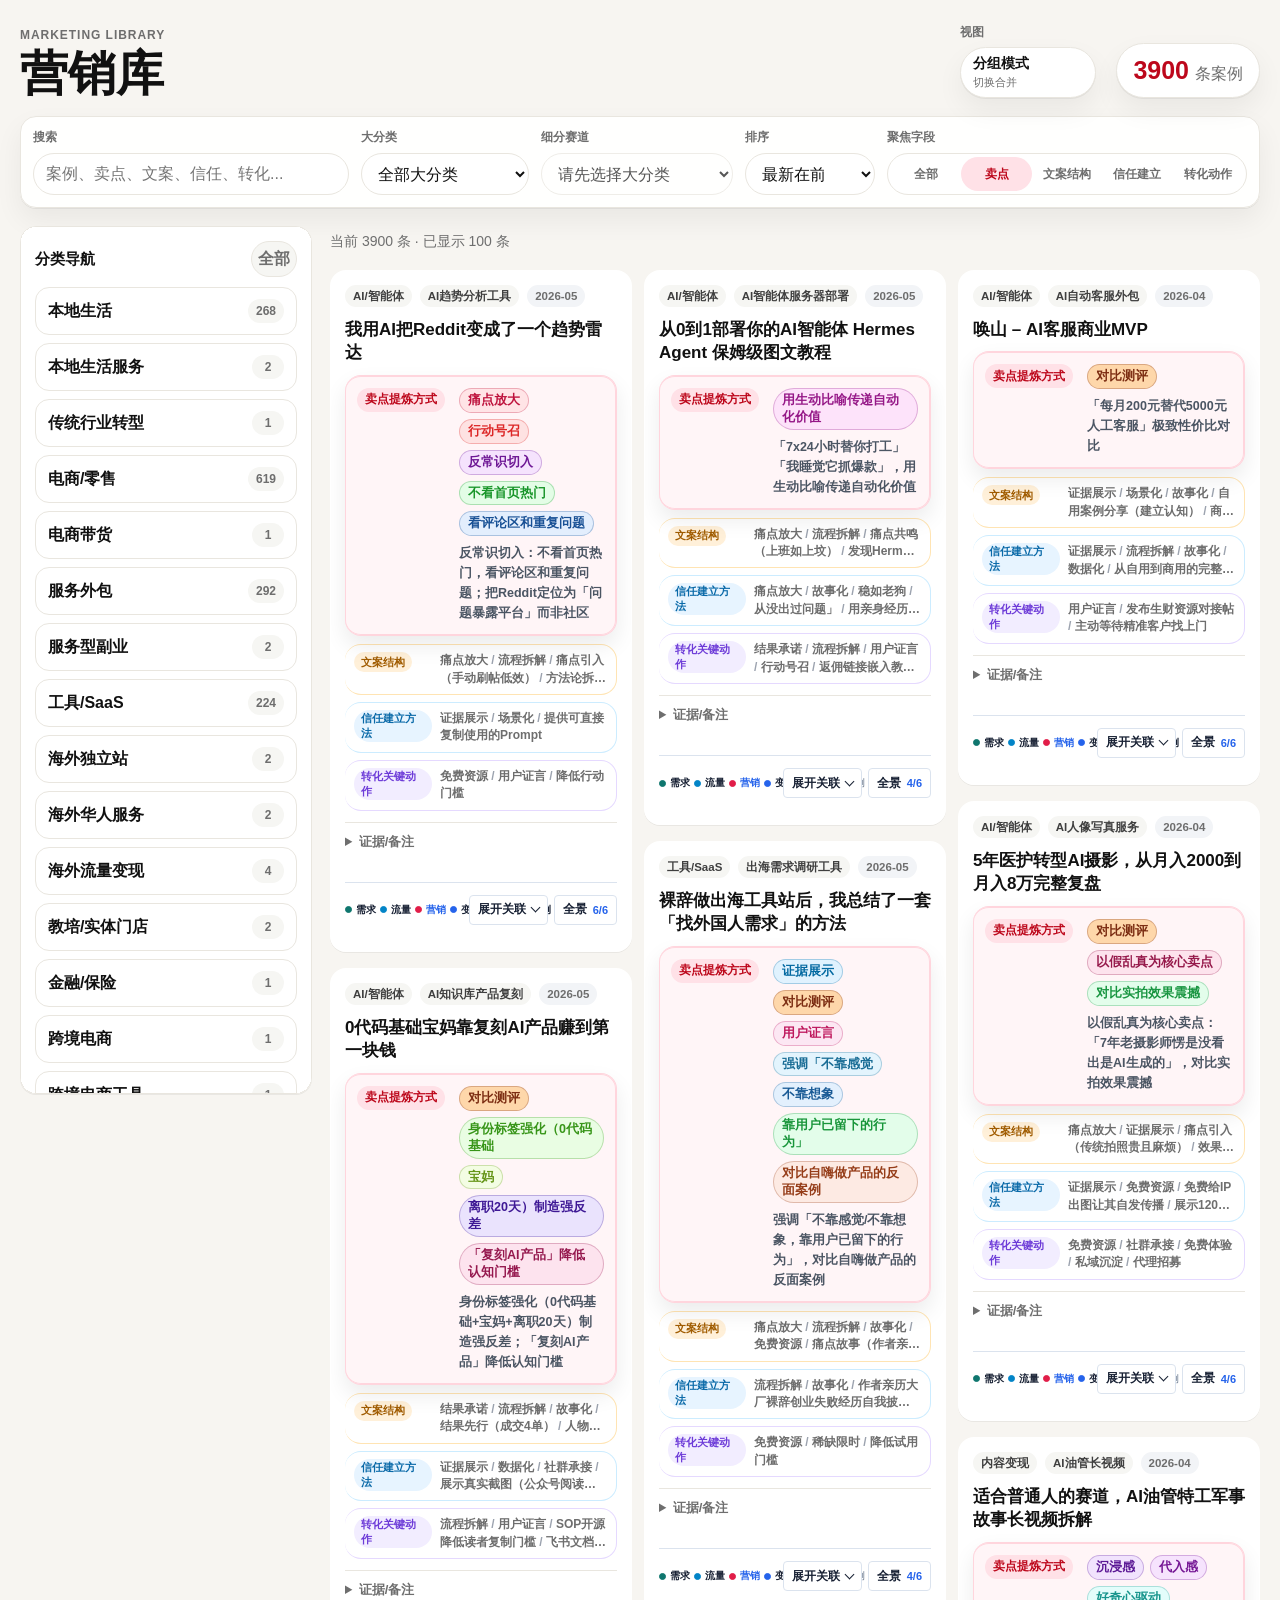
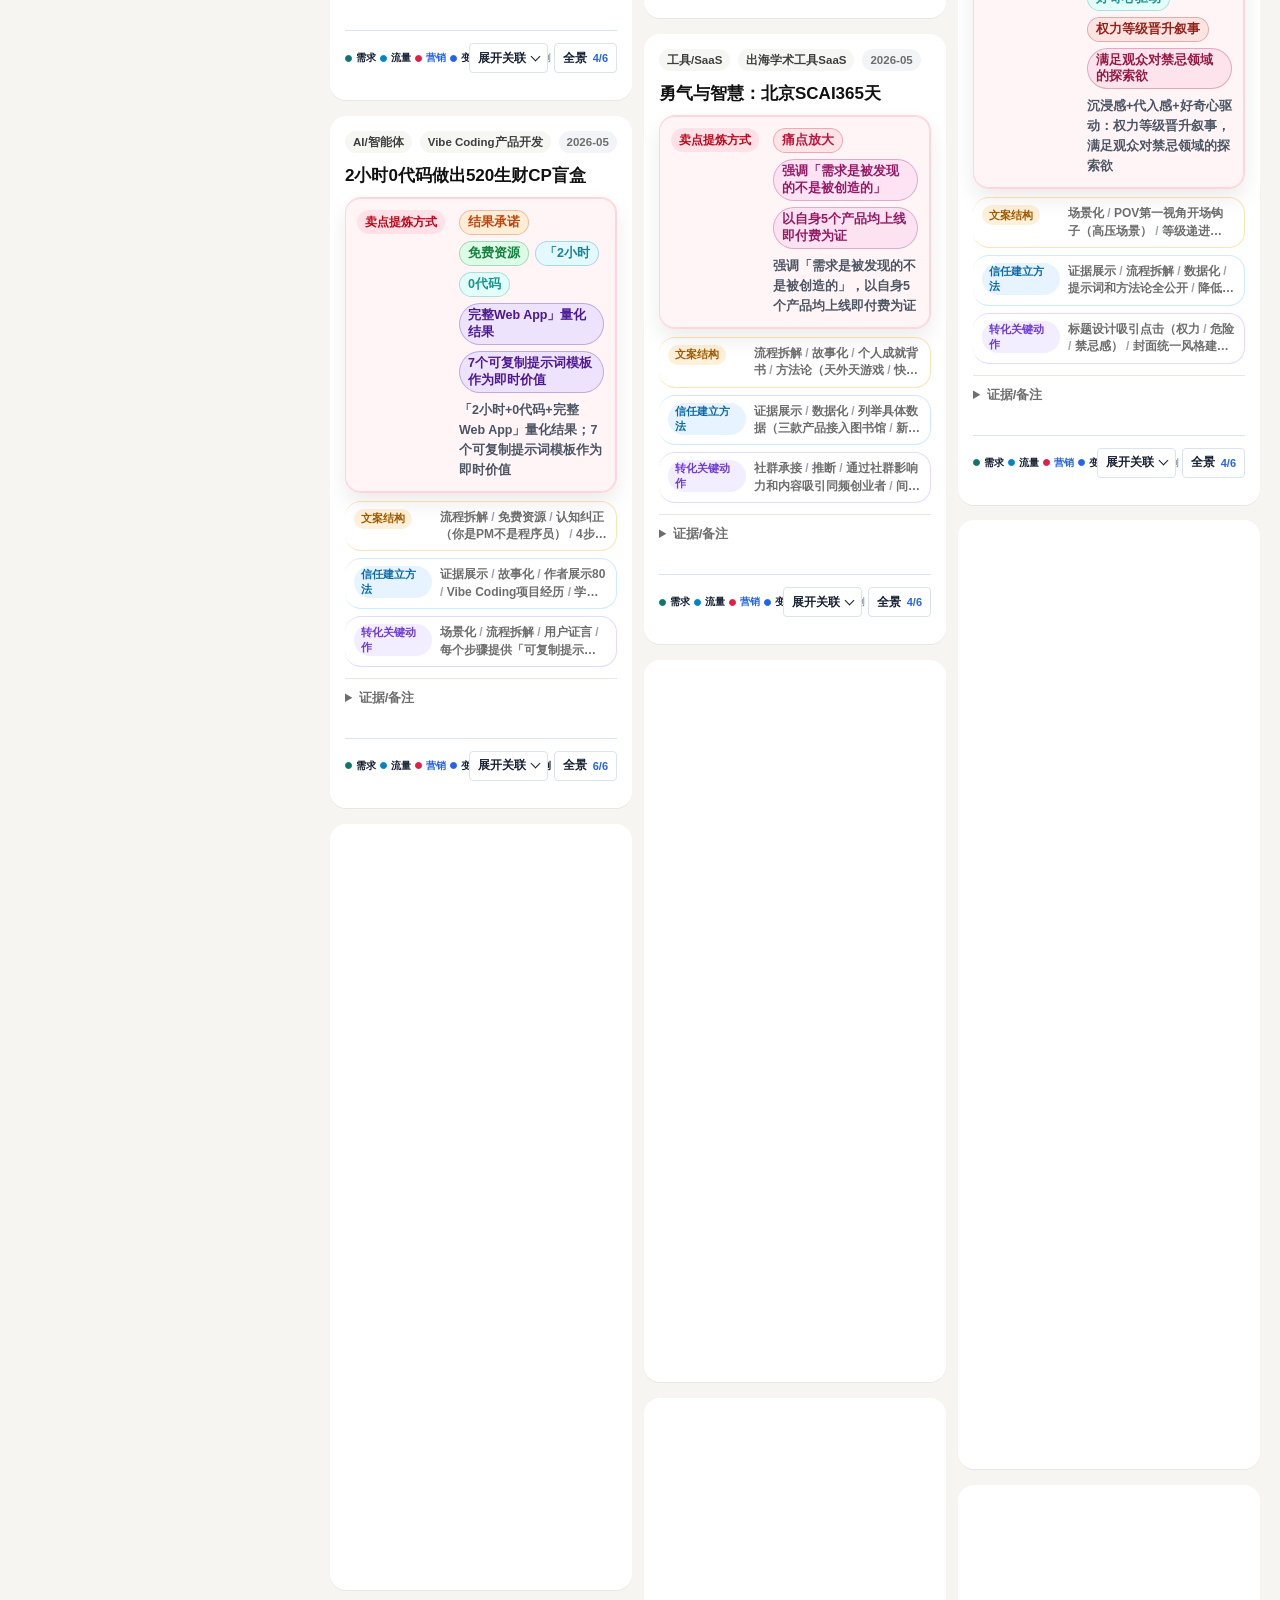
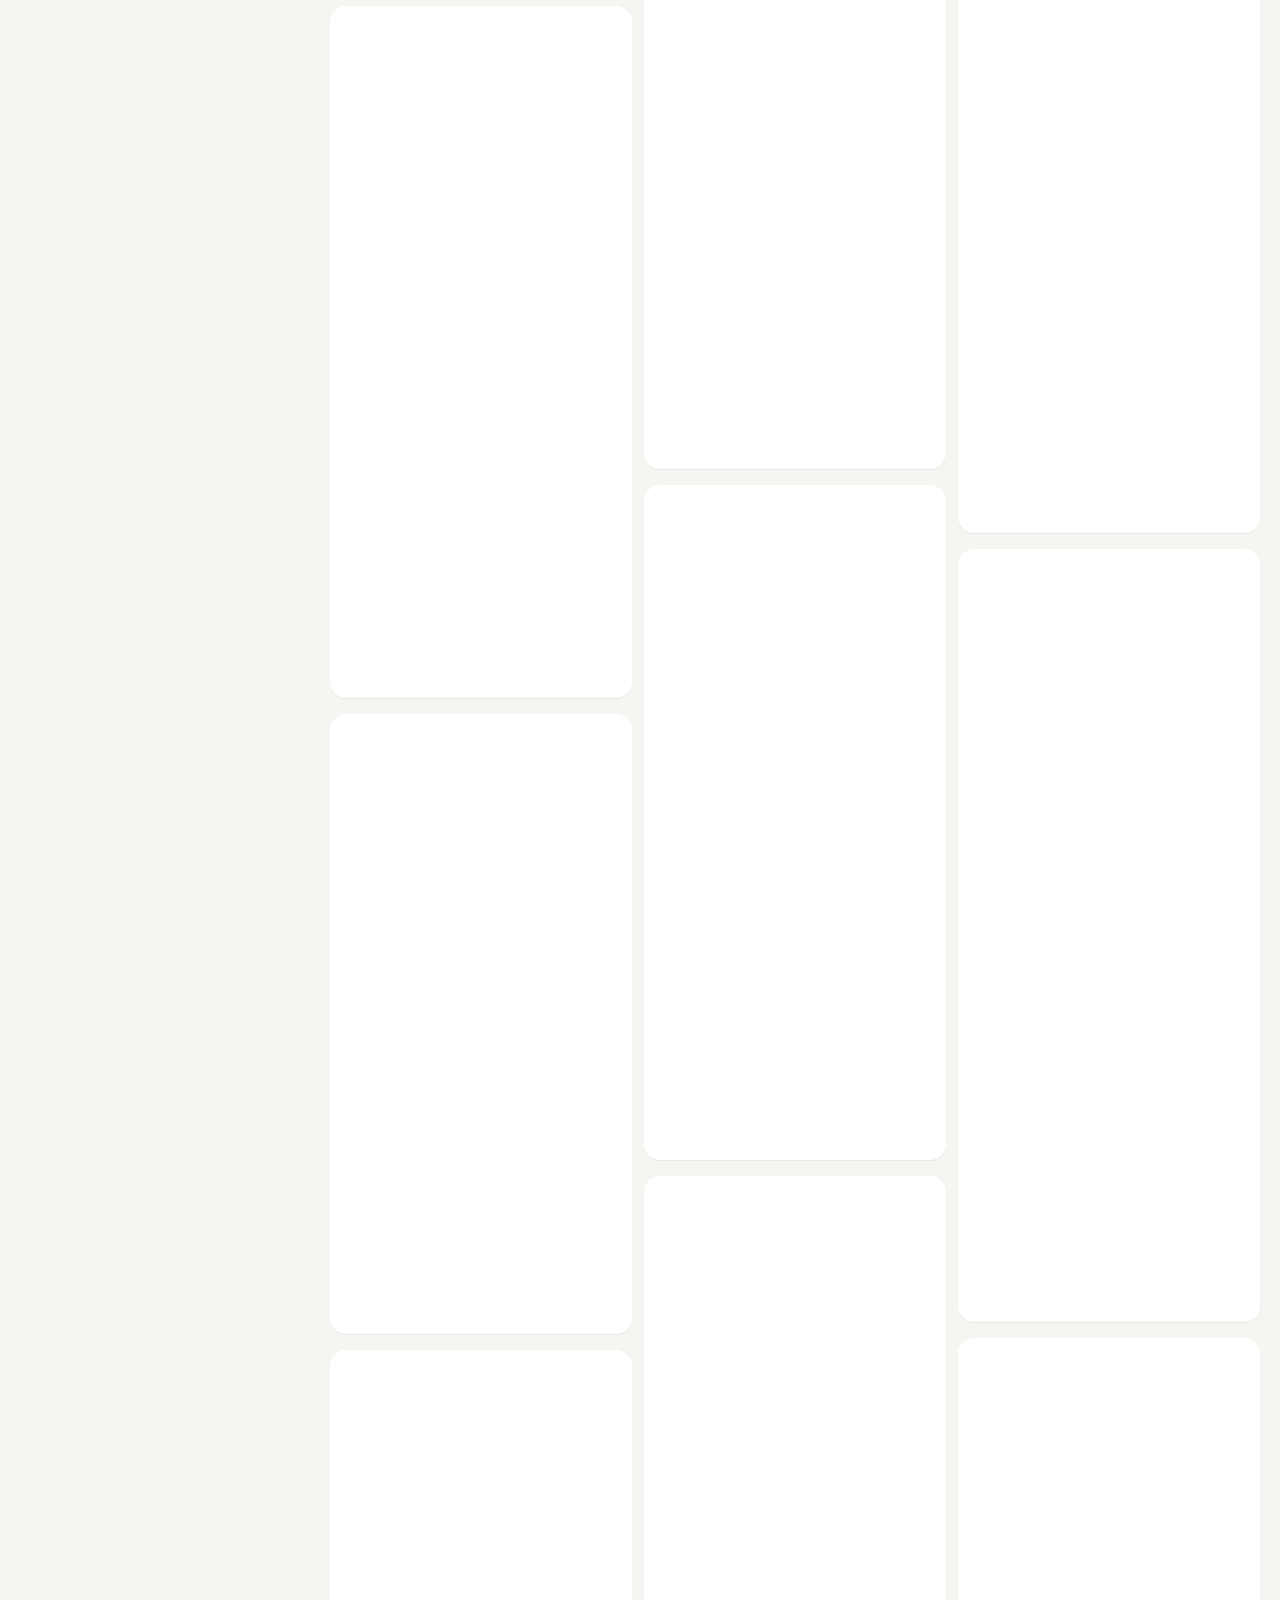
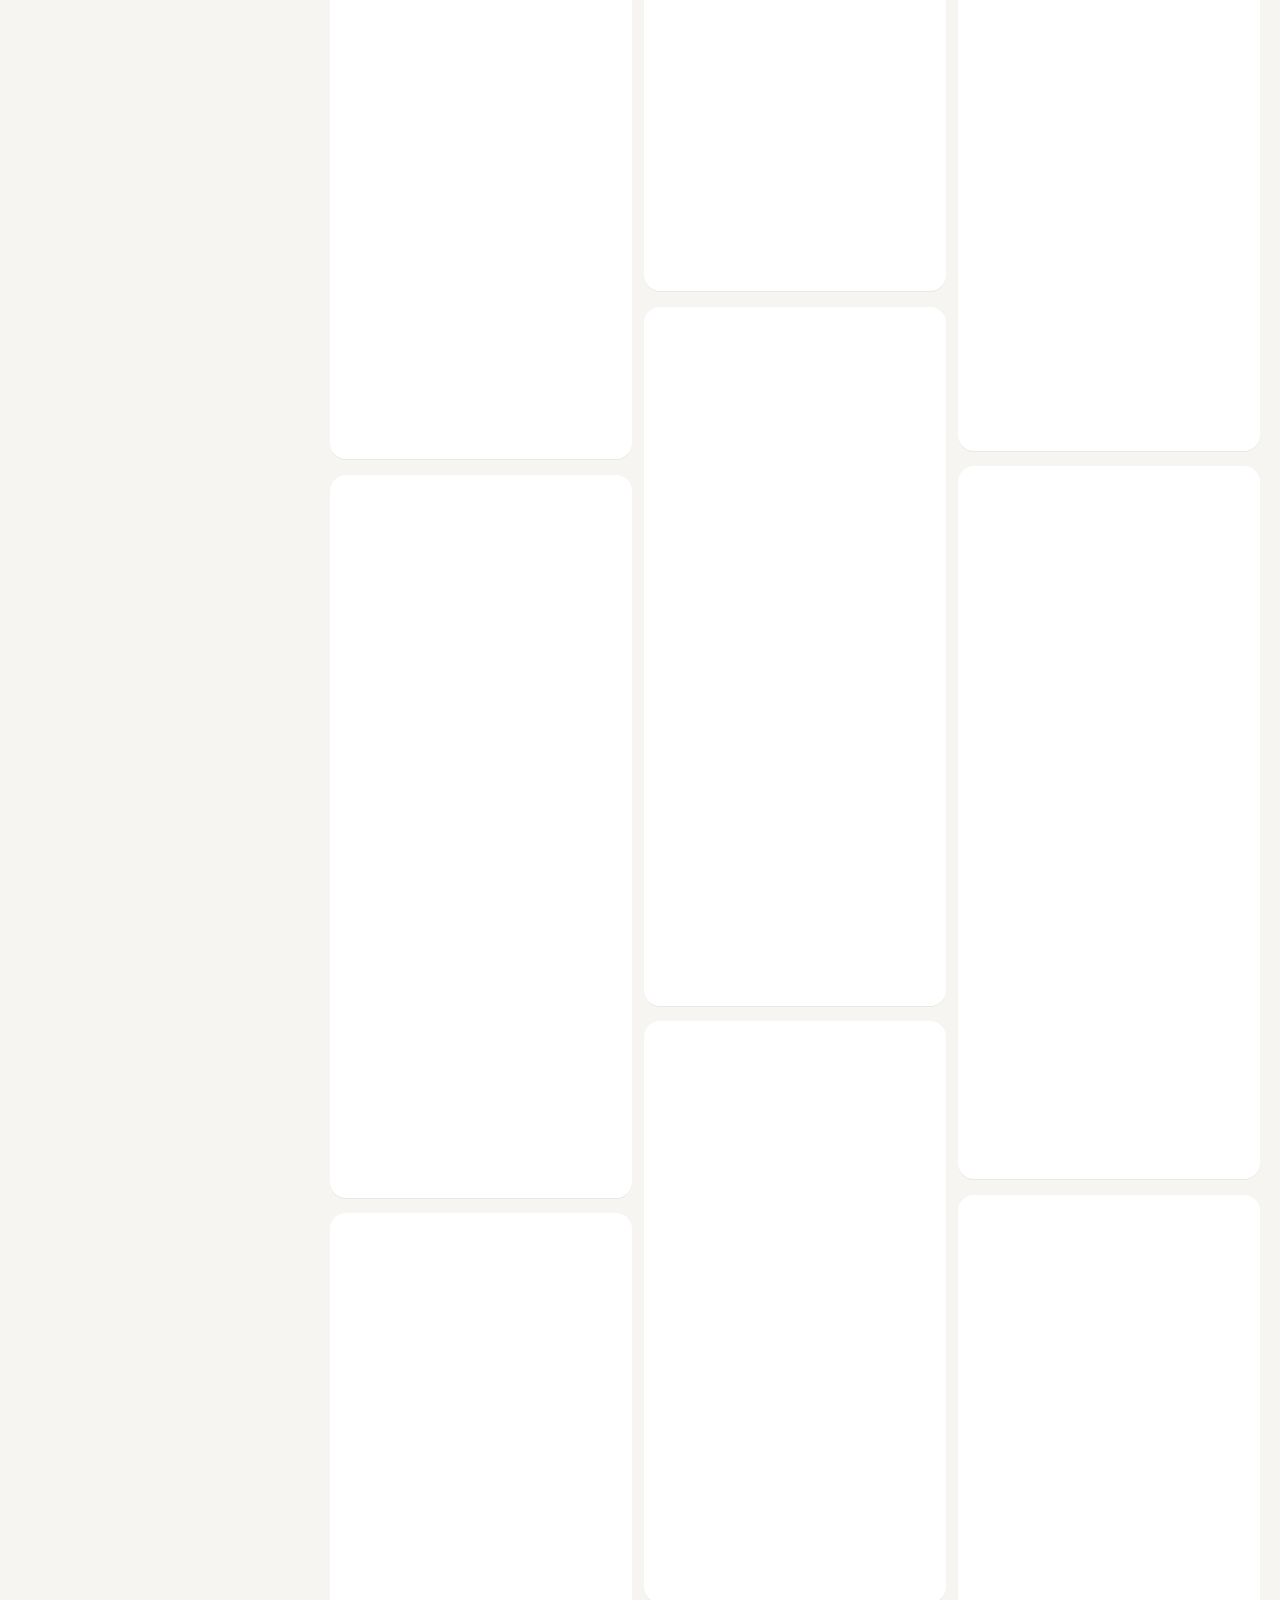
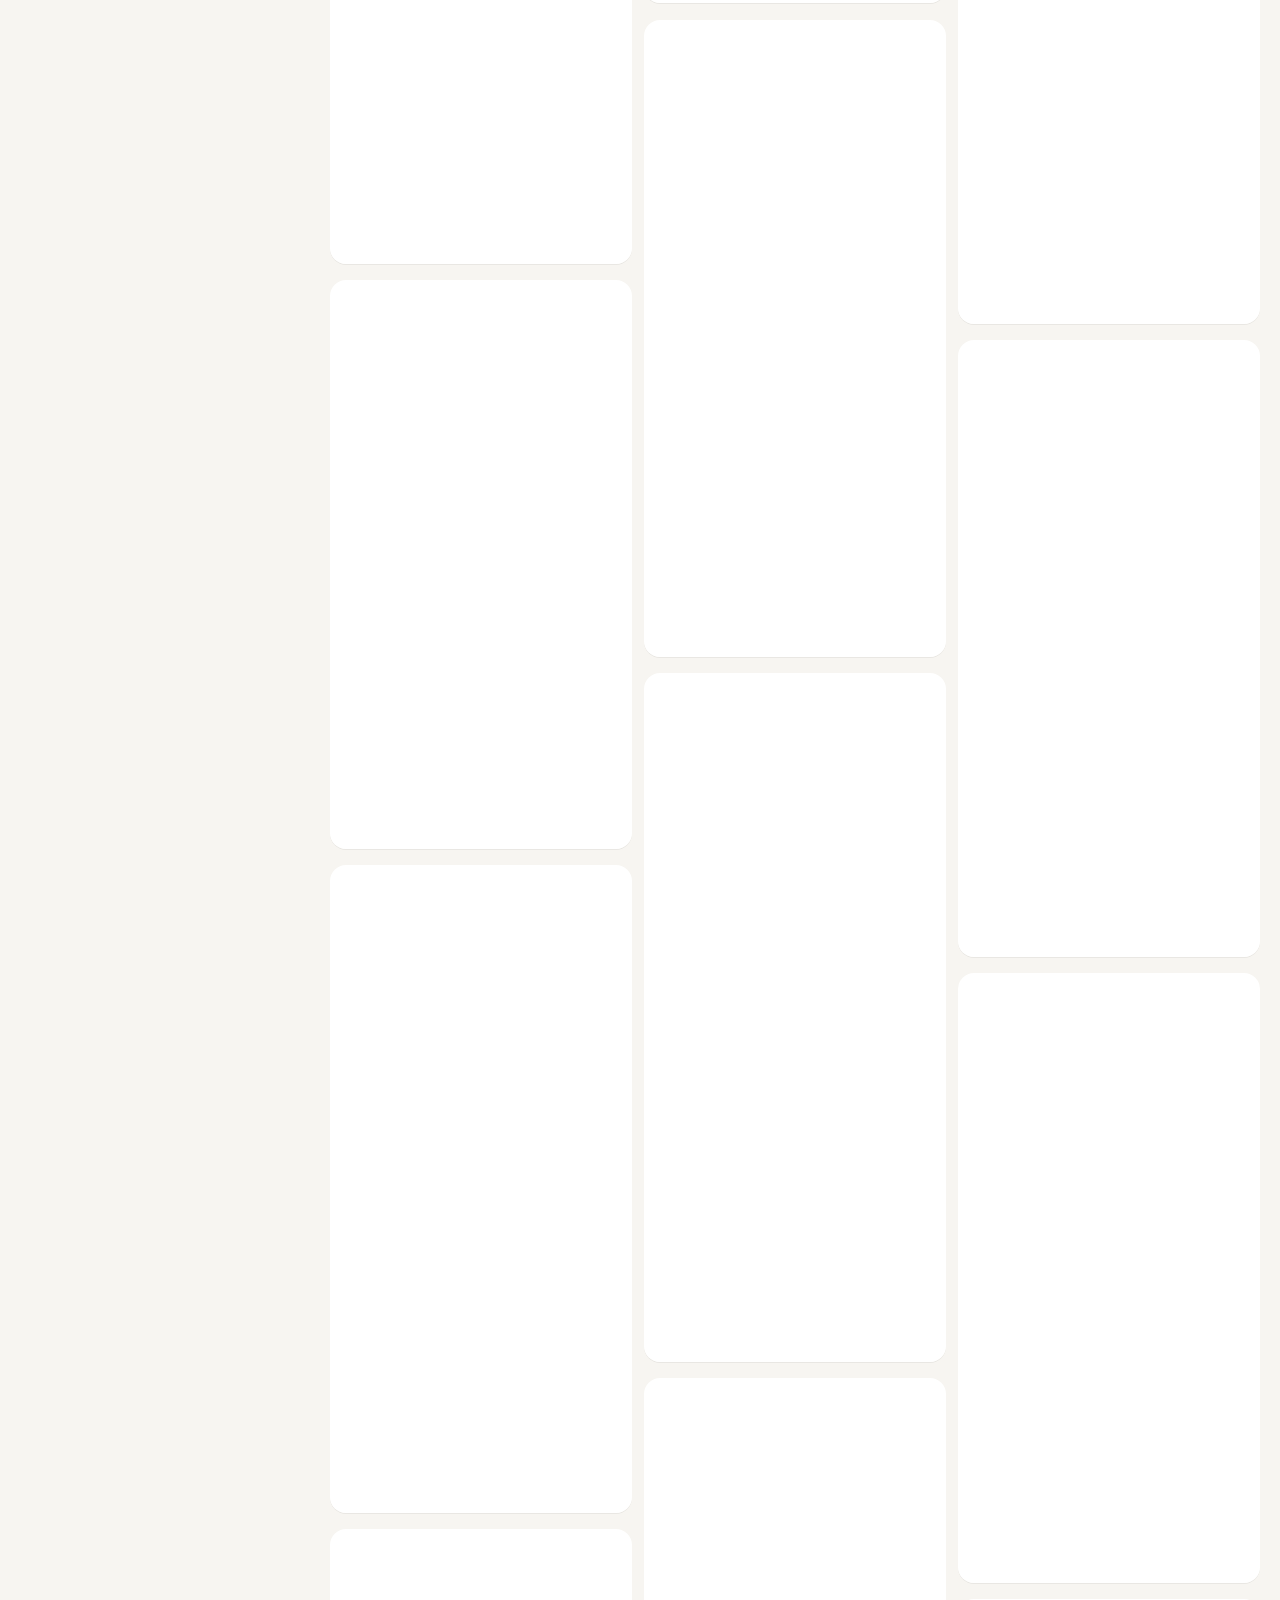
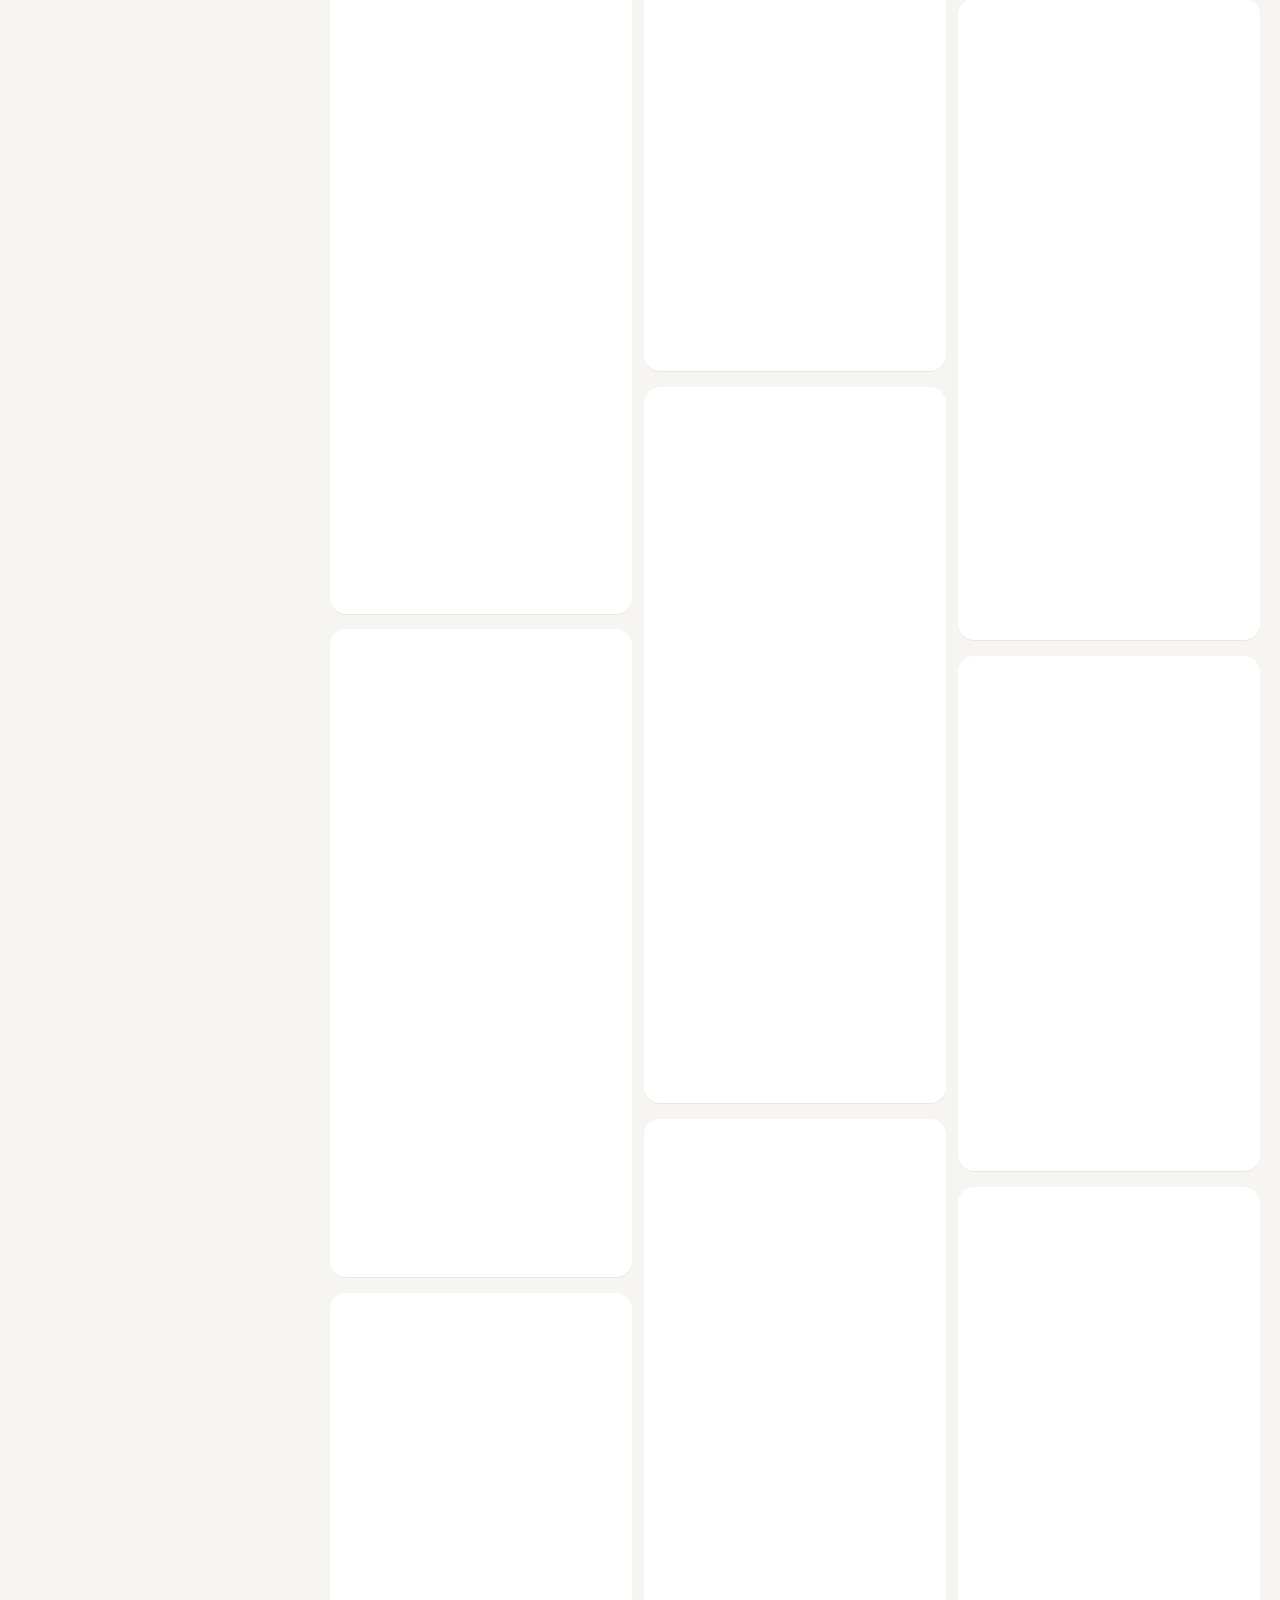
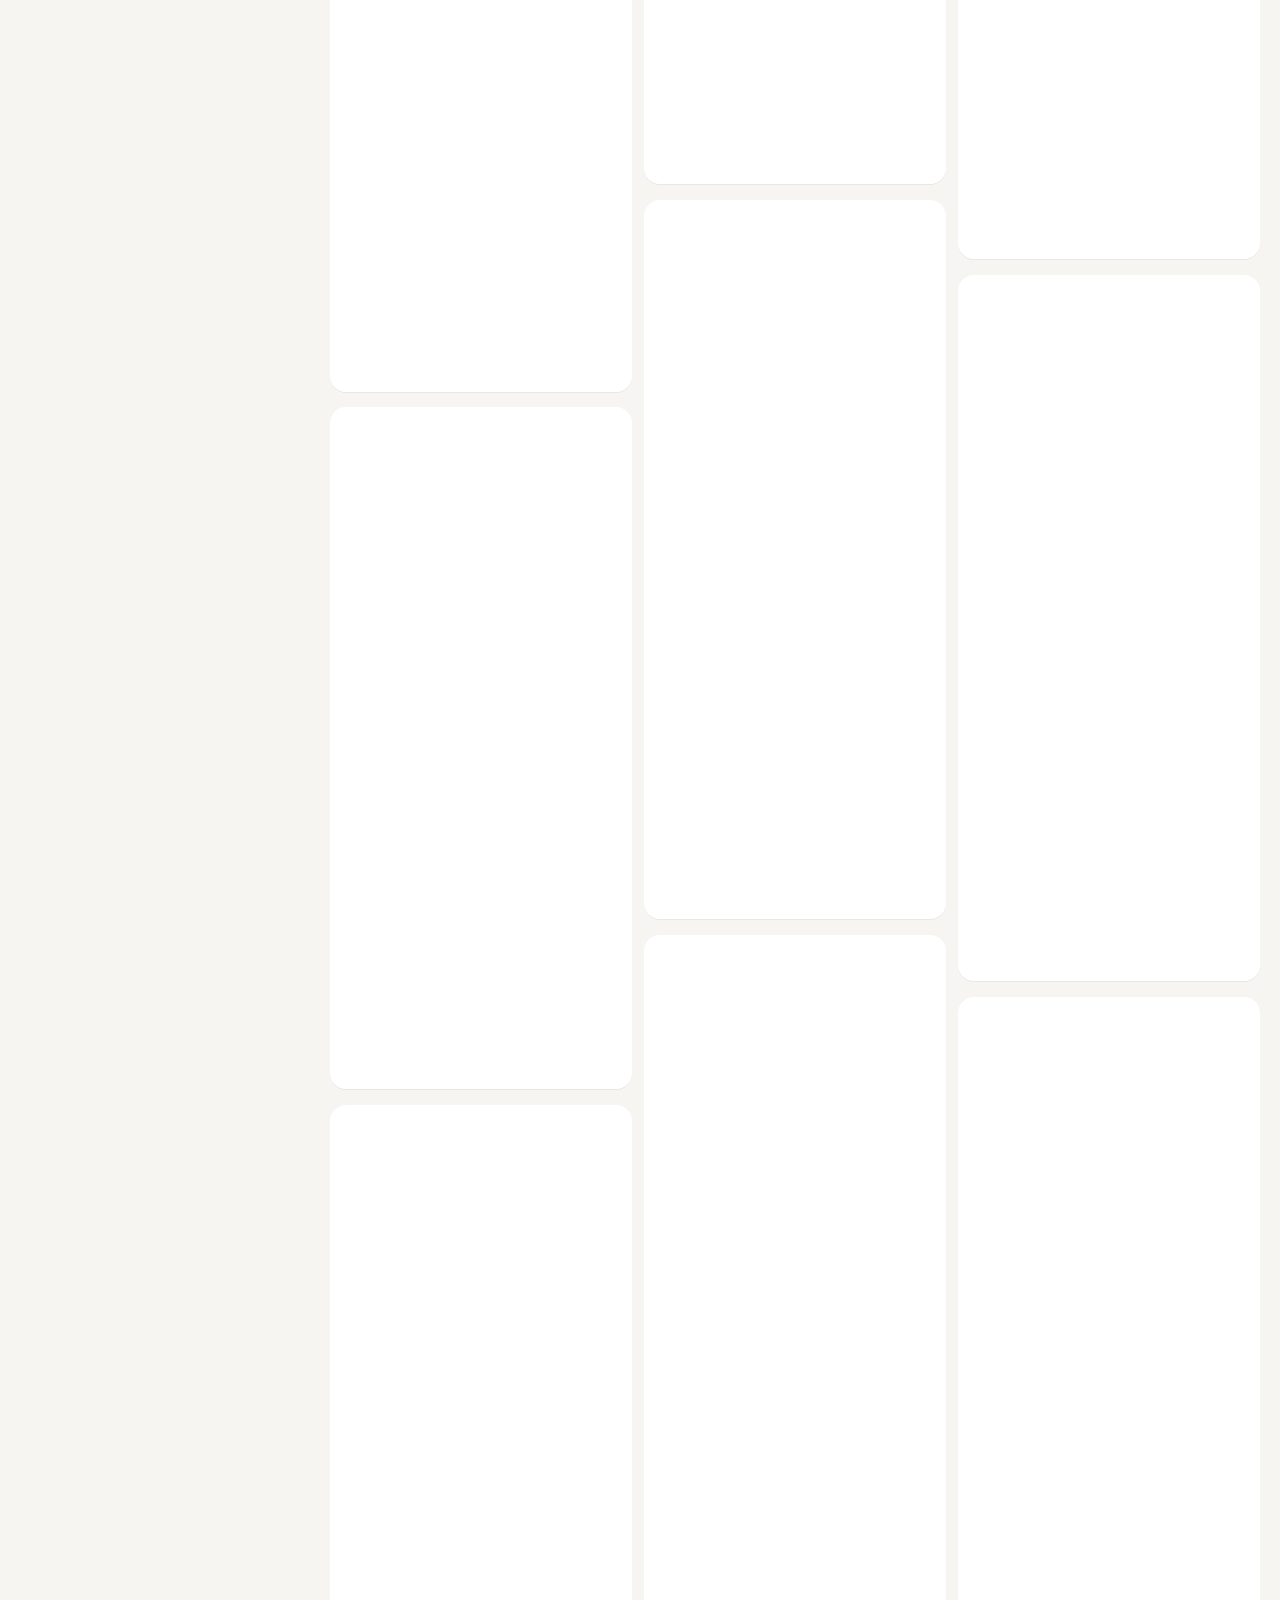
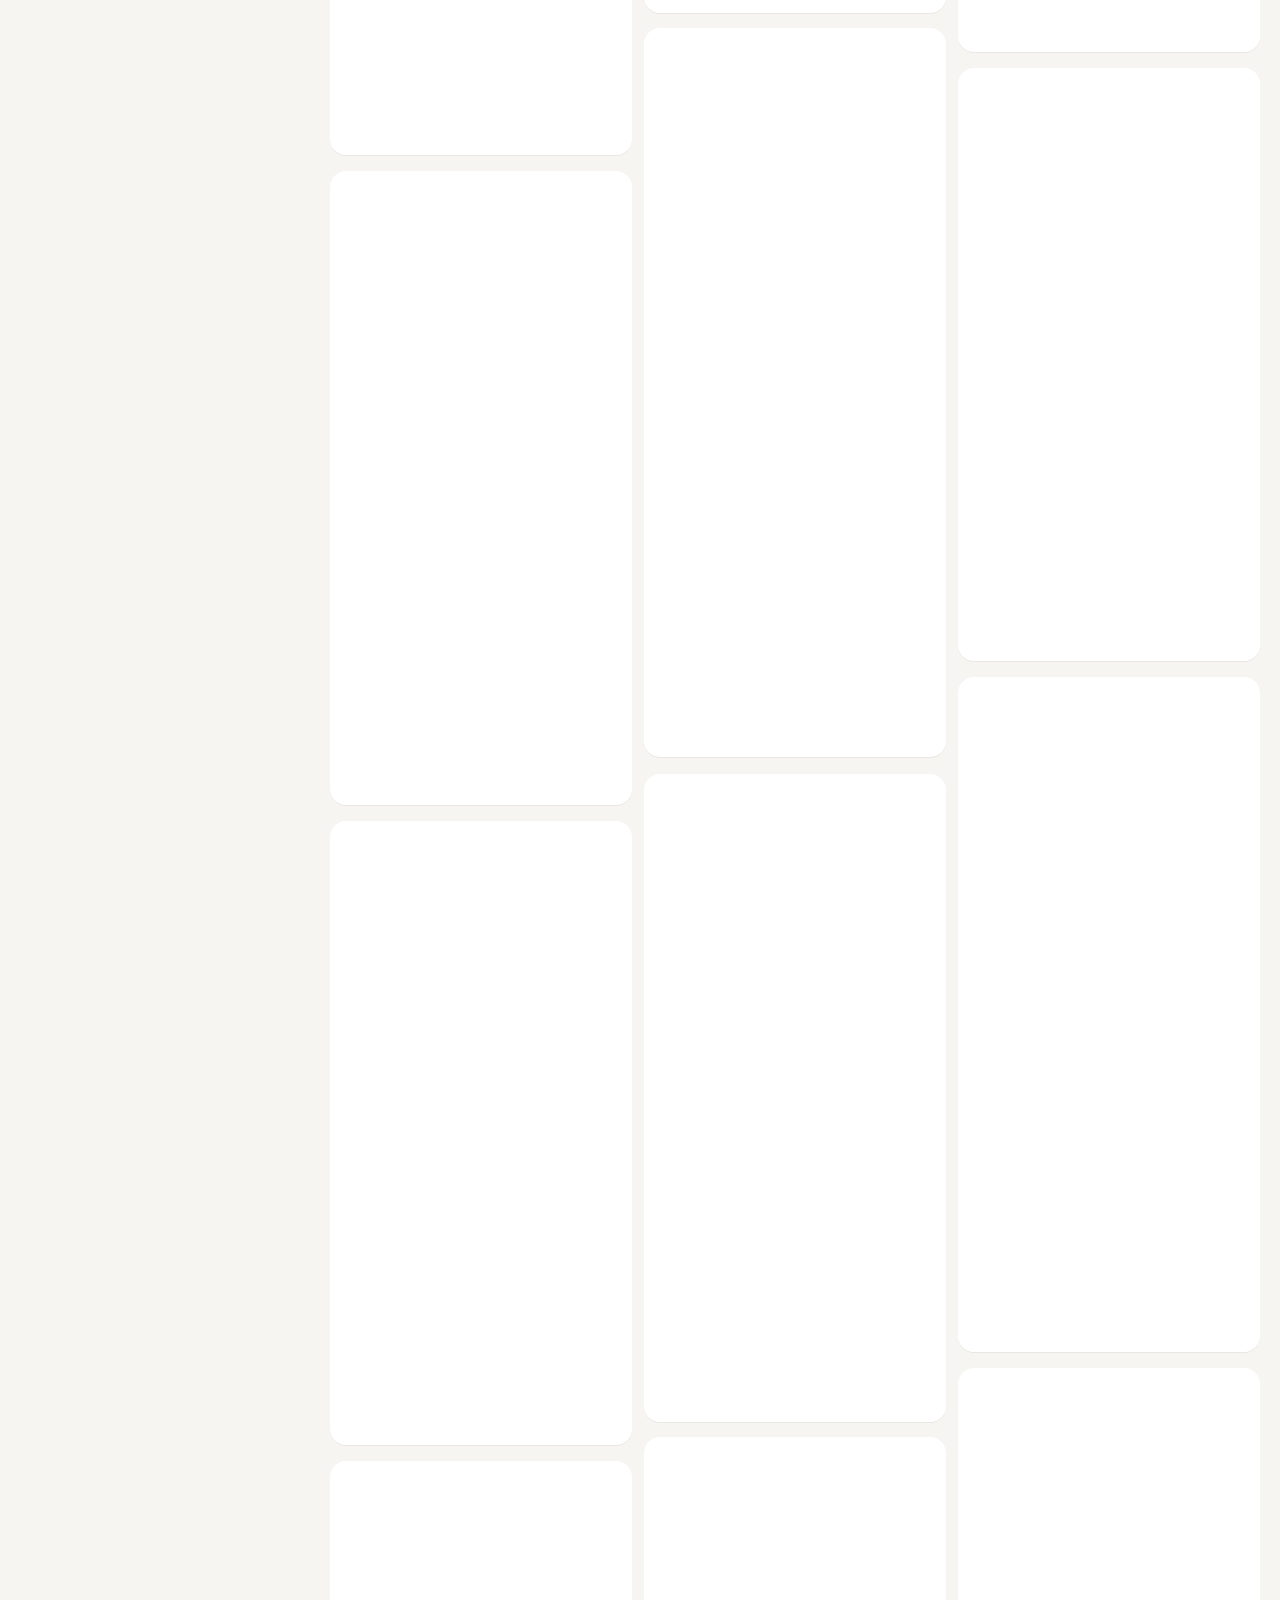
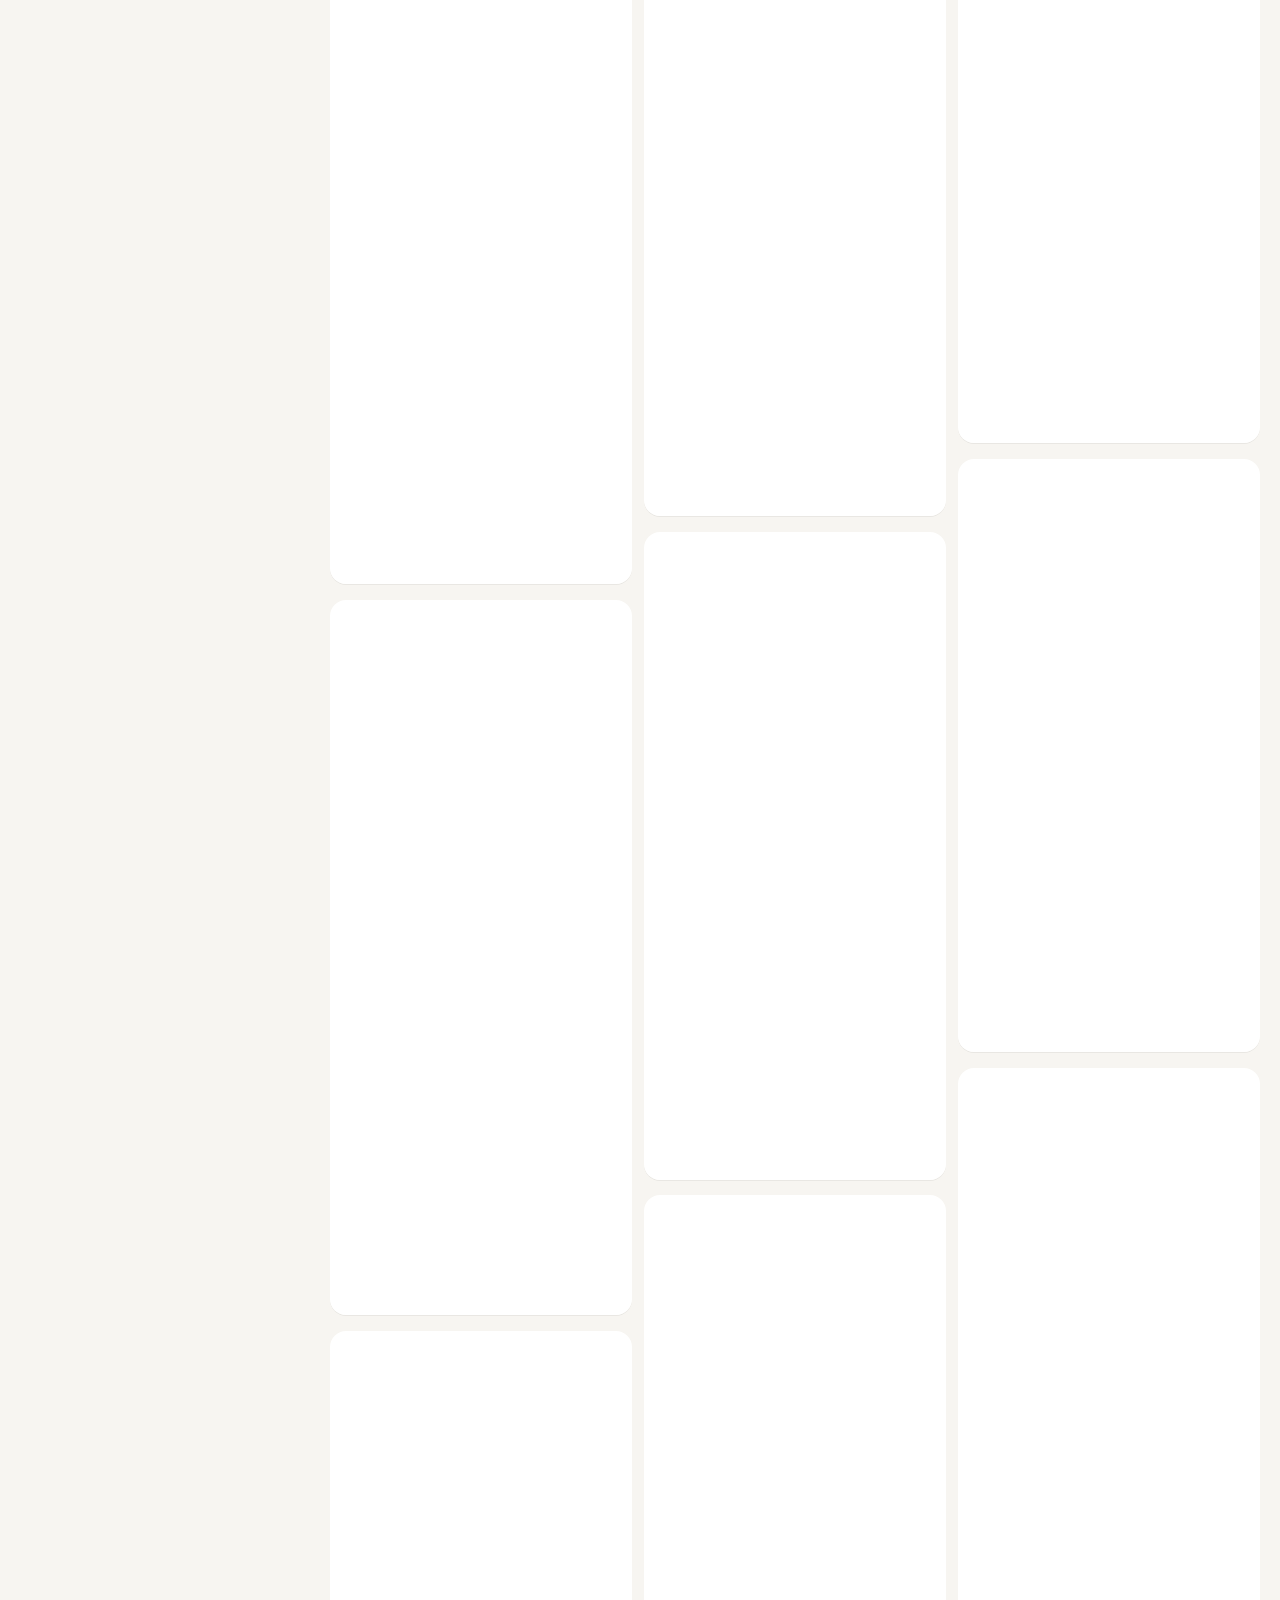
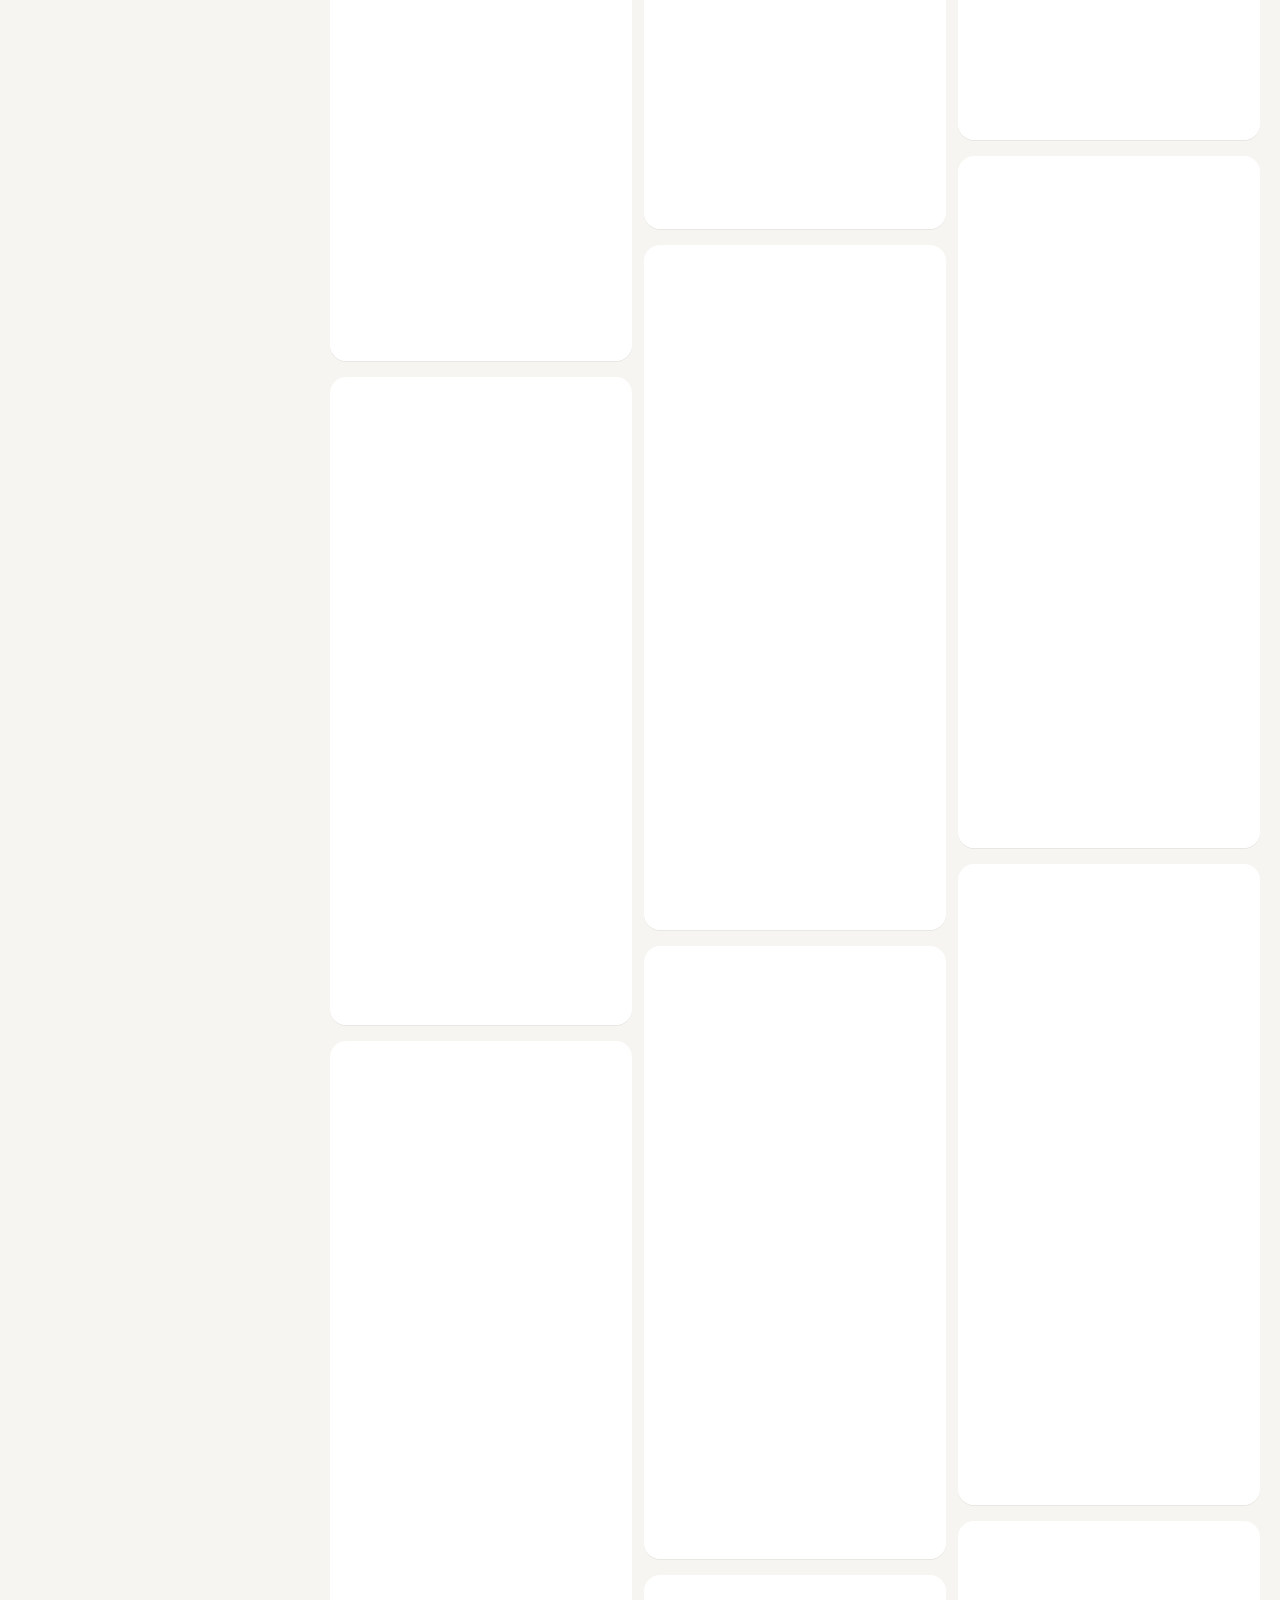
<file: marketing-index.html>
<!doctype html>
<html lang="zh-CN">
  <head>
    <meta charset="utf-8" />
    <meta name="viewport" content="width=device-width, initial-scale=1" />
    <link rel="icon" href="data:," />
    <title>营销库可视化</title>
    <link rel="stylesheet" href="marketing-styles.css?v=20260718-performance" />
    <link rel="stylesheet" href="case-bridge.css?v=20260716-stable-id" />
    <script src="marketing-data.js?v=20260704-130112" defer></script>
    <script src="case-maps/marketing.js?v=20260716-stable-id" defer></script>
    <script src="marketing-app.js?v=20260718-performance" defer></script>
    <script src="case-bridge.js?v=20260716-stable-id" data-library="marketing" defer></script>
  </head>
  <body>
    <div class="app-shell">
      <header class="topbar">
        <div class="brand">
          <p class="eyebrow">Marketing Library</p>
          <h1>营销库</h1>
        </div>
        <div class="view-switch" aria-label="视图模式">
          <span>视图</span>
          <button id="viewModeToggle" class="view-mode-toggle" type="button" aria-pressed="false">
            <b data-mode-label>分组模式</b>
            <small>切换合并</small>
          </button>
        </div>
        <div class="summary" aria-live="polite">
          <span id="totalCount">0</span>
          <span>条案例</span>
        </div>
      </header>

      <section class="toolbar" aria-label="筛选工具">
        <label class="search-box">
          <span>搜索</span>
          <input id="searchInput" type="search" placeholder="案例、卖点、文案、信任、转化..." autocomplete="off" />
        </label>

        <label>
          <span>大分类</span>
          <select id="categoryFilter"></select>
        </label>

        <label>
          <span>细分赛道</span>
          <select id="subcategoryFilter"></select>
        </label>

        <label>
          <span>排序</span>
          <select id="sortSelect">
            <option value="desc">最新在前</option>
            <option value="asc">最旧在前</option>
          </select>
        </label>

        <div class="focus-panel" aria-label="字段聚焦">
          <span>聚焦字段</span>
          <div id="focusControl" class="segment-control" role="group" aria-label="字段聚焦">
            <button type="button" data-focus-field="">全部</button>
            <button class="active field-selling-control" type="button" data-focus-field="卖点提炼方式">卖点</button>
            <button class="field-copy-control" type="button" data-focus-field="文案结构">文案结构</button>
            <button class="field-trust-control" type="button" data-focus-field="信任建立方法">信任建立</button>
            <button class="field-action-control" type="button" data-focus-field="转化关键动作">转化动作</button>
          </div>
        </div>
      </section>

      <div class="content-layout">
        <aside class="sidebar" aria-label="分类导航">
          <div class="sidebar-head">
            <h2>分类导航</h2>
            <button id="clearFilters" class="ghost-button" type="button">全部</button>
          </div>
          <nav id="categoryTree" class="category-tree"></nav>
        </aside>

        <main class="main-content">
          <div class="result-bar">
            <p id="resultInfo">正在加载...</p>
          </div>

          <section id="cardGrid" class="card-grid field-focus-mode" aria-live="polite"></section>

          <div id="emptyState" class="empty-state" hidden>
            <h2>没有匹配结果</h2>
            <p>换一个关键词或清空筛选后再看。</p>
          </div>

          <div id="errorState" class="empty-state error-state" hidden>
            <h2>数据加载失败</h2>
            <p id="errorMessage"></p>
          </div>

          <div class="load-more-wrap">
            <button id="loadMoreButton" class="primary-button" type="button" hidden>加载更多</button>
          </div>
        </main>
      </div>
    </div>

    <noscript>这个页面需要启用 JavaScript。</noscript>
  </body>
</html>
</file>
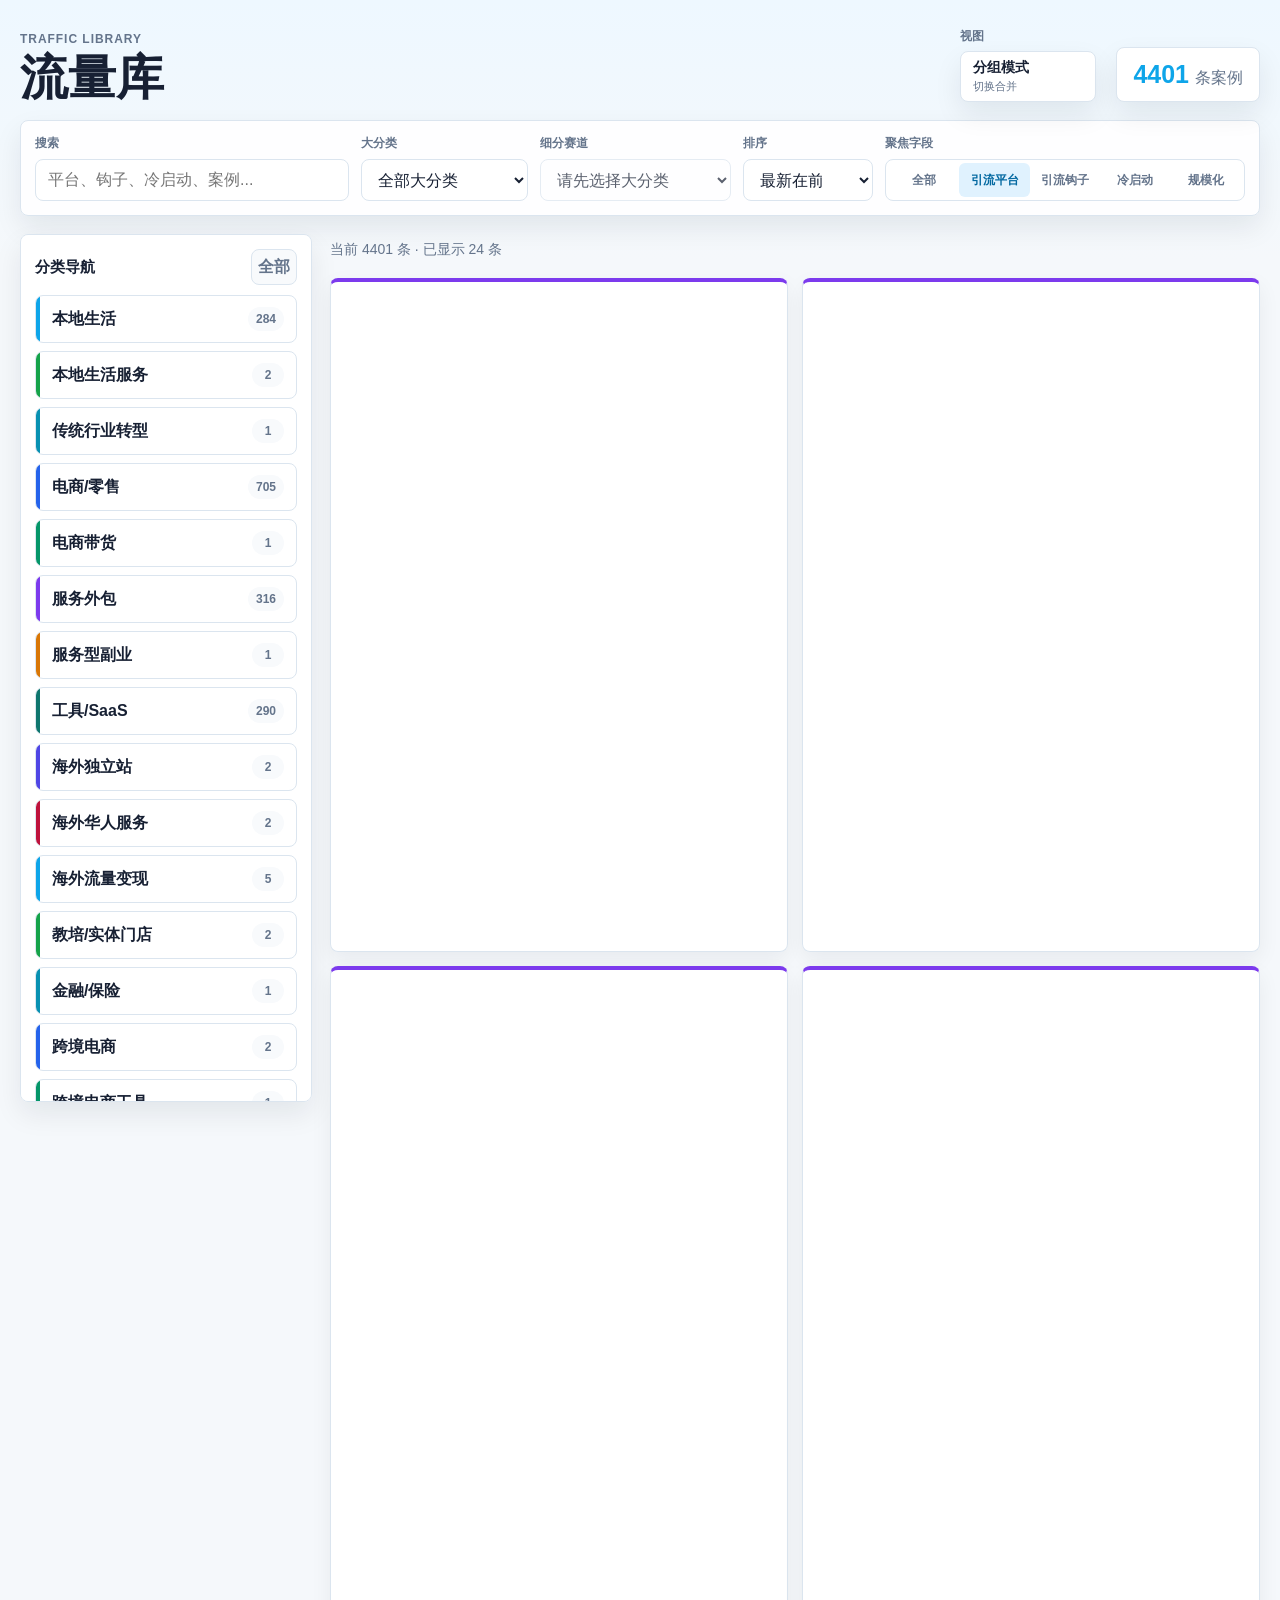
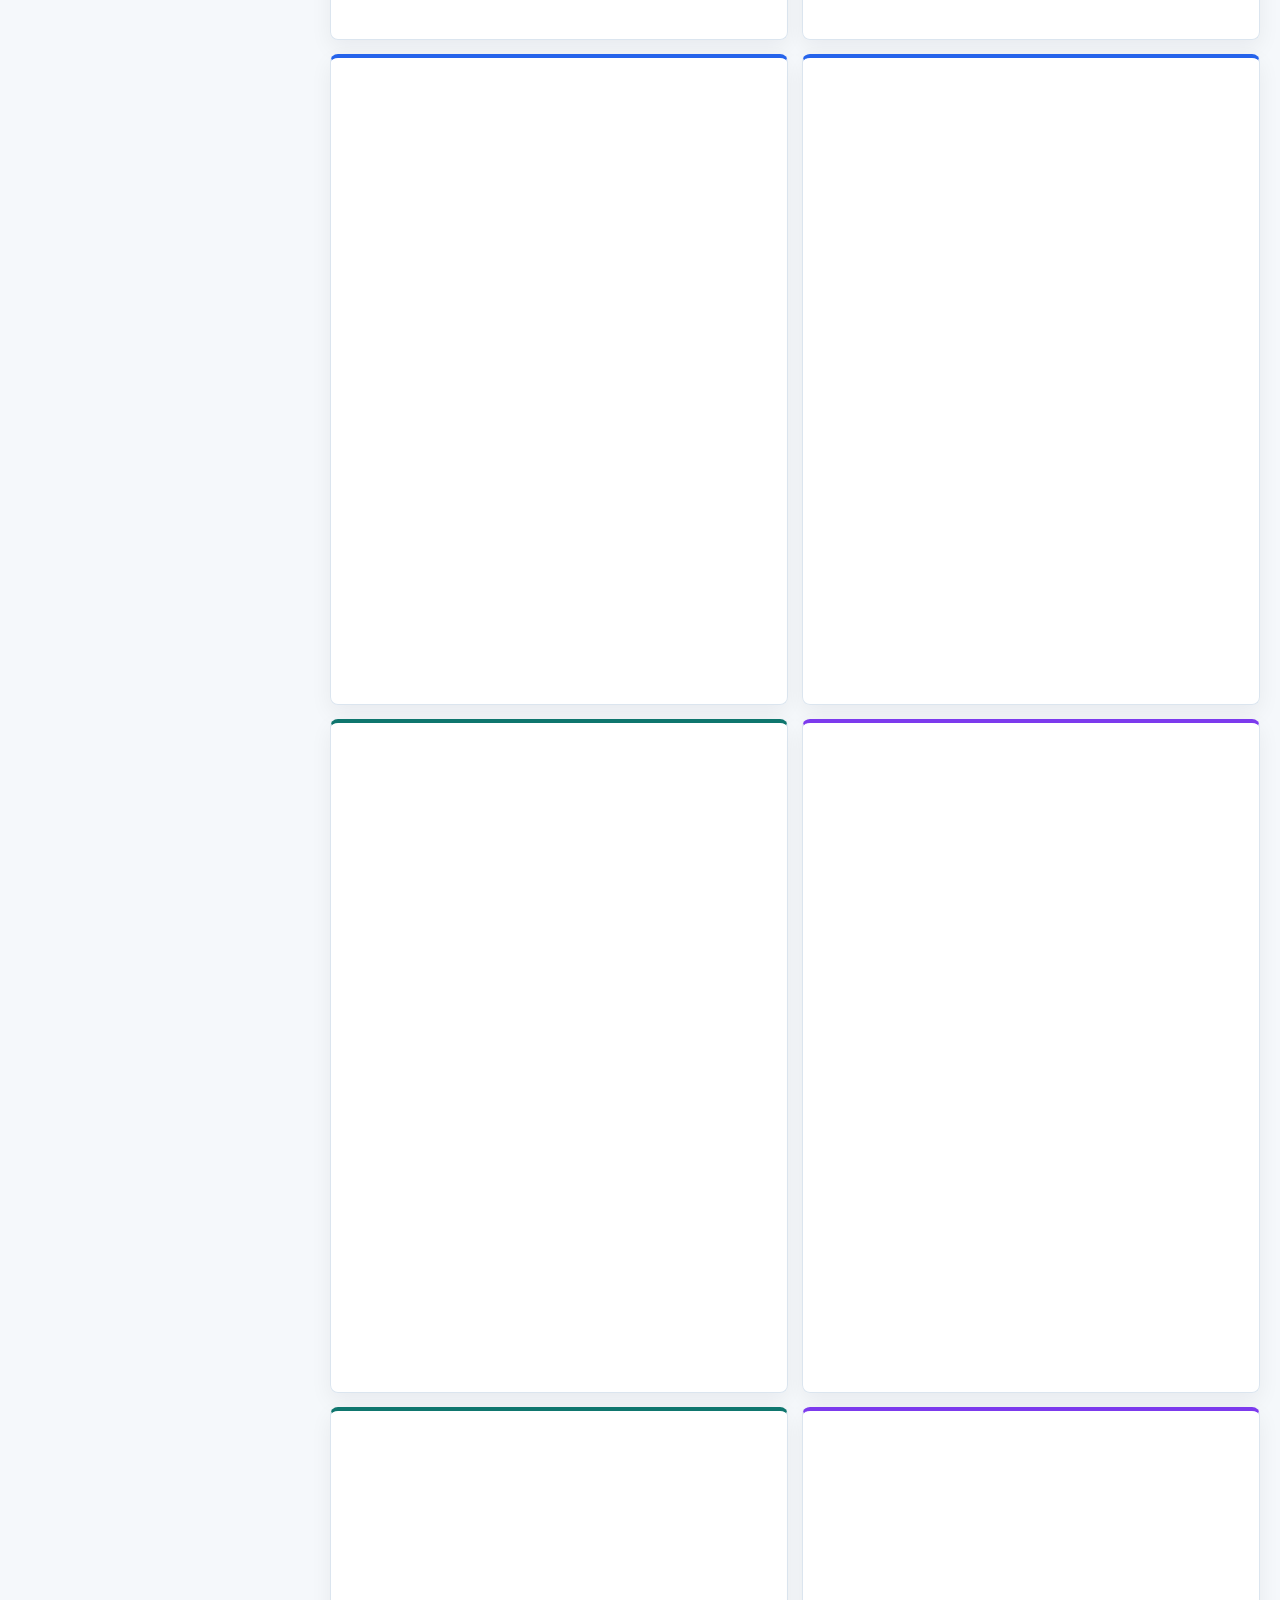
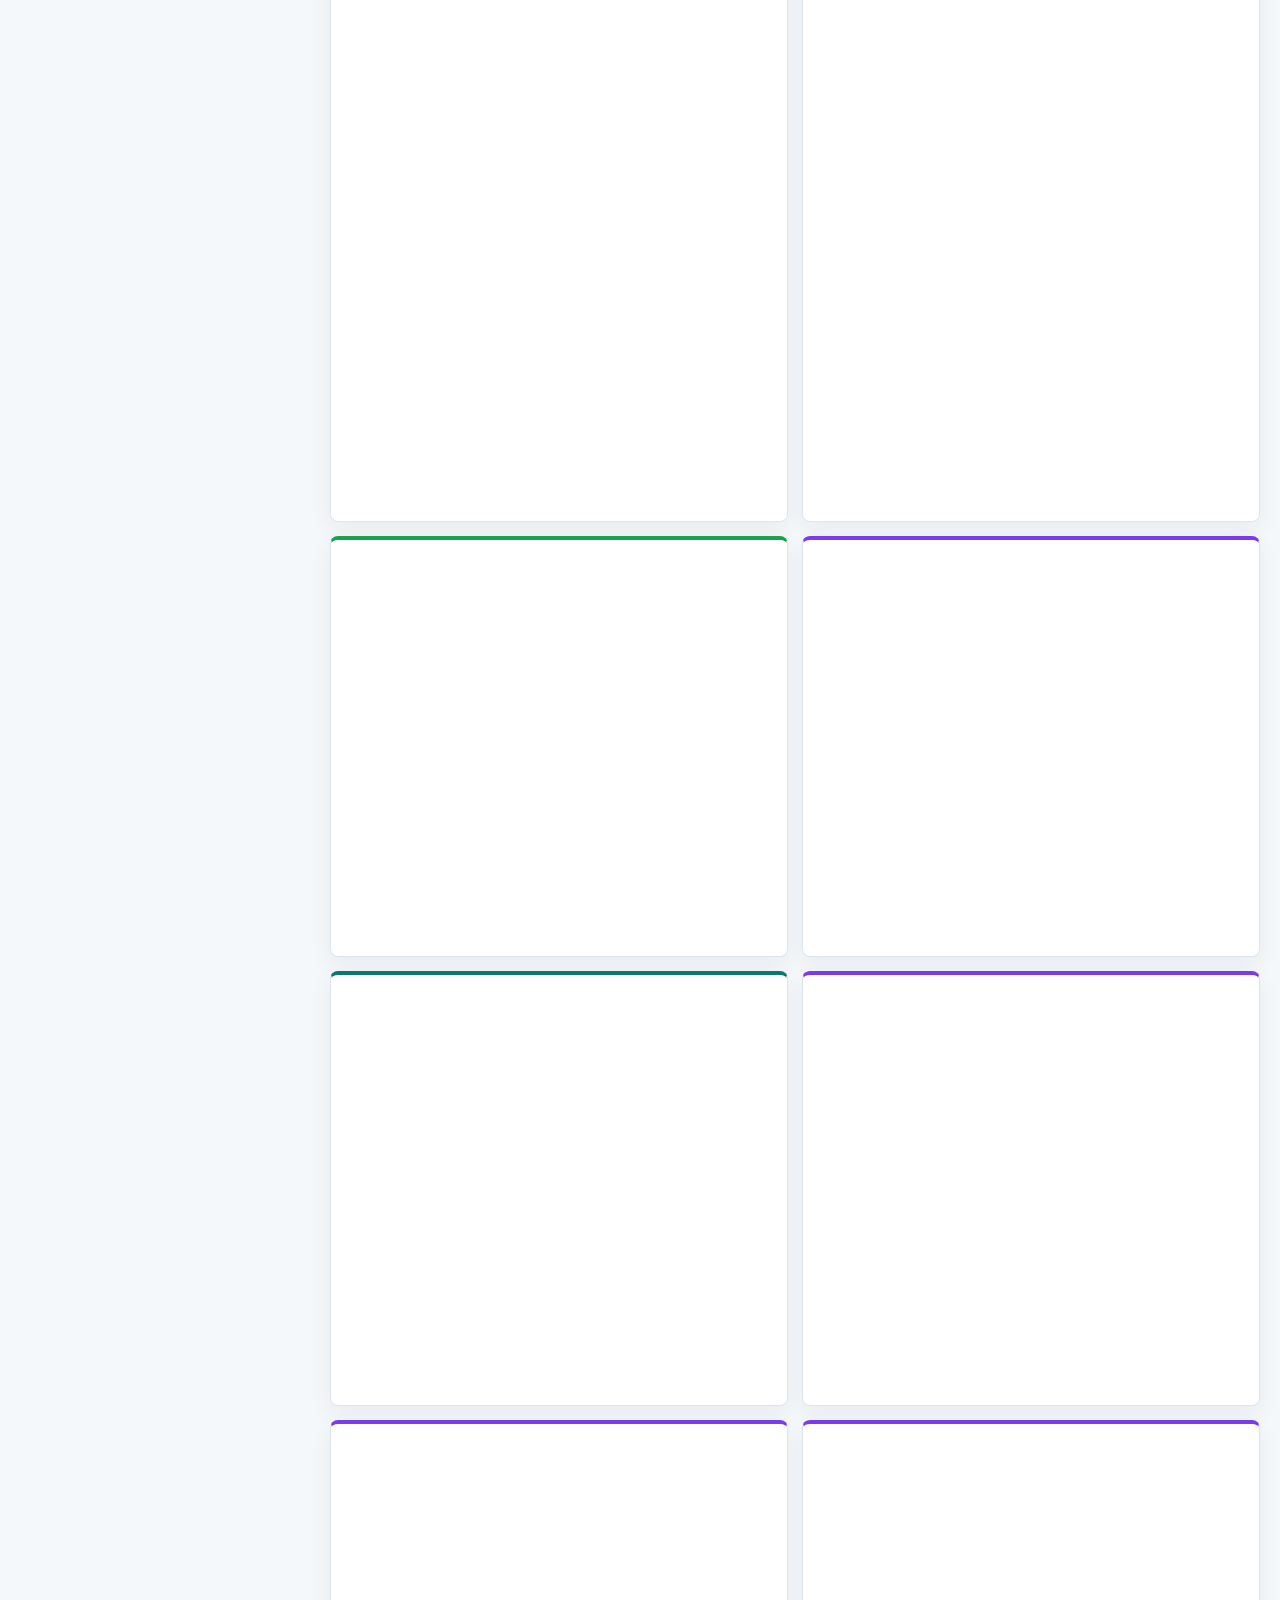
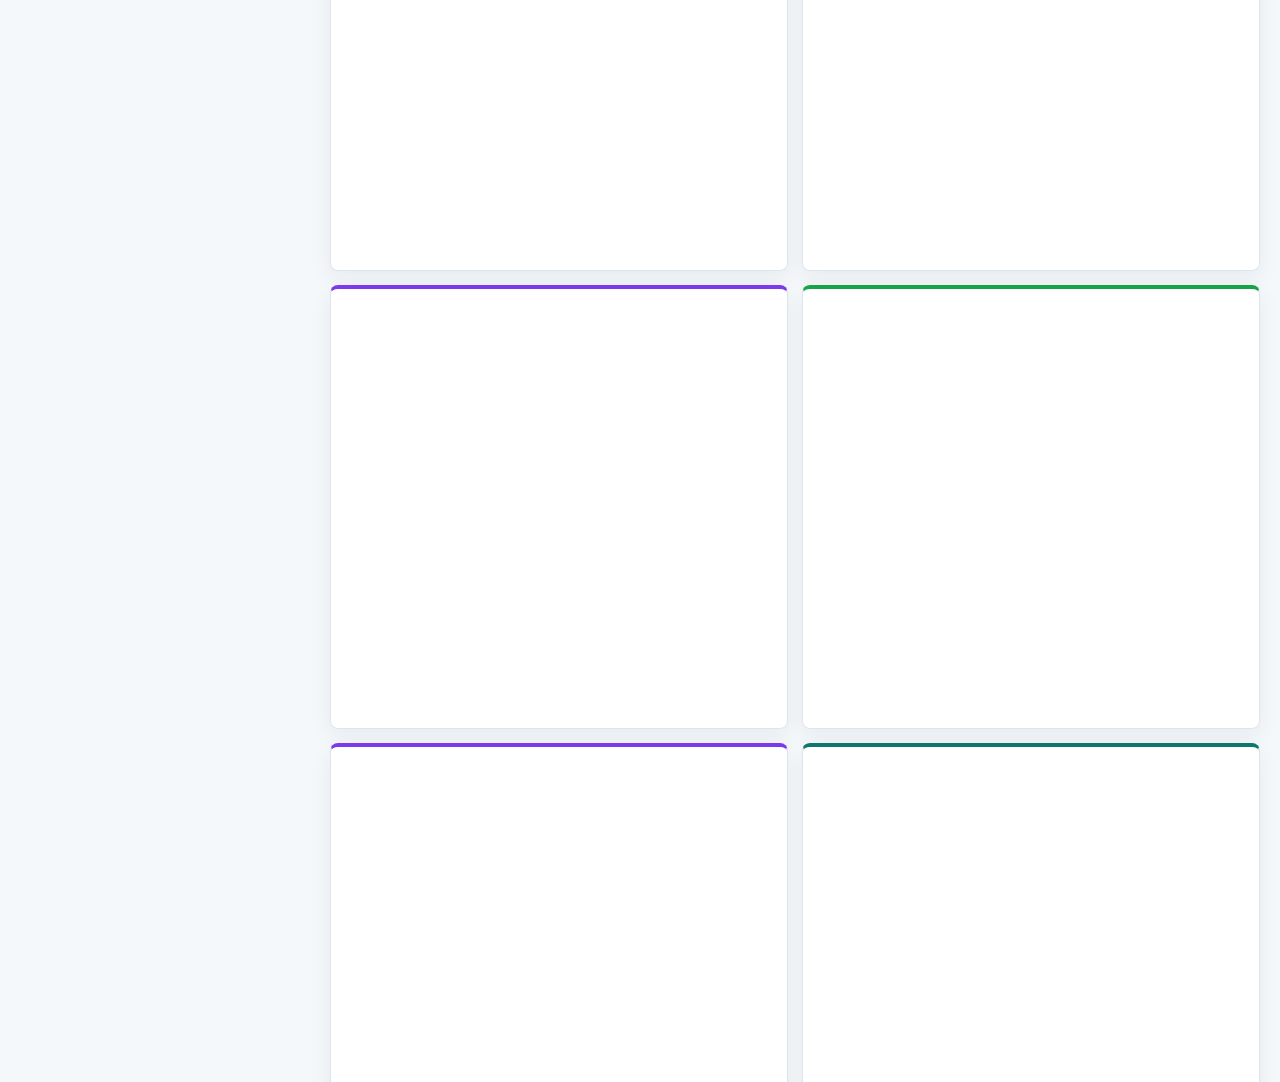
<file: traffic-index.html>
<!doctype html>
<html lang="zh-CN">
  <head>
    <meta charset="utf-8" />
    <meta name="viewport" content="width=device-width, initial-scale=1" />
    <link rel="icon" href="data:," />
    <title>流量库可视化</title>
    <link rel="stylesheet" href="traffic-styles.css?v=20260718-performance" />
    <link rel="stylesheet" href="case-bridge.css?v=20260716-stable-id" />
    <script src="traffic-data.js?v=20260704-130112" defer></script>
    <script src="case-maps/traffic.js?v=20260716-stable-id" defer></script>
    <script src="traffic-app.js?v=20260718-performance" defer></script>
    <script src="case-bridge.js?v=20260716-stable-id" data-library="traffic" defer></script>
  </head>
  <body>
    <div class="app-shell">
      <header class="topbar">
        <div class="brand">
          <p class="eyebrow">Traffic Library</p>
          <h1>流量库</h1>
        </div>
        <div class="view-switch" aria-label="视图模式">
          <span>视图</span>
          <button id="viewModeToggle" class="view-mode-toggle" type="button" aria-pressed="false">
            <b data-mode-label>分组模式</b>
            <small>切换合并</small>
          </button>
        </div>
        <div class="summary" aria-live="polite">
          <span id="totalCount">0</span>
          <span>条案例</span>
        </div>
      </header>

      <section class="toolbar" aria-label="筛选工具">
        <label class="search-box">
          <span>搜索</span>
          <input id="searchInput" type="search" placeholder="平台、钩子、冷启动、案例..." autocomplete="off" />
        </label>

        <label>
          <span>大分类</span>
          <select id="categoryFilter"></select>
        </label>

        <label>
          <span>细分赛道</span>
          <select id="subcategoryFilter"></select>
        </label>

        <label>
          <span>排序</span>
          <select id="sortSelect">
            <option value="desc">最新在前</option>
            <option value="asc">最旧在前</option>
          </select>
        </label>

        <div class="focus-panel" aria-label="字段聚焦">
          <span>聚焦字段</span>
          <div id="focusControl" class="segment-control" role="group" aria-label="字段聚焦">
            <button type="button" data-focus-field="">全部</button>
            <button class="active field-platform-control" type="button" data-focus-field="引流平台">引流平台</button>
            <button class="field-hook-control" type="button" data-focus-field="引流钩子">引流钩子</button>
            <button class="field-start-control" type="button" data-focus-field="冷启动方式">冷启动</button>
            <button class="field-scale-control" type="button" data-focus-field="规模化路径">规模化</button>
          </div>
        </div>
      </section>

      <div class="content-layout">
        <aside class="sidebar" aria-label="分类导航">
          <div class="sidebar-head">
            <h2>分类导航</h2>
            <button id="clearFilters" class="ghost-button" type="button">全部</button>
          </div>
          <nav id="categoryTree" class="category-tree"></nav>
        </aside>

        <main class="main-content">
          <div class="result-bar">
            <p id="resultInfo">正在加载...</p>
          </div>

          <section id="cardGrid" class="card-grid field-focus-mode" aria-live="polite"></section>

          <div id="emptyState" class="empty-state" hidden>
            <h2>没有匹配结果</h2>
            <p>换一个关键词或清空筛选后再看。</p>
          </div>

          <div id="errorState" class="empty-state error-state" hidden>
            <h2>数据加载失败</h2>
            <p id="errorMessage"></p>
          </div>

          <div class="load-more-wrap">
            <button id="loadMoreButton" class="primary-button" type="button" hidden>加载更多</button>
          </div>
        </main>
      </div>
    </div>

    <noscript>这个页面需要启用 JavaScript。</noscript>
  </body>
</html>
</file>
<file: styles.css>
:root {
  color-scheme: light;
  --canvas: #edf1f5;
  --surface: #ffffff;
  --surface-subtle: #f7f9fb;
  --surface-muted: #eef2f6;
  --ink: #182230;
  --ink-soft: #344054;
  --muted: #667085;
  --muted-light: #98a2b3;
  --line: #d7dee7;
  --line-strong: #b8c4d2;
  --navy: #27445f;
  --navy-hover: #1f3850;
  --link: #245b9f;
  --focus-ring: #78aee8;
  --danger: #b42318;
  --danger-soft: #fff1f0;
  --danger-line: #f5b7b1;

  --product: #2563b8;
  --product-ink: #174f91;
  --product-soft: #edf4fc;
  --product-line: #b9d2ee;
  --price: #b26a00;
  --price-ink: #875000;
  --price-soft: #fff7e8;
  --price-line: #ebcd91;
  --model: #7650a7;
  --model-ink: #5e3b8c;
  --model-soft: #f6f0fb;
  --model-line: #d8c5eb;
  --repeat: #27764d;
  --repeat-ink: #1d5c3b;
  --repeat-soft: #eef8f2;
  --repeat-line: #b9dbc8;

  --focus-color: var(--product);
  --focus-ink: var(--product-ink);
  --focus-soft: var(--product-soft);
  --focus-line: var(--product-line);
  --radius: 6px;
  --pattern-columns: minmax(190px, 1.25fr) minmax(210px, 1.65fr) minmax(120px, 0.8fr) minmax(180px, 1.25fr) 32px;
}

body[data-focus-theme="product"],
body[data-focus-theme="产品形态"] {
  --focus-color: var(--product);
  --focus-ink: var(--product-ink);
  --focus-soft: var(--product-soft);
  --focus-line: var(--product-line);
}

body[data-focus-theme="price"],
body[data-focus-theme="pricing"],
body[data-focus-theme="定价策略"] {
  --focus-color: var(--price);
  --focus-ink: var(--price-ink);
  --focus-soft: var(--price-soft);
  --focus-line: var(--price-line);
}

body[data-focus-theme="model"],
body[data-focus-theme="payment"],
body[data-focus-theme="付费模型"] {
  --focus-color: var(--model);
  --focus-ink: var(--model-ink);
  --focus-soft: var(--model-soft);
  --focus-line: var(--model-line);
}

body[data-focus-theme="repeat"],
body[data-focus-theme="复购机制"] {
  --focus-color: var(--repeat);
  --focus-ink: var(--repeat-ink);
  --focus-soft: var(--repeat-soft);
  --focus-line: var(--repeat-line);
}

*,
*::before,
*::after {
  box-sizing: border-box;
}

html {
  min-width: 0;
  background: var(--canvas);
  scroll-behavior: smooth;
}

body {
  min-width: 0;
  min-height: 100vh;
  margin: 0;
  overflow-x: hidden;
  background: var(--canvas);
  color: var(--ink);
  font-family: -apple-system, BlinkMacSystemFont, "Segoe UI", "Microsoft YaHei", "PingFang SC", sans-serif;
  font-size: 14px;
  line-height: 1.5;
  letter-spacing: 0;
}

button,
input,
select,
summary {
  font: inherit;
  letter-spacing: 0;
}

button,
summary {
  cursor: pointer;
}

button {
  min-width: 0;
}

a {
  color: var(--link);
  text-decoration-thickness: 1px;
  text-underline-offset: 3px;
}

img,
svg {
  max-width: 100%;
}

p,
h1,
h2,
h3,
ol,
ul,
dl,
dd,
fieldset {
  margin-top: 0;
}

[hidden] {
  display: none !important;
}

:where(a, button, input, select, summary, [tabindex]):focus-visible {
  outline: 3px solid var(--focus-ring);
  outline-offset: 2px;
}

:where(button, input, select):disabled,
:where(button, input, select)[aria-disabled="true"] {
  cursor: not-allowed;
  opacity: 0.48;
}

::selection {
  background: #cfe1f5;
  color: var(--ink);
}

.skip-link {
  position: fixed;
  z-index: 100;
  top: 8px;
  left: 8px;
  transform: translateY(-140%);
  padding: 8px 12px;
  border: 1px solid var(--navy);
  border-radius: 4px;
  background: var(--surface);
  color: var(--navy);
  font-weight: 700;
}

.skip-link:focus-visible {
  transform: translateY(0);
}

.app-shell {
  width: min(1380px, 100%);
  min-height: 100vh;
  margin: 0 auto;
  border-right: 1px solid var(--line);
  border-left: 1px solid var(--line);
  background: var(--surface);
}

.site-header {
  display: flex;
  min-width: 0;
  align-items: center;
  justify-content: space-between;
  gap: 24px;
  min-height: 94px;
  padding: 18px 24px 16px;
  border-bottom: 1px solid var(--line);
  background: var(--surface);
}

.brand-block {
  min-width: 0;
}

.brand-block h1 {
  margin: 1px 0 2px;
  color: var(--ink);
  font-size: 27px;
  font-weight: 760;
  line-height: 1.2;
  letter-spacing: 0;
}

.brand-block > p:last-child {
  margin: 0;
  color: var(--muted);
  font-size: 13px;
}

.brand-label,
.section-label {
  margin: 0;
  color: var(--link);
  font-size: 11px;
  font-weight: 700;
  line-height: 1.35;
  letter-spacing: 0;
}

.record-total {
  display: grid;
  flex: 0 0 auto;
  grid-template-columns: auto auto;
  align-items: baseline;
  gap: 6px;
  min-width: 142px;
  padding: 6px 0 6px 18px;
  border-left: 1px solid var(--line-strong);
  color: var(--muted);
  text-align: right;
}

.record-total strong {
  color: var(--navy);
  font-size: 24px;
  font-variant-numeric: tabular-nums;
  line-height: 1;
}

.record-total span {
  font-size: 12px;
}

.library-nav {
  display: grid;
  grid-template-columns: repeat(6, minmax(72px, 1fr));
  min-width: 0;
  min-height: 42px;
  border-bottom: 1px solid var(--line);
  background: var(--surface-subtle);
}

.library-nav a {
  display: flex;
  min-width: 0;
  align-items: center;
  justify-content: center;
  padding: 9px 10px 8px;
  border-right: 1px solid var(--line);
  color: var(--ink-soft);
  font-size: 13px;
  font-weight: 650;
  text-decoration: none;
}

.library-nav a:last-child {
  border-right: 0;
}

.library-nav a:hover {
  background: var(--surface-muted);
  color: var(--ink);
}

.library-nav a.active,
.library-nav a[aria-current="page"] {
  box-shadow: inset 0 -3px 0 var(--link);
  background: var(--surface);
  color: var(--link);
}

.filter-panel {
  border-bottom: 1px solid var(--line);
  background: var(--surface-subtle);
}

.filter-panel > summary {
  display: flex;
  min-height: 42px;
  align-items: center;
  gap: 8px;
  padding: 9px 24px;
  color: var(--ink-soft);
  font-size: 13px;
  font-weight: 700;
  list-style-position: inside;
  user-select: none;
}

.filter-panel > summary:hover {
  background: var(--surface-muted);
}

.filter-panel[open] > summary {
  border-bottom: 1px solid var(--line);
  background: var(--surface);
  color: var(--ink);
}

.filter-panel > summary::marker {
  color: var(--link);
}

.filter-grid {
  display: grid;
  grid-template-columns: minmax(220px, 1.45fr) minmax(150px, 0.8fr) minmax(160px, 0.9fr) minmax(126px, 0.62fr) minmax(360px, 1.7fr) auto;
  gap: 10px;
  align-items: end;
  padding: 12px 24px 14px;
}

.filter-grid label,
.search-field {
  display: grid;
  min-width: 0;
  gap: 5px;
}

.filter-grid label > span,
.focus-fieldset legend {
  color: var(--muted);
  font-size: 11px;
  font-weight: 700;
}

input,
select {
  width: 100%;
  min-width: 0;
  min-height: 36px;
  border: 1px solid var(--line-strong);
  border-radius: 5px;
  background: var(--surface);
  color: var(--ink);
}

input {
  padding: 7px 10px;
}

select {
  padding: 6px 30px 6px 10px;
}

input::placeholder {
  color: var(--muted-light);
}

input:hover:not(:disabled),
select:hover:not(:disabled) {
  border-color: #8fa1b5;
}

input:focus-visible,
select:focus-visible {
  border-color: var(--link);
}

input[aria-invalid="true"],
select[aria-invalid="true"] {
  border-color: var(--danger);
  background: var(--danger-soft);
}

.focus-fieldset {
  min-width: 0;
  margin: 0;
  padding: 0;
  border: 0;
}

.focus-fieldset legend {
  margin-bottom: 5px;
  padding: 0;
}

.focus-control,
.view-control,
.segment-control {
  display: grid;
  min-width: 0;
  padding: 2px;
  border: 1px solid var(--line-strong);
  border-radius: 6px;
  background: var(--surface-muted);
}

.focus-control {
  grid-template-columns: repeat(4, minmax(70px, 1fr));
}

.focus-control button,
.view-control button,
.segment-control button {
  min-width: 0;
  min-height: 30px;
  padding: 5px 9px;
  border: 0;
  border-radius: 4px;
  background: transparent;
  color: var(--muted);
  font-size: 12px;
  font-weight: 700;
  white-space: nowrap;
}

.focus-control button:hover,
.view-control button:hover,
.segment-control button:hover {
  background: #e3e9f0;
  color: var(--ink);
}

.focus-control button.active,
.focus-control button[aria-pressed="true"],
.segment-control button.active {
  box-shadow: inset 0 0 0 1px var(--control-line, var(--focus-line));
  background: var(--control-bg, var(--focus-soft));
  color: var(--control-color, var(--focus-ink));
}

.field-product-control {
  --control-bg: var(--product-soft);
  --control-color: var(--product-ink);
  --control-line: var(--product-line);
}

.field-price-control {
  --control-bg: var(--price-soft);
  --control-color: var(--price-ink);
  --control-line: var(--price-line);
}

.field-model-control {
  --control-bg: var(--model-soft);
  --control-color: var(--model-ink);
  --control-line: var(--model-line);
}

.field-repeat-control {
  --control-bg: var(--repeat-soft);
  --control-color: var(--repeat-ink);
  --control-line: var(--repeat-line);
}

button,
.primary-button,
.secondary-button,
.ghost-button {
  border-radius: 5px;
}

.primary-button,
.secondary-button,
.ghost-button,
.reset-button,
.load-more {
  min-height: 34px;
  padding: 6px 12px;
  font-size: 13px;
  font-weight: 700;
}

.primary-button {
  border: 1px solid var(--navy);
  background: var(--navy);
  color: #ffffff;
}

.primary-button:hover:not(:disabled) {
  border-color: var(--navy-hover);
  background: var(--navy-hover);
}

.secondary-button,
.ghost-button,
.reset-button {
  border: 1px solid var(--line-strong);
  background: var(--surface);
  color: var(--ink-soft);
}

.secondary-button:hover:not(:disabled),
.ghost-button:hover:not(:disabled),
.reset-button:hover:not(:disabled) {
  border-color: #8fa1b5;
  background: var(--surface-muted);
  color: var(--ink);
}

.main-content {
  min-width: 0;
  padding: 0 24px 40px;
}

.workbench-bar,
.result-bar {
  display: flex;
  min-width: 0;
  min-height: 52px;
  align-items: center;
  justify-content: space-between;
  gap: 16px;
  border-bottom: 1px solid var(--line);
}

.view-control {
  flex: 0 0 auto;
  grid-template-columns: repeat(2, minmax(82px, 1fr));
}

.view-control button.active,
.view-control button[aria-pressed="true"] {
  box-shadow: inset 0 0 0 1px var(--line-strong);
  background: var(--surface);
  color: var(--navy);
}

.result-info,
.result-bar p {
  min-width: 0;
  margin: 0;
  overflow: hidden;
  color: var(--muted);
  font-size: 12px;
  text-align: right;
  text-overflow: ellipsis;
  white-space: nowrap;
}

.pattern-view,
.case-view {
  min-width: 0;
}

.section-heading,
.case-view-head {
  display: flex;
  min-width: 0;
  align-items: flex-end;
  justify-content: space-between;
  gap: 24px;
  padding: 17px 0 14px;
}

.section-heading > div:first-child,
.case-view-head > div:first-child {
  min-width: 0;
}

.section-heading h2,
.case-view-head h2 {
  margin: 2px 0 2px;
  color: var(--ink);
  font-size: 20px;
  line-height: 1.3;
  letter-spacing: 0;
}

.section-heading p:last-child,
.case-view-head p:last-child {
  margin: 0;
  color: var(--muted);
  font-size: 12px;
}

.coverage-block {
  display: grid;
  flex: 0 0 auto;
  grid-template-columns: auto auto;
  align-items: baseline;
  gap: 8px;
  padding-left: 16px;
  border-left: 1px solid var(--line-strong);
  color: var(--muted);
  font-size: 11px;
}

.coverage-block strong {
  color: var(--focus-ink);
  font-size: 20px;
  font-variant-numeric: tabular-nums;
}

.pattern-table-head {
  display: grid;
  grid-template-columns: var(--pattern-columns);
  gap: 14px;
  align-items: center;
  min-height: 34px;
  padding: 7px 12px;
  border-top: 1px solid var(--line-strong);
  border-bottom: 1px solid var(--line);
  background: var(--surface-muted);
  color: var(--muted);
  font-size: 11px;
  font-weight: 700;
}

.pattern-list {
  min-width: 0;
  margin: 0;
  padding: 0;
  border-bottom: 1px solid var(--line-strong);
  list-style: none;
}

.pattern-row,
.pattern-row-button {
  display: grid;
  grid-template-columns: var(--pattern-columns);
  gap: 14px;
  min-width: 0;
  align-items: center;
}

.pattern-row {
  position: relative;
  min-height: 64px;
  padding: 10px 12px;
  border: 0;
  border-bottom: 1px solid var(--line);
  background: var(--surface);
  color: var(--ink);
  text-align: left;
}

.pattern-row:last-child {
  border-bottom: 0;
}

button.pattern-row,
.pattern-row-button {
  width: 100%;
  cursor: pointer;
}

.pattern-row-button {
  grid-column: 1 / -1;
  min-height: 62px;
  padding: 10px 12px;
  border: 0;
  background: transparent;
  color: inherit;
  text-align: left;
}

.pattern-row:hover,
.pattern-row:focus-within,
.pattern-row-button:hover {
  background: #f5f8fb;
}

.pattern-row.selected,
.pattern-row[aria-selected="true"],
.pattern-row-button.selected,
.pattern-row-button[aria-pressed="true"] {
  box-shadow: inset 4px 0 0 var(--focus-color);
  background: var(--focus-soft);
}

.pattern-row > *,
.pattern-row-button > * {
  min-width: 0;
}

.pattern-name,
.pattern-title {
  display: flex;
  min-width: 0;
  align-items: baseline;
  gap: 8px;
  color: var(--ink);
  font-weight: 720;
  line-height: 1.35;
}

.pattern-name strong,
.pattern-title strong {
  min-width: 0;
  overflow-wrap: anywhere;
}

.pattern-rank {
  flex: 0 0 24px;
  color: var(--muted-light);
  font-size: 11px;
  font-variant-numeric: tabular-nums;
  font-weight: 700;
  text-align: right;
}

.pattern-bar-cell,
.pattern-measure,
.pattern-stats {
  display: grid;
  grid-template-columns: minmax(84px, 1fr) auto;
  gap: 10px;
  align-items: center;
  min-width: 0;
}

.pattern-bar-track,
.bar-track {
  width: 100%;
  height: 9px;
  overflow: hidden;
  border-radius: 2px;
  background: #dfe6ee;
}

.pattern-bar,
.pattern-bar-fill,
.bar-fill {
  display: block;
  width: var(--bar-width, 100%);
  min-width: 3px;
  max-width: 100%;
  height: 9px;
  border-radius: 2px;
  background: var(--focus-color);
}

.pattern-count,
.pattern-share,
.pattern-value {
  color: var(--ink-soft);
  font-size: 12px;
  font-variant-numeric: tabular-nums;
  font-weight: 700;
  white-space: nowrap;
}

.pattern-meta {
  min-width: 0;
  overflow: hidden;
  color: var(--ink-soft);
  font-size: 12px;
  line-height: 1.45;
  text-overflow: ellipsis;
  white-space: nowrap;
}

.representative-cases {
  display: -webkit-box;
  min-width: 0;
  overflow: hidden;
  color: var(--muted);
  font-size: 12px;
  line-height: 1.45;
  overflow-wrap: anywhere;
  -webkit-box-orient: vertical;
  -webkit-line-clamp: 2;
}

.representative-cases a {
  color: inherit;
}

.pattern-action,
.pattern-open {
  display: inline-flex;
  width: 28px;
  height: 28px;
  align-items: center;
  justify-content: center;
  justify-self: end;
  border: 1px solid transparent;
  border-radius: 4px;
  background: transparent;
  color: var(--muted);
}

.pattern-row:hover .pattern-action,
.pattern-row:hover .pattern-open {
  border-color: var(--line);
  background: var(--surface);
  color: var(--link);
}

.case-view-head {
  border-bottom: 1px solid var(--line-strong);
}

.case-grid,
.card-grid {
  display: grid;
  grid-template-columns: repeat(3, minmax(0, 1fr));
  grid-auto-rows: 1fr;
  gap: 12px;
  min-width: 0;
  padding-top: 12px;
}

.case-card {
  content-visibility: auto;
  contain-intrinsic-size: auto 520px;
  display: grid;
  grid-template-rows: auto auto 1fr auto;
  gap: 10px;
  min-width: 0;
  height: 100%;
  padding: 13px;
  overflow: hidden;
  border: 1px solid var(--line);
  border-radius: 6px;
  background: var(--surface);
}

.case-card:hover {
  border-color: var(--line-strong);
}

.case-card.selected,
.case-card[aria-selected="true"] {
  border-color: var(--focus-color);
  box-shadow: inset 3px 0 0 var(--focus-color);
}

.card-meta,
.case-meta {
  display: flex;
  min-width: 0;
  flex-wrap: wrap;
  align-items: center;
  gap: 5px 8px;
  color: var(--muted);
  font-size: 11px;
}

.pill,
.meta-pill,
.case-category,
.case-date {
  display: inline-flex;
  max-width: 100%;
  min-height: 20px;
  align-items: center;
  padding: 2px 6px;
  overflow: hidden;
  border: 1px solid var(--line);
  border-radius: 4px;
  background: var(--surface-subtle);
  color: var(--ink-soft);
  font-size: 11px;
  font-weight: 650;
  line-height: 1.3;
  text-overflow: ellipsis;
  white-space: nowrap;
}

.date-pill,
.unknown-pill {
  color: var(--muted);
}

.case-title,
.case-card h2,
.case-card h3 {
  display: -webkit-box;
  min-height: 43px;
  margin: 0;
  overflow: hidden;
  color: var(--ink);
  font-size: 16px;
  font-weight: 720;
  line-height: 1.35;
  overflow-wrap: anywhere;
  -webkit-box-orient: vertical;
  -webkit-line-clamp: 2;
}

.field-list,
.case-fields {
  display: grid;
  align-content: start;
  gap: 0;
  min-width: 0;
  margin: 0;
}

.field,
.case-field {
  --field-color: var(--focus-color);
  --field-ink: var(--focus-ink);
  --field-soft: var(--focus-soft);
  display: grid;
  grid-template-columns: 74px minmax(0, 1fr);
  gap: 8px;
  min-width: 0;
  align-items: start;
  padding: 8px 0 8px 9px;
  border-top: 1px solid var(--line);
  border-left: 3px solid var(--field-color);
  background: var(--surface);
}

.field:first-child,
.case-field:first-child {
  border-top-color: transparent;
}

.field-product,
[data-field="产品形态"] {
  --field-color: var(--product);
  --field-ink: var(--product-ink);
  --field-soft: var(--product-soft);
  --field-line: var(--product-line);
}

.field-price,
[data-field="定价策略"] {
  --field-color: var(--price);
  --field-ink: var(--price-ink);
  --field-soft: var(--price-soft);
  --field-line: var(--price-line);
}

.field-model,
[data-field="付费模型"] {
  --field-color: var(--model);
  --field-ink: var(--model-ink);
  --field-soft: var(--model-soft);
  --field-line: var(--model-line);
}

.field-repeat,
[data-field="复购机制"] {
  --field-color: var(--repeat);
  --field-ink: var(--repeat-ink);
  --field-soft: var(--repeat-soft);
  --field-line: var(--repeat-line);
}

.field dt,
.field-label,
.case-field dt {
  margin: 0;
  color: var(--field-ink);
  font-size: 11px;
  font-weight: 750;
  line-height: 1.45;
}

.field dd,
.field-value,
.case-field dd {
  min-width: 0;
  margin: 0;
  overflow-wrap: anywhere;
  color: var(--ink-soft);
  font-size: 12px;
  line-height: 1.55;
}

.field.is-focused,
.case-field.is-focused {
  background: var(--field-soft);
}

.field.is-dimmed,
.case-field.is-dimmed {
  border-left-color: var(--line-strong);
  opacity: 0.68;
}

.field-tags,
.token-list {
  display: flex;
  min-width: 0;
  flex-wrap: wrap;
  gap: 2px 0;
}

.field-tags > *,
.field-token {
  display: inline;
  max-width: 100%;
  padding: 0;
  border: 0;
  border-radius: 0;
  background: transparent;
  color: var(--ink-soft);
  font-size: inherit;
  font-weight: 600;
  line-height: inherit;
  overflow-wrap: anywhere;
}

.field-tags > * + *::before,
.field-token + .field-token::before {
  content: " · ";
  color: var(--field-color, var(--muted-light));
  font-weight: 400;
}

.merged-summary {
  margin: 0;
  padding: 9px 0 9px 10px;
  border-left: 3px solid var(--focus-color);
  color: var(--ink-soft);
  font-size: 12px;
  line-height: 1.65;
  overflow-wrap: anywhere;
}

.raw-details,
.detail {
  margin-top: 1px;
  padding-top: 8px;
  border-top: 1px solid var(--line);
  color: var(--muted);
}

.raw-details summary,
.detail summary {
  width: fit-content;
  color: var(--muted);
  font-size: 11px;
  font-weight: 700;
}

.raw-details[open] summary,
.detail[open] summary {
  color: var(--ink-soft);
}

.raw-details p,
.detail p,
.raw-content {
  margin: 8px 0 0;
  overflow-wrap: anywhere;
  color: var(--muted);
  font-size: 12px;
  line-height: 1.65;
  white-space: pre-wrap;
}

.load-more-wrap,
.load-more {
  display: flex;
  justify-content: center;
}

.load-more-wrap {
  min-height: 58px;
  padding-top: 18px;
}

.load-more {
  min-width: 120px;
}

.pattern-name-cell {
  display: grid;
  grid-template-columns: 24px minmax(0, 1fr);
  min-width: 0;
  gap: 4px;
  align-items: baseline;
}

.pattern-name-cell .pattern-name {
  justify-content: flex-start;
  font-size: 17px;
}

.pattern-examples {
  display: -webkit-box;
  min-width: 0;
  overflow: hidden;
  color: var(--muted);
  font-size: 12px;
  line-height: 1.45;
  overflow-wrap: anywhere;
  -webkit-box-orient: vertical;
  -webkit-line-clamp: 2;
}

.pattern-example + .pattern-example::before {
  content: " / ";
  color: var(--muted-light);
}

.pattern-metric {
  display: flex;
  min-width: 0;
  align-items: center;
  gap: 10px;
}

.pattern-metric .pattern-bar-track {
  flex: 1 1 auto;
  min-width: 72px;
}

.pattern-metric-text {
  flex: 0 0 auto;
  min-width: 80px;
  color: var(--ink-soft);
  font-size: 12px;
  font-variant-numeric: tabular-nums;
  font-weight: 700;
  text-align: right;
  white-space: nowrap;
}

.canonical-field-list,
.raw-field-list {
  display: grid;
  min-width: 0;
  gap: 8px;
  margin: 0;
}

.canonical-field,
.raw-field {
  display: grid;
  grid-template-columns: 110px minmax(0, 1fr);
  min-width: 0;
  gap: 10px;
  align-items: start;
  padding: 9px 0;
  border-top: 1px solid var(--line);
}

.canonical-field:first-child,
.raw-field:first-child {
  border-top-color: transparent;
}

.canonical-field dt,
.canonical-field dd,
.raw-field dt,
.raw-field dd {
  min-width: 0;
  margin: 0;
}

.canonical-field dt,
.raw-field dt {
  color: var(--field-ink, var(--ink-soft));
  font-size: 11px;
  font-weight: 750;
  line-height: 1.45;
}

.canonical-field dd,
.raw-field dd {
  overflow-wrap: anywhere;
  color: var(--ink-soft);
  font-size: 12px;
  line-height: 1.55;
}

.canonical-tags {
  display: flex;
  min-width: 0;
  flex-wrap: wrap;
  gap: 6px;
}

.canonical-tags > span {
  display: inline-flex;
  max-width: 100%;
  min-height: 22px;
  align-items: center;
  padding: 2px 7px;
  border: 1px solid var(--field-line, var(--line));
  border-radius: 6px;
  background: var(--field-soft, var(--surface-subtle));
  color: var(--field-ink, var(--ink-soft));
  font-size: 11px;
  font-weight: 700;
  line-height: 1.35;
  overflow-wrap: anywhere;
}

.field-focus-active {
  border-color: var(--focus-color);
}

.case-detail {
  min-width: 0;
  padding-top: 8px;
  border-top: 1px solid var(--line);
}

.case-detail summary {
  width: fit-content;
  cursor: pointer;
  color: var(--muted);
  font-size: 11px;
  font-weight: 700;
}

.case-detail summary:focus-visible {
  outline: 3px solid var(--focus-ring);
  outline-offset: 3px;
}

.detail-content {
  display: grid;
  min-width: 0;
  gap: 10px;
  padding-top: 10px;
}

.detail-evidence {
  margin: 0;
  padding: 9px 10px;
  border-left: 3px solid var(--line-strong);
  background: var(--surface-subtle);
  color: var(--muted);
  font-size: 12px;
  line-height: 1.6;
  overflow-wrap: anywhere;
  white-space: pre-wrap;
}

.state-panel,
.empty-state,
.loading-state,
.error-state {
  display: grid;
  gap: 4px;
  min-height: 92px;
  align-content: center;
  margin: 16px 0 0;
  padding: 18px;
  border: 1px solid var(--line);
  border-left: 4px solid var(--line-strong);
  border-radius: 6px;
  background: var(--surface-subtle);
  color: var(--muted);
}

.state-panel strong,
.empty-state h2,
.loading-state strong,
.error-state strong,
.error-state h2 {
  margin: 0;
  color: var(--ink-soft);
  font-size: 15px;
}

.state-panel span,
.empty-state p,
.loading-state span,
.error-state span,
.error-state p {
  margin: 0;
  font-size: 12px;
}

#loadingState,
.loading-state,
.is-loading,
[aria-busy="true"] {
  border-left-color: var(--link);
}

#loadingState strong,
.loading-state strong,
.is-loading strong {
  animation: loading-pulse 1.15s ease-in-out infinite alternate;
}

#emptyState,
.empty-state,
.is-empty {
  border-left-color: #8b98a8;
}

#errorState,
.error-state,
.is-error {
  border-color: var(--danger-line);
  border-left-color: var(--danger);
  background: var(--danger-soft);
}

#errorState strong,
.error-state strong,
.error-state h2,
.is-error strong {
  color: var(--danger);
}

.loading,
.is-loading {
  cursor: progress;
}

.muted {
  color: var(--muted) !important;
  font-weight: 400 !important;
}

noscript {
  display: block;
  max-width: 1380px;
  margin: 0 auto;
  padding: 12px 24px;
  border: 1px solid var(--danger-line);
  background: var(--danger-soft);
  color: var(--danger);
}

/* Compatibility for the previous generated category/card template. */
.content-layout {
  display: grid;
  grid-template-columns: 240px minmax(0, 1fr);
  gap: 18px;
  min-width: 0;
}

.sidebar {
  min-width: 0;
  max-height: calc(100vh - 24px);
  overflow: auto;
  border-right: 1px solid var(--line);
  background: var(--surface);
}

.sidebar-head {
  display: flex;
  align-items: center;
  justify-content: space-between;
  gap: 8px;
  padding: 8px 0;
  border-bottom: 1px solid var(--line);
}

.sidebar h2,
.sidebar-head h2 {
  margin: 0;
  font-size: 14px;
}

.category-tree {
  min-width: 0;
}

.category-group {
  min-width: 0;
  border-bottom: 1px solid var(--line);
}

.category-button,
.subcategory-button {
  display: grid;
  width: 100%;
  grid-template-columns: minmax(0, 1fr) auto;
  gap: 8px;
  align-items: center;
  border: 0;
  background: transparent;
  color: var(--ink-soft);
  text-align: left;
}

.category-button {
  min-height: 38px;
  padding: 7px 8px;
  border-left: 3px solid var(--category-color, var(--line-strong));
  font-weight: 700;
}

.subcategory-button {
  min-height: 32px;
  padding: 5px 8px 5px 18px;
  color: var(--muted);
  font-size: 12px;
}

.category-button:hover,
.subcategory-button:hover,
.category-button.active,
.subcategory-button.active {
  background: var(--surface-muted);
  color: var(--ink);
}

.subcategory-list {
  display: none;
  border-top: 1px solid var(--line);
}

.category-group.expanded .subcategory-list {
  display: block;
}

.category-name,
.subcategory-name {
  min-width: 0;
  overflow: hidden;
  text-overflow: ellipsis;
  white-space: nowrap;
}

.badge {
  min-width: 28px;
  color: var(--muted);
  font-size: 11px;
  font-variant-numeric: tabular-nums;
  font-weight: 700;
  text-align: right;
}

.view-switch {
  display: grid;
  gap: 4px;
  min-width: 130px;
}

.view-switch > span,
.view-mode-toggle small {
  color: var(--muted);
  font-size: 11px;
}

.view-mode-toggle {
  display: grid;
  gap: 1px;
  min-height: 38px;
  padding: 5px 8px;
  border: 1px solid var(--line-strong);
  border-radius: 5px;
  background: var(--surface);
  color: var(--ink-soft);
  text-align: left;
}

.view-mode-toggle[aria-pressed="true"] {
  border-color: var(--focus-color);
  background: var(--focus-soft);
  color: var(--focus-ink);
}

@keyframes loading-pulse {
  from {
    opacity: 0.52;
  }

  to {
    opacity: 1;
  }
}

@media (max-width: 1120px) {
  .filter-grid {
    grid-template-columns: minmax(210px, 1.3fr) repeat(3, minmax(135px, 0.75fr));
  }

  .focus-fieldset {
    grid-column: 1 / span 3;
  }

  .reset-button {
    justify-self: stretch;
  }

  .case-grid,
  .card-grid {
    grid-template-columns: repeat(2, minmax(0, 1fr));
  }

  :root {
    --pattern-columns: minmax(170px, 1.2fr) minmax(180px, 1.45fr) minmax(110px, 0.75fr) minmax(150px, 1fr) 30px;
  }
}

@media (max-width: 820px) {
  .app-shell {
    border-right: 0;
    border-left: 0;
  }

  .site-header {
    min-height: 82px;
    padding: 13px 16px 12px;
  }

  .filter-panel > summary,
  .filter-grid {
    padding-right: 16px;
    padding-left: 16px;
  }

  .main-content {
    padding-right: 16px;
    padding-left: 16px;
  }

  .pattern-table-head {
    display: none;
  }

  .pattern-list {
    border-top: 1px solid var(--line-strong);
  }

  .pattern-row,
  .pattern-row-button {
    grid-template-columns: minmax(0, 1fr) 32px;
    grid-template-areas:
      "pattern action"
      "bar bar"
      "meta meta"
      "cases cases";
    gap: 6px 10px;
  }

  .pattern-row {
    padding: 10px;
  }

  .pattern-row > :nth-child(1),
  .pattern-row-button > :nth-child(1),
  .pattern-name,
  .pattern-title {
    grid-area: pattern;
  }

  .pattern-row > :nth-child(2),
  .pattern-row-button > :nth-child(2),
  .pattern-bar-cell,
  .pattern-measure,
  .pattern-stats {
    grid-area: bar;
  }

  .pattern-row > :nth-child(3),
  .pattern-row-button > :nth-child(3),
  .pattern-meta {
    grid-area: meta;
  }

  .pattern-row > :nth-child(4),
  .pattern-row-button > :nth-child(4),
  .representative-cases {
    grid-area: cases;
  }

  .pattern-row > :nth-child(5),
  .pattern-row-button > :nth-child(5),
  .pattern-action,
  .pattern-open {
    grid-area: action;
  }

  .pattern-action {
    width: 28px;
    height: 28px;
    overflow: hidden;
    font-size: 0;
  }

  .pattern-action::before {
    content: "→";
    font-size: 16px;
    line-height: 1;
  }

  .pattern-meta {
    color: var(--muted);
  }

  .content-layout {
    grid-template-columns: 1fr;
  }

  .sidebar {
    max-height: 260px;
    border-right: 0;
    border-bottom: 1px solid var(--line);
  }
}

@media (max-width: 600px) {
  .site-header {
    min-height: 66px;
    gap: 10px;
    padding: 9px 12px 8px;
  }

  .brand-label,
  .brand-block > p:last-child {
    display: none;
  }

  .brand-block h1 {
    margin: 0;
    font-size: 21px;
    line-height: 1.15;
  }

  .record-total {
    min-width: 96px;
    grid-template-columns: 1fr;
    gap: 1px;
    padding: 2px 0 2px 10px;
  }

  .record-total strong {
    font-size: 19px;
  }

  .record-total span {
    font-size: 10px;
    line-height: 1.2;
  }

  .library-nav {
    grid-template-columns: repeat(6, minmax(0, 1fr));
    min-height: 36px;
  }

  .library-nav a {
    padding: 7px 2px 6px;
    font-size: 11px;
  }

  .filter-panel > summary {
    min-height: 36px;
    padding: 7px 12px;
    font-size: 12px;
  }

  .filter-grid {
    grid-template-columns: repeat(2, minmax(0, 1fr));
    gap: 8px;
    padding: 9px 12px 11px;
  }

  .search-field,
  .focus-fieldset {
    grid-column: 1 / -1;
  }

  .focus-control {
    grid-template-columns: repeat(2, minmax(0, 1fr));
  }

  .reset-button {
    width: 100%;
  }

  .main-content {
    padding: 0 12px 28px;
  }

  .workbench-bar,
  .result-bar {
    min-height: 43px;
    gap: 8px;
  }

  .view-control {
    grid-template-columns: repeat(2, minmax(66px, 1fr));
  }

  .view-control button {
    min-height: 27px;
    padding: 4px 7px;
    font-size: 11px;
  }

  .result-info,
  .result-bar p {
    font-size: 10px;
  }

  .section-heading,
  .case-view-head {
    min-height: 65px;
    align-items: center;
    gap: 10px;
    padding: 9px 0 8px;
  }

  .section-heading h2,
  .case-view-head h2 {
    margin: 1px 0 0;
    font-size: 17px;
  }

  .section-heading p:last-child,
  .case-view-head p:last-child {
    display: none;
  }

  .coverage-block {
    grid-template-columns: 1fr;
    gap: 0;
    padding-left: 9px;
    font-size: 9px;
  }

  .coverage-block strong {
    font-size: 16px;
  }

  .pattern-row,
  .pattern-row-button {
    min-height: 0;
  }

  .pattern-row {
    padding: 9px 8px;
  }

  .pattern-name,
  .pattern-title {
    font-size: 13px;
  }

  .representative-cases {
    font-size: 11px;
    -webkit-line-clamp: 1;
  }

  .pattern-bar-cell,
  .pattern-measure,
  .pattern-stats {
    grid-template-columns: minmax(80px, 1fr) auto;
  }

  .case-view-head .secondary-button {
    flex: 0 0 auto;
    min-height: 30px;
    padding: 4px 8px;
    font-size: 11px;
  }

  .case-grid,
  .card-grid {
    grid-template-columns: minmax(0, 1fr);
    gap: 9px;
  }

  .case-card {
    padding: 11px;
  }

  .case-title,
  .case-card h2,
  .case-card h3 {
    min-height: 0;
  }

  .field,
  .case-field,
  .canonical-field,
  .raw-field {
    grid-template-columns: minmax(0, 1fr);
  }

  .pattern-metric {
    flex-wrap: wrap;
  }

  .pattern-metric-text {
    min-width: 0;
    text-align: left;
  }

  .pattern-metric .pattern-bar-track {
    flex-basis: 100%;
  }

  .sidebar {
    max-height: 210px;
  }
}

@media (prefers-reduced-motion: reduce) {
  html {
    scroll-behavior: auto;
  }

  *,
  *::before,
  *::after {
    animation-duration: 0.01ms !important;
    animation-iteration-count: 1 !important;
    scroll-behavior: auto !important;
    transition-duration: 0.01ms !important;
  }
}
</file>
<file: case-bridge.css>
:root {
  --case-bridge-bg: #ffffff;
  --case-bridge-surface: #f8fafc;
  --case-bridge-text: #172033;
  --case-bridge-muted: #64748b;
  --case-bridge-line: #dbe3ee;
  --case-bridge-accent: #2563eb;
  --case-bridge-shadow: -16px 0 48px rgba(15, 23, 42, 0.16);
}

body.theme-linear {
  --case-bridge-bg: #0f1011;
  --case-bridge-surface: #17181c;
  --case-bridge-text: #f7f8f8;
  --case-bridge-muted: #a1a1aa;
  --case-bridge-line: #2b2c34;
  --case-bridge-accent: #818cf8;
  --case-bridge-shadow: -16px 0 48px rgba(0, 0, 0, 0.5);
}

body.case-bridge-open {
  overflow: hidden;
}

.case-bridge-trigger,
.case-bridge-inline-toggle {
  display: inline-flex;
  align-items: center;
  justify-content: center;
  gap: 6px;
  min-height: 30px;
  border: 1px solid var(--case-bridge-line);
  border-radius: 4px;
  padding: 4px 8px;
  background: var(--case-bridge-bg);
  color: var(--case-bridge-text);
  font: inherit;
  font-size: 12px;
  font-weight: 700;
  letter-spacing: 0;
  cursor: pointer;
  white-space: nowrap;
}

.case-bridge-trigger:hover,
.case-bridge-inline-toggle:hover {
  border-color: var(--case-bridge-accent);
  color: var(--case-bridge-accent);
}

.case-bridge-trigger b {
  color: var(--case-bridge-accent);
  font-size: 11px;
}

.case-bridge-trigger:focus-visible,
.case-bridge-inline-toggle:focus-visible,
.case-bridge-inline-tab:focus-visible,
.case-bridge-inline-link:focus-visible,
.case-bridge-close:focus-visible,
.case-bridge-action:focus-visible,
.case-bridge-related-list button:focus-visible {
  outline: 3px solid var(--case-bridge-accent);
  outline-offset: 2px;
}

.case-bridge-card {
  margin-top: 20px;
  border-top: 1px solid var(--case-bridge-line);
  color: var(--case-bridge-text);
}

.case-bridge-card-bar {
  display: grid;
  grid-template-columns: minmax(0, 1fr) auto;
  align-items: center;
  gap: 12px;
  min-height: 54px;
  padding: 10px 0;
}

.case-bridge-rail {
  display: grid;
  grid-template-columns: repeat(6, minmax(30px, 1fr));
  gap: 5px;
  min-width: 0;
}

.case-bridge-rail-item {
  display: grid;
  grid-template-columns: 7px minmax(0, auto);
  align-items: center;
  justify-content: start;
  gap: 4px;
  min-width: 0;
  color: var(--case-bridge-muted);
  font-size: 10px;
  line-height: 1;
  white-space: nowrap;
}

.case-bridge-rail-item i {
  width: 7px;
  height: 7px;
  border: 1px solid var(--case-bridge-line);
  border-radius: 50%;
  background: transparent;
}

.case-bridge-rail-item.is-available {
  color: var(--case-bridge-text);
  font-weight: 700;
}

.case-bridge-rail-item.is-available i {
  border-color: var(--case-bridge-color);
  background: var(--case-bridge-color);
}

.case-bridge-rail-item.is-current {
  color: var(--case-bridge-accent);
}

.case-bridge-card-actions {
  display: inline-flex;
  align-items: center;
  gap: 6px;
}

.case-bridge-inline-toggle::after {
  width: 6px;
  height: 6px;
  border-right: 1.5px solid currentColor;
  border-bottom: 1.5px solid currentColor;
  content: "";
  transform: translateY(-2px) rotate(45deg);
}

.case-bridge-inline-toggle[aria-expanded="true"]::after {
  transform: translateY(2px) rotate(225deg);
}

.case-bridge-inline-panel {
  border-top: 1px solid var(--case-bridge-line);
  padding: 14px 0 4px;
}

.case-bridge-inline-match,
.case-bridge-inline-loading,
.case-bridge-inline-error,
.case-bridge-inline-empty,
.case-bridge-inline-more {
  margin: 0;
  color: var(--case-bridge-muted);
  font-size: 11px;
  line-height: 1.5;
}

.case-bridge-inline-error {
  color: #dc2626;
}

.case-bridge-inline-tabs {
  display: flex;
  gap: 4px;
  margin-top: 10px;
  overflow-x: auto;
  scrollbar-width: thin;
}

.case-bridge-inline-tab {
  flex: 0 0 auto;
  min-height: 30px;
  border: 0;
  border-bottom: 2px solid transparent;
  border-radius: 0;
  padding: 5px 7px;
  background: transparent;
  color: var(--case-bridge-muted);
  font: inherit;
  font-size: 11px;
  cursor: pointer;
  white-space: nowrap;
}

.case-bridge-inline-tab:hover:not(:disabled),
.case-bridge-inline-tab.is-active {
  border-bottom-color: var(--case-bridge-color);
  color: var(--case-bridge-text);
  font-weight: 800;
}

.case-bridge-inline-tab:disabled {
  opacity: 0.38;
  cursor: default;
}

.case-bridge-inline-body {
  padding-top: 8px;
}

.case-bridge-inline-record {
  border-top: 1px solid var(--case-bridge-line);
  padding: 13px 0;
}

.case-bridge-inline-record-header {
  display: grid;
  grid-template-columns: minmax(0, 1fr) auto;
  align-items: start;
  gap: 12px;
}

.case-bridge-inline-record-header > div {
  min-width: 0;
}

.case-bridge-inline-record-header strong,
.case-bridge-inline-record-header span {
  display: block;
  overflow-wrap: anywhere;
}

.case-bridge-inline-record-header strong {
  color: var(--case-bridge-text);
  font-size: 13px;
  line-height: 1.45;
}

.case-bridge-inline-record-header span {
  margin-top: 3px;
  color: var(--case-bridge-muted);
  font-size: 10px;
  line-height: 1.4;
}

.case-bridge-inline-link {
  color: var(--case-bridge-accent);
  font-size: 11px;
  font-weight: 800;
  line-height: 1.5;
  text-decoration: none;
  white-space: nowrap;
}

.case-bridge-inline-preview {
  display: grid;
  grid-template-columns: repeat(2, minmax(0, 1fr));
  gap: 9px 14px;
  margin: 11px 0 0;
}

.case-bridge-inline-preview > div {
  min-width: 0;
}

.case-bridge-inline-preview dt,
.case-bridge-inline-preview dd {
  margin: 0;
}

.case-bridge-inline-preview dt {
  color: var(--case-bridge-muted);
  font-size: 10px;
  font-weight: 700;
}

.case-bridge-inline-preview dd {
  display: -webkit-box;
  margin-top: 3px;
  overflow: hidden;
  color: var(--case-bridge-text);
  font-size: 12px;
  line-height: 1.5;
  overflow-wrap: anywhere;
  -webkit-box-orient: vertical;
  -webkit-line-clamp: 3;
}

.case-bridge-inline-more {
  border-top: 1px solid var(--case-bridge-line);
  padding: 10px 0;
}

.case-bridge-backdrop {
  position: fixed;
  inset: 0;
  z-index: 9998;
  background: rgba(15, 23, 42, 0.45);
  opacity: 0;
  transition: opacity 180ms ease;
}

.case-bridge-backdrop.is-open {
  opacity: 1;
}

.case-bridge-drawer {
  position: fixed;
  inset: 0 0 0 auto;
  z-index: 9999;
  width: min(460px, 100vw);
  background: var(--case-bridge-bg);
  color: var(--case-bridge-text);
  box-shadow: var(--case-bridge-shadow);
  transform: translateX(100%);
  transition: transform 180ms ease;
  overflow: hidden;
}

.case-bridge-drawer.is-open {
  transform: translateX(0);
}

.case-bridge-header {
  display: flex;
  align-items: flex-start;
  justify-content: space-between;
  gap: 16px;
  min-height: 104px;
  border-bottom: 1px solid var(--case-bridge-line);
  padding: 22px 24px 18px;
}

.case-bridge-heading {
  min-width: 0;
}

.case-bridge-kicker {
  display: block;
  margin-bottom: 8px;
  color: var(--case-bridge-accent);
  font-size: 12px;
  font-weight: 800;
}

.case-bridge-title {
  margin: 0;
  color: var(--case-bridge-text);
  font-size: 20px;
  line-height: 1.35;
  letter-spacing: 0;
  overflow-wrap: anywhere;
}

.case-bridge-close {
  display: grid;
  place-items: center;
  flex: 0 0 36px;
  width: 36px;
  height: 36px;
  border: 1px solid var(--case-bridge-line);
  border-radius: 4px;
  padding: 0;
  background: transparent;
  color: var(--case-bridge-text);
  font-size: 25px;
  line-height: 1;
  cursor: pointer;
}

.case-bridge-body {
  height: calc(100vh - 104px);
  padding: 0 24px 32px;
  overflow-y: auto;
  overscroll-behavior: contain;
}

.case-bridge-status {
  display: flex;
  align-items: center;
  justify-content: space-between;
  gap: 12px;
  min-height: 58px;
  border-bottom: 1px solid var(--case-bridge-line);
  color: var(--case-bridge-muted);
  font-size: 12px;
}

.case-bridge-status strong {
  color: var(--case-bridge-text);
  font-size: 14px;
}

.case-bridge-status.is-error {
  color: #dc2626;
}

.case-bridge-dimensions {
  padding: 8px 0 2px;
}

.case-bridge-dimension {
  display: grid;
  grid-template-columns: 30px minmax(0, 1fr) auto;
  align-items: center;
  gap: 12px;
  min-height: 78px;
  border-bottom: 1px solid var(--case-bridge-line);
  padding: 12px 0;
}

.case-bridge-dimension.is-current {
  background: var(--case-bridge-surface);
}

.case-bridge-dimension.is-missing {
  opacity: 0.52;
}

.case-bridge-marker {
  display: grid;
  place-items: center;
  width: 28px;
  height: 28px;
  border: 2px solid var(--case-bridge-color);
  border-radius: 50%;
  color: var(--case-bridge-color);
  font-size: 12px;
  font-weight: 800;
}

.case-bridge-dimension-content {
  min-width: 0;
}

.case-bridge-dimension-name {
  display: flex;
  align-items: baseline;
  justify-content: space-between;
  gap: 10px;
}

.case-bridge-dimension-name strong {
  color: var(--case-bridge-text);
  font-size: 14px;
}

.case-bridge-dimension-name span {
  color: var(--case-bridge-muted);
  font-size: 11px;
  white-space: nowrap;
}

.case-bridge-dimension-content p {
  margin: 5px 0 0;
  color: var(--case-bridge-muted);
  font-size: 12px;
  line-height: 1.5;
  overflow: hidden;
  display: -webkit-box;
  -webkit-box-orient: vertical;
  -webkit-line-clamp: 2;
}

.case-bridge-action {
  display: inline-grid;
  place-items: center;
  min-width: 48px;
  min-height: 32px;
  border: 1px solid var(--case-bridge-line);
  border-radius: 4px;
  padding: 5px 8px;
  background: var(--case-bridge-bg);
  color: var(--case-bridge-accent);
  font: inherit;
  font-size: 12px;
  font-weight: 800;
  text-decoration: none;
  cursor: pointer;
}

.case-bridge-related {
  padding-top: 24px;
}

.case-bridge-related h3 {
  margin: 0;
  color: var(--case-bridge-text);
  font-size: 15px;
  letter-spacing: 0;
}

.case-bridge-related-note {
  margin: 6px 0 14px;
  color: var(--case-bridge-muted);
  font-size: 12px;
}

.case-bridge-related-list {
  border-top: 1px solid var(--case-bridge-line);
}

.case-bridge-related-list button {
  display: grid;
  grid-template-columns: minmax(0, 1fr) auto;
  gap: 12px;
  width: 100%;
  border: 0;
  border-bottom: 1px solid var(--case-bridge-line);
  border-radius: 0;
  padding: 12px 0;
  background: transparent;
  color: var(--case-bridge-text);
  font: inherit;
  text-align: left;
  cursor: pointer;
}

.case-bridge-related-list button:hover span {
  color: var(--case-bridge-accent);
}

.case-bridge-related-list span {
  min-width: 0;
  font-size: 13px;
  line-height: 1.5;
  overflow-wrap: anywhere;
}

.case-bridge-related-list b {
  color: var(--case-bridge-accent);
  font-size: 11px;
}

.case-card.case-bridge-spotlight {
  outline: 3px solid var(--case-bridge-accent);
  outline-offset: 4px;
}

@media (max-width: 640px) {
  .case-bridge-backdrop,
  .case-bridge-drawer {
    transition: none;
  }

  .case-bridge-trigger {
    margin-left: 0;
  }

  .case-bridge-card-bar {
    grid-template-columns: 1fr;
    gap: 9px;
  }

  .case-bridge-card-actions {
    justify-content: flex-end;
  }

  .case-bridge-rail {
    grid-template-columns: repeat(6, minmax(36px, 1fr));
  }

  .case-bridge-inline-preview {
    grid-template-columns: 1fr;
  }

  .case-bridge-inline-record-header {
    grid-template-columns: 1fr;
  }

  .case-bridge-inline-link {
    justify-self: start;
  }

  .case-bridge-header {
    min-height: 96px;
    padding: 18px 18px 16px;
  }

  .case-bridge-body {
    height: calc(100vh - 96px);
    padding: 0 18px 24px;
  }

  .case-bridge-title {
    font-size: 18px;
  }

  .case-bridge-dimension {
    grid-template-columns: 28px minmax(0, 1fr) auto;
    gap: 9px;
  }
}

@media (prefers-reduced-motion: reduce) {
  .case-bridge-backdrop,
  .case-bridge-drawer {
    transition: none;
  }
}
</file>
<file: barrier/styles.css>
:root {
  --accent: #5e6ad2;
  --accent-2: #22d3ee;
  --canvas: #010102;
  --surface: #0f1011;
  --surface-2: #17181c;
  --text: #f7f8f8;
  --muted: #a1a1aa;
  --line: #27272f;
  --shadow: 0 16px 40px rgba(0, 0, 0, 0.36);
  --radius: 8px;
}

.view-switch {
  display: grid;
  gap: 6px;
  min-width: 130px;
}

.view-switch > span {
  display: block;
  margin-bottom: 0;
  color: var(--muted);
  font-size: 12px;
  font-weight: 700;
}

.view-mode-toggle {
  display: grid;
  gap: 2px;
  min-height: 40px;
  border: 1px solid var(--line);
  border-radius: 999px;
  padding: 6px 12px;
  background: var(--surface);
  color: var(--text);
  text-align: left;
}

.view-mode-toggle b {
  font-size: 13px;
}

.view-mode-toggle small {
  color: var(--muted);
  font-size: 11px;
}

.view-mode-toggle[aria-pressed="true"] {
  border-color: var(--accent);
  background: color-mix(in srgb, var(--accent) 12%, var(--surface));
}

.merged-summary {
  margin: 0;
  border: 1px solid var(--line);
  border-left: 6px solid var(--category-color, var(--accent));
  border-radius: var(--radius);
  padding: 14px;
  background: color-mix(in srgb, var(--accent) 8%, var(--surface));
  color: var(--text);
  font-size: 15px;
  font-weight: 750;
  line-height: 1.8;
  overflow-wrap: anywhere;
}

.tools {
  grid-template-columns: minmax(180px, 1.2fr) repeat(3, minmax(120px, 0.75fr)) minmax(130px, 0.65fr);
}

* {
  box-sizing: border-box;
}

body {
  margin: 0;
  min-height: 100vh;
  background: var(--canvas);
  color: var(--text);
  font-family: -apple-system, BlinkMacSystemFont, "Segoe UI", "Microsoft YaHei", sans-serif;
  letter-spacing: 0;
}

button,
input,
select {
  font: inherit;
}

button {
  cursor: pointer;
}

.app-shell {
  display: grid;
  grid-template-columns: 300px minmax(0, 1fr);
  min-height: 100vh;
}

.sidebar {
  position: sticky;
  top: 0;
  height: 100vh;
  overflow: auto;
  padding: 24px 18px;
  border-right: 1px solid var(--line);
  background: color-mix(in srgb, var(--surface) 92%, var(--canvas));
}

.brand-block {
  padding: 4px 6px 20px;
}

.brand-block h1 {
  margin: 8px 0 10px;
  font-size: 30px;
  line-height: 1.1;
}

.brand-block p {
  margin: 0;
  color: var(--muted);
  line-height: 1.55;
  font-size: 14px;
}

.kicker,
.toolbar-title p,
.focus-strip p {
  margin: 0;
  color: var(--accent);
  font-size: 12px;
  font-weight: 800;
  text-transform: uppercase;
  letter-spacing: 0.08em;
}

.tree-root,
.category-button,
.subcategory-button {
  width: 100%;
  border: 1px solid transparent;
  border-radius: var(--radius);
  background: transparent;
  color: var(--text);
  display: flex;
  align-items: center;
  justify-content: space-between;
  gap: 8px;
  padding: 10px 12px;
  text-align: left;
}

.tree-root {
  margin-bottom: 10px;
  background: var(--surface-2);
}

.tree-root.active,
.category-button.active,
.subcategory-button.active {
  border-color: color-mix(in srgb, var(--accent) 36%, transparent);
  background: color-mix(in srgb, var(--accent) 12%, var(--surface));
}

.tree-root strong,
.count {
  min-width: 30px;
  border-radius: 999px;
  padding: 2px 8px;
  color: var(--accent);
  background: color-mix(in srgb, var(--accent) 12%, transparent);
  font-size: 12px;
  text-align: center;
}

.category-group {
  margin: 4px 0;
}

.category-button span {
  font-weight: 750;
}

.subcategory-list {
  display: grid;
  gap: 3px;
  padding: 2px 0 8px 12px;
}

.subcategory-button {
  padding: 8px 10px;
  color: var(--muted);
  font-size: 13px;
}

.main {
  min-width: 0;
  padding: 28px;
}

.toolbar {
  display: grid;
  grid-template-columns: minmax(220px, 0.7fr) minmax(360px, 1.3fr);
  gap: 24px;
  align-items: end;
  margin-bottom: 18px;
}

.toolbar-title h2 {
  margin: 6px 0 0;
  font-size: 28px;
  line-height: 1.15;
}

.tools {
  display: grid;
  grid-template-columns: minmax(180px, 1.2fr) repeat(3, minmax(120px, 0.8fr));
  gap: 10px;
}

label span {
  display: block;
  margin-bottom: 6px;
  color: var(--muted);
  font-size: 12px;
  font-weight: 700;
}

input,
select {
  width: 100%;
  min-height: 40px;
  border: 1px solid var(--line);
  border-radius: var(--radius);
  padding: 0 12px;
  background: var(--surface);
  color: var(--text);
  outline: none;
}

input:focus,
select:focus {
  border-color: var(--accent);
  box-shadow: 0 0 0 3px color-mix(in srgb, var(--accent) 18%, transparent);
}

.focus-strip {
  display: flex;
  align-items: center;
  justify-content: space-between;
  gap: 18px;
  padding: 14px;
  margin-bottom: 14px;
  border: 1px solid var(--line);
  border-radius: var(--radius);
  background: var(--surface);
  box-shadow: var(--shadow);
}

.focus-strip h3 {
  margin: 3px 0 0;
  font-size: 15px;
}

.focus-control {
  display: flex;
  flex-wrap: wrap;
  gap: 8px;
  justify-content: flex-end;
}

.focus-control button,
#clearButton,
#loadMoreButton {
  border: 1px solid var(--line);
  border-radius: 999px;
  background: var(--surface);
  color: var(--text);
  padding: 9px 14px;
  font-weight: 800;
}

.focus-control button.active,
#loadMoreButton {
  border-color: var(--accent);
  background: var(--accent);
  color: white;
}

.result-bar {
  display: flex;
  align-items: center;
  justify-content: space-between;
  gap: 12px;
  margin: 12px 0 18px;
  color: var(--muted);
  font-size: 14px;
}

.card-grid {
  columns: 3 320px;
  column-gap: 18px;
}

.case-card {
  content-visibility: auto;
  contain-intrinsic-size: auto 620px;
  break-inside: avoid;
  display: inline-block;
  width: 100%;
  margin: 0 0 18px;
  border: 1px solid var(--line);
  border-radius: var(--radius);
  background: var(--surface);
  box-shadow: var(--shadow);
  overflow: hidden;
}

.case-card::before {
  content: "";
  display: block;
  height: 4px;
  background: linear-gradient(90deg, var(--category-color, var(--accent)), var(--accent-2));
}

.card-inner {
  padding: 18px;
}

.card-meta {
  display: flex;
  flex-wrap: wrap;
  gap: 8px;
  margin-bottom: 12px;
}

.pill {
  max-width: 100%;
  border-radius: 999px;
  padding: 5px 9px;
  background: color-mix(in srgb, var(--category-color, var(--accent)) 13%, var(--surface));
  color: color-mix(in srgb, var(--category-color, var(--accent)) 82%, var(--text));
  font-size: 12px;
  font-weight: 850;
  overflow-wrap: anywhere;
}

.date-pill {
  color: var(--muted);
  background: color-mix(in srgb, var(--muted) 12%, transparent);
}

.unknown-pill {
  color: var(--muted);
  background: color-mix(in srgb, var(--muted) 10%, transparent);
}

.case-title {
  margin: 0 0 16px;
  font-size: 21px;
  line-height: 1.32;
}

.field-list {
  display: grid;
  gap: 11px;
  margin: 0;
}

.field {
  display: grid;
  grid-template-columns: minmax(92px, 0.34fr) minmax(0, 0.66fr);
  gap: 12px;
  align-items: start;
  padding: 12px;
  border: 1px solid var(--field-line);
  border-left: 5px solid var(--field-color);
  border-radius: var(--radius);
  background: var(--field-bg);
}

.field.is-focused {
  box-shadow: 0 0 0 3px color-mix(in srgb, var(--field-color) 18%, transparent);
}

.field.is-dimmed {
  opacity: 0.72;
}

.field dt {
  display: grid;
  gap: 4px;
  margin: 0;
  color: var(--field-color);
  font-weight: 900;
}

.field dt small {
  color: var(--muted);
  font-size: 11px;
  font-weight: 650;
}

.field dd {
  display: flex;
  flex-wrap: wrap;
  gap: 7px;
  justify-content: flex-start;
  margin: 0;
  color: var(--text);
  font-weight: 750;
  line-height: 1.45;
  overflow-wrap: anywhere;
}

.field-token {
  max-width: 100%;
  border: 1px solid var(--token-line);
  border-radius: 999px;
  padding: 5px 9px;
  color: var(--token-color);
  background: var(--token-bg);
  overflow-wrap: anywhere;
}

.field-a {
  --field-color: #0ea5e9;
  --field-bg: color-mix(in srgb, #0ea5e9 8%, var(--surface));
  --field-line: color-mix(in srgb, #0ea5e9 28%, transparent);
}

.field-b {
  --field-color: #ef4444;
  --field-bg: color-mix(in srgb, #ef4444 7%, var(--surface));
  --field-line: color-mix(in srgb, #ef4444 25%, transparent);
}

.field-c {
  --field-color: #8b5cf6;
  --field-bg: color-mix(in srgb, #8b5cf6 8%, var(--surface));
  --field-line: color-mix(in srgb, #8b5cf6 25%, transparent);
}

.field-d {
  --field-color: #16a34a;
  --field-bg: color-mix(in srgb, #16a34a 8%, var(--surface));
  --field-line: color-mix(in srgb, #16a34a 25%, transparent);
}

.detail {
  margin-top: 14px;
  border-top: 1px solid var(--line);
  padding-top: 10px;
  color: var(--muted);
}

.detail summary {
  cursor: pointer;
  font-weight: 850;
}

.detail p {
  margin: 10px 0 0;
  line-height: 1.65;
  overflow-wrap: anywhere;
}

.empty-state {
  border: 1px dashed var(--line);
  border-radius: var(--radius);
  padding: 32px;
  color: var(--muted);
  background: var(--surface);
  text-align: center;
}

.load-more-wrap {
  display: flex;
  justify-content: center;
  padding: 8px 0 28px;
}

#loadMoreButton[hidden],
.empty-state[hidden] {
  display: none;
}

.theme-linear input,
.theme-linear select,
.theme-linear .sidebar,
.theme-linear .focus-strip,
.theme-linear .case-card,
.theme-linear .empty-state {
  background: var(--surface);
}

.theme-linear .case-title {
  color: #ffffff;
}

.theme-linear .pill,
.theme-linear .field-token {
  box-shadow: inset 0 0 0 1px rgba(255, 255, 255, 0.03);
}

.theme-notion .case-card {
  border-color: #e8e2d9;
}

.theme-notion .case-title {
  font-family: Georgia, "Times New Roman", "Microsoft YaHei", serif;
  font-weight: 800;
}

.theme-airtable .sidebar {
  background: #ffffff;
}

@media (max-width: 980px) {
  .app-shell {
    grid-template-columns: 1fr;
  }

  .sidebar {
    position: relative;
    height: auto;
    border-right: 0;
    border-bottom: 1px solid var(--line);
  }

  .toolbar {
    grid-template-columns: 1fr;
  }

  .tools {
    grid-template-columns: 1fr 1fr;
  }
}

@media (max-width: 640px) {
  .main {
    padding: 18px;
  }

  .tools {
    grid-template-columns: 1fr;
  }

  .focus-strip {
    align-items: stretch;
    flex-direction: column;
  }

  .focus-control {
    justify-content: flex-start;
  }

  .field {
    grid-template-columns: 1fr;
  }
}

@media (min-width: 981px) {
  .tools {
    grid-template-columns: minmax(180px, 1.2fr) repeat(3, minmax(120px, 0.75fr)) minmax(130px, 0.65fr);
  }
}
</file>
<file: case/styles.css>
:root {
  --accent: #5645d4;
  --accent-2: #f97316;
  --canvas: #fbfaf8;
  --surface: #ffffff;
  --surface-2: #f3f0ff;
  --text: #202124;
  --muted: #6b625c;
  --line: #e8e2d9;
  --shadow: 0 10px 28px rgba(35, 31, 28, 0.08);
  --radius: 8px;
}

.view-switch {
  display: grid;
  gap: 6px;
  min-width: 130px;
}

.view-switch > span {
  display: block;
  margin-bottom: 0;
  color: var(--muted);
  font-size: 12px;
  font-weight: 700;
}

.view-mode-toggle {
  display: grid;
  gap: 2px;
  min-height: 40px;
  border: 1px solid var(--line);
  border-radius: 999px;
  padding: 6px 12px;
  background: var(--surface);
  color: var(--text);
  text-align: left;
}

.view-mode-toggle b {
  font-size: 13px;
}

.view-mode-toggle small {
  color: var(--muted);
  font-size: 11px;
}

.view-mode-toggle[aria-pressed="true"] {
  border-color: var(--accent);
  background: color-mix(in srgb, var(--accent) 12%, var(--surface));
}

.merged-summary {
  margin: 0;
  border: 1px solid var(--line);
  border-left: 6px solid var(--category-color, var(--accent));
  border-radius: var(--radius);
  padding: 14px;
  background: color-mix(in srgb, var(--accent) 8%, var(--surface));
  color: var(--text);
  font-size: 15px;
  font-weight: 750;
  line-height: 1.8;
  overflow-wrap: anywhere;
}

.tools {
  grid-template-columns: minmax(180px, 1.2fr) repeat(3, minmax(120px, 0.75fr)) minmax(130px, 0.65fr);
}

* {
  box-sizing: border-box;
}

body {
  margin: 0;
  min-height: 100vh;
  background: var(--canvas);
  color: var(--text);
  font-family: -apple-system, BlinkMacSystemFont, "Segoe UI", "Microsoft YaHei", sans-serif;
  letter-spacing: 0;
}

button,
input,
select {
  font: inherit;
}

button {
  cursor: pointer;
}

.app-shell {
  display: grid;
  grid-template-columns: 300px minmax(0, 1fr);
  min-height: 100vh;
}

.sidebar {
  position: sticky;
  top: 0;
  height: 100vh;
  overflow: auto;
  padding: 24px 18px;
  border-right: 1px solid var(--line);
  background: color-mix(in srgb, var(--surface) 92%, var(--canvas));
}

.brand-block {
  padding: 4px 6px 20px;
}

.brand-block h1 {
  margin: 8px 0 10px;
  font-size: 30px;
  line-height: 1.1;
}

.brand-block p {
  margin: 0;
  color: var(--muted);
  line-height: 1.55;
  font-size: 14px;
}

.kicker,
.toolbar-title p,
.focus-strip p {
  margin: 0;
  color: var(--accent);
  font-size: 12px;
  font-weight: 800;
  text-transform: uppercase;
  letter-spacing: 0.08em;
}

.tree-root,
.category-button,
.subcategory-button {
  width: 100%;
  border: 1px solid transparent;
  border-radius: var(--radius);
  background: transparent;
  color: var(--text);
  display: flex;
  align-items: center;
  justify-content: space-between;
  gap: 8px;
  padding: 10px 12px;
  text-align: left;
}

.tree-root {
  margin-bottom: 10px;
  background: var(--surface-2);
}

.tree-root.active,
.category-button.active,
.subcategory-button.active {
  border-color: color-mix(in srgb, var(--accent) 36%, transparent);
  background: color-mix(in srgb, var(--accent) 12%, var(--surface));
}

.tree-root strong,
.count {
  min-width: 30px;
  border-radius: 999px;
  padding: 2px 8px;
  color: var(--accent);
  background: color-mix(in srgb, var(--accent) 12%, transparent);
  font-size: 12px;
  text-align: center;
}

.category-group {
  margin: 4px 0;
}

.category-button span {
  font-weight: 750;
}

.subcategory-list {
  display: grid;
  gap: 3px;
  padding: 2px 0 8px 12px;
}

.subcategory-button {
  padding: 8px 10px;
  color: var(--muted);
  font-size: 13px;
}

.main {
  min-width: 0;
  padding: 28px;
}

.toolbar {
  display: grid;
  grid-template-columns: minmax(220px, 0.7fr) minmax(360px, 1.3fr);
  gap: 24px;
  align-items: end;
  margin-bottom: 18px;
}

.toolbar-title h2 {
  margin: 6px 0 0;
  font-size: 28px;
  line-height: 1.15;
}

.tools {
  display: grid;
  grid-template-columns: minmax(180px, 1.2fr) repeat(3, minmax(120px, 0.8fr));
  gap: 10px;
}

label span {
  display: block;
  margin-bottom: 6px;
  color: var(--muted);
  font-size: 12px;
  font-weight: 700;
}

input,
select {
  width: 100%;
  min-height: 40px;
  border: 1px solid var(--line);
  border-radius: var(--radius);
  padding: 0 12px;
  background: var(--surface);
  color: var(--text);
  outline: none;
}

input:focus,
select:focus {
  border-color: var(--accent);
  box-shadow: 0 0 0 3px color-mix(in srgb, var(--accent) 18%, transparent);
}

.focus-strip {
  display: flex;
  align-items: center;
  justify-content: space-between;
  gap: 18px;
  padding: 14px;
  margin-bottom: 14px;
  border: 1px solid var(--line);
  border-radius: var(--radius);
  background: var(--surface);
  box-shadow: var(--shadow);
}

.focus-strip h3 {
  margin: 3px 0 0;
  font-size: 15px;
}

.focus-control {
  display: flex;
  flex-wrap: wrap;
  gap: 8px;
  justify-content: flex-end;
}

.focus-control button,
#clearButton,
#loadMoreButton {
  border: 1px solid var(--line);
  border-radius: 999px;
  background: var(--surface);
  color: var(--text);
  padding: 9px 14px;
  font-weight: 800;
}

.focus-control button.active,
#loadMoreButton {
  border-color: var(--accent);
  background: var(--accent);
  color: white;
}

.result-bar {
  display: flex;
  align-items: center;
  justify-content: space-between;
  gap: 12px;
  margin: 12px 0 18px;
  color: var(--muted);
  font-size: 14px;
}

.card-grid {
  columns: 3 320px;
  column-gap: 18px;
}

.case-card {
  content-visibility: auto;
  contain-intrinsic-size: auto 620px;
  break-inside: avoid;
  display: inline-block;
  width: 100%;
  margin: 0 0 18px;
  border: 1px solid var(--line);
  border-radius: var(--radius);
  background: var(--surface);
  box-shadow: var(--shadow);
  overflow: hidden;
}

.case-card::before {
  content: "";
  display: block;
  height: 4px;
  background: linear-gradient(90deg, var(--category-color, var(--accent)), var(--accent-2));
}

.card-inner {
  padding: 18px;
}

.card-meta {
  display: flex;
  flex-wrap: wrap;
  gap: 8px;
  margin-bottom: 12px;
}

.pill {
  max-width: 100%;
  border-radius: 999px;
  padding: 5px 9px;
  background: color-mix(in srgb, var(--category-color, var(--accent)) 13%, var(--surface));
  color: color-mix(in srgb, var(--category-color, var(--accent)) 82%, var(--text));
  font-size: 12px;
  font-weight: 850;
  overflow-wrap: anywhere;
}

.date-pill {
  color: var(--muted);
  background: color-mix(in srgb, var(--muted) 12%, transparent);
}

.unknown-pill {
  color: var(--muted);
  background: color-mix(in srgb, var(--muted) 10%, transparent);
}

.case-title {
  margin: 0 0 16px;
  font-size: 21px;
  line-height: 1.32;
}

.field-list {
  display: grid;
  gap: 11px;
  margin: 0;
}

.field {
  display: grid;
  grid-template-columns: minmax(92px, 0.34fr) minmax(0, 0.66fr);
  gap: 12px;
  align-items: start;
  padding: 12px;
  border: 1px solid var(--field-line);
  border-left: 5px solid var(--field-color);
  border-radius: var(--radius);
  background: var(--field-bg);
}

.field.is-focused {
  box-shadow: 0 0 0 3px color-mix(in srgb, var(--field-color) 18%, transparent);
}

.field.is-dimmed {
  opacity: 0.72;
}

.field dt {
  display: grid;
  gap: 4px;
  margin: 0;
  color: var(--field-color);
  font-weight: 900;
}

.field dt small {
  color: var(--muted);
  font-size: 11px;
  font-weight: 650;
}

.field dd {
  display: flex;
  flex-wrap: wrap;
  gap: 7px;
  justify-content: flex-start;
  margin: 0;
  color: var(--text);
  font-weight: 750;
  line-height: 1.45;
  overflow-wrap: anywhere;
}

.field-token {
  max-width: 100%;
  border: 1px solid var(--token-line);
  border-radius: 999px;
  padding: 5px 9px;
  color: var(--token-color);
  background: var(--token-bg);
  overflow-wrap: anywhere;
}

.field-a {
  --field-color: #0ea5e9;
  --field-bg: color-mix(in srgb, #0ea5e9 8%, var(--surface));
  --field-line: color-mix(in srgb, #0ea5e9 28%, transparent);
}

.field-b {
  --field-color: #ef4444;
  --field-bg: color-mix(in srgb, #ef4444 7%, var(--surface));
  --field-line: color-mix(in srgb, #ef4444 25%, transparent);
}

.field-c {
  --field-color: #8b5cf6;
  --field-bg: color-mix(in srgb, #8b5cf6 8%, var(--surface));
  --field-line: color-mix(in srgb, #8b5cf6 25%, transparent);
}

.field-d {
  --field-color: #16a34a;
  --field-bg: color-mix(in srgb, #16a34a 8%, var(--surface));
  --field-line: color-mix(in srgb, #16a34a 25%, transparent);
}

.detail {
  margin-top: 14px;
  border-top: 1px solid var(--line);
  padding-top: 10px;
  color: var(--muted);
}

.detail summary {
  cursor: pointer;
  font-weight: 850;
}

.detail p {
  margin: 10px 0 0;
  line-height: 1.65;
  overflow-wrap: anywhere;
}

.empty-state {
  border: 1px dashed var(--line);
  border-radius: var(--radius);
  padding: 32px;
  color: var(--muted);
  background: var(--surface);
  text-align: center;
}

.load-more-wrap {
  display: flex;
  justify-content: center;
  padding: 8px 0 28px;
}

#loadMoreButton[hidden],
.empty-state[hidden] {
  display: none;
}

.theme-linear input,
.theme-linear select,
.theme-linear .sidebar,
.theme-linear .focus-strip,
.theme-linear .case-card,
.theme-linear .empty-state {
  background: var(--surface);
}

.theme-linear .case-title {
  color: #ffffff;
}

.theme-linear .pill,
.theme-linear .field-token {
  box-shadow: inset 0 0 0 1px rgba(255, 255, 255, 0.03);
}

.theme-notion .case-card {
  border-color: #e8e2d9;
}

.theme-notion .case-title {
  font-family: Georgia, "Times New Roman", "Microsoft YaHei", serif;
  font-weight: 800;
}

.theme-airtable .sidebar {
  background: #ffffff;
}

@media (max-width: 980px) {
  .app-shell {
    grid-template-columns: 1fr;
  }

  .sidebar {
    position: relative;
    height: auto;
    border-right: 0;
    border-bottom: 1px solid var(--line);
  }

  .toolbar {
    grid-template-columns: 1fr;
  }

  .tools {
    grid-template-columns: 1fr 1fr;
  }
}

@media (max-width: 640px) {
  .main {
    padding: 18px;
  }

  .tools {
    grid-template-columns: 1fr;
  }

  .focus-strip {
    align-items: stretch;
    flex-direction: column;
  }

  .focus-control {
    justify-content: flex-start;
  }

  .field {
    grid-template-columns: 1fr;
  }
}

@media (min-width: 981px) {
  .tools {
    grid-template-columns: minmax(180px, 1.2fr) repeat(3, minmax(120px, 0.75fr)) minmax(130px, 0.65fr);
  }
}
</file>
<file: demand/styles.css>
:root {
  --accent: #2563eb;
  --accent-2: #10b981;
  --canvas: #f7f9fc;
  --surface: #ffffff;
  --surface-2: #eef6ff;
  --text: #111827;
  --muted: #6b7280;
  --line: #d8dee9;
  --shadow: 0 10px 30px rgba(31, 41, 55, 0.08);
  --radius: 8px;
}

.view-switch {
  display: grid;
  gap: 6px;
  min-width: 130px;
}

.view-switch > span {
  display: block;
  margin-bottom: 0;
  color: var(--muted);
  font-size: 12px;
  font-weight: 700;
}

.view-mode-toggle {
  display: grid;
  gap: 2px;
  min-height: 40px;
  border: 1px solid var(--line);
  border-radius: 999px;
  padding: 6px 12px;
  background: var(--surface);
  color: var(--text);
  text-align: left;
}

.view-mode-toggle b {
  font-size: 13px;
}

.view-mode-toggle small {
  color: var(--muted);
  font-size: 11px;
}

.view-mode-toggle[aria-pressed="true"] {
  border-color: var(--accent);
  background: color-mix(in srgb, var(--accent) 12%, var(--surface));
}

.merged-summary {
  margin: 0;
  border: 1px solid var(--line);
  border-left: 6px solid var(--category-color, var(--accent));
  border-radius: var(--radius);
  padding: 14px;
  background: color-mix(in srgb, var(--accent) 8%, var(--surface));
  color: var(--text);
  font-size: 15px;
  font-weight: 750;
  line-height: 1.8;
  overflow-wrap: anywhere;
}

.tools {
  grid-template-columns: minmax(180px, 1.2fr) repeat(3, minmax(120px, 0.75fr)) minmax(130px, 0.65fr);
}

* {
  box-sizing: border-box;
}

body {
  margin: 0;
  min-height: 100vh;
  background: var(--canvas);
  color: var(--text);
  font-family: -apple-system, BlinkMacSystemFont, "Segoe UI", "Microsoft YaHei", sans-serif;
  letter-spacing: 0;
}

button,
input,
select {
  font: inherit;
}

button {
  cursor: pointer;
}

.app-shell {
  display: grid;
  grid-template-columns: 300px minmax(0, 1fr);
  min-height: 100vh;
}

.sidebar {
  position: sticky;
  top: 0;
  height: 100vh;
  overflow: auto;
  padding: 24px 18px;
  border-right: 1px solid var(--line);
  background: color-mix(in srgb, var(--surface) 92%, var(--canvas));
}

.brand-block {
  padding: 4px 6px 20px;
}

.brand-block h1 {
  margin: 8px 0 10px;
  font-size: 30px;
  line-height: 1.1;
}

.brand-block p {
  margin: 0;
  color: var(--muted);
  line-height: 1.55;
  font-size: 14px;
}

.kicker,
.toolbar-title p,
.focus-strip p {
  margin: 0;
  color: var(--accent);
  font-size: 12px;
  font-weight: 800;
  text-transform: uppercase;
  letter-spacing: 0.08em;
}

.tree-root,
.category-button,
.subcategory-button {
  width: 100%;
  border: 1px solid transparent;
  border-radius: var(--radius);
  background: transparent;
  color: var(--text);
  display: flex;
  align-items: center;
  justify-content: space-between;
  gap: 8px;
  padding: 10px 12px;
  text-align: left;
}

.tree-root {
  margin-bottom: 10px;
  background: var(--surface-2);
}

.tree-root.active,
.category-button.active,
.subcategory-button.active {
  border-color: color-mix(in srgb, var(--accent) 36%, transparent);
  background: color-mix(in srgb, var(--accent) 12%, var(--surface));
}

.tree-root strong,
.count {
  min-width: 30px;
  border-radius: 999px;
  padding: 2px 8px;
  color: var(--accent);
  background: color-mix(in srgb, var(--accent) 12%, transparent);
  font-size: 12px;
  text-align: center;
}

.category-group {
  margin: 4px 0;
}

.category-button span {
  font-weight: 750;
}

.subcategory-list {
  display: grid;
  gap: 3px;
  padding: 2px 0 8px 12px;
}

.subcategory-button {
  padding: 8px 10px;
  color: var(--muted);
  font-size: 13px;
}

.main {
  min-width: 0;
  padding: 28px;
}

.toolbar {
  display: grid;
  grid-template-columns: minmax(220px, 0.7fr) minmax(360px, 1.3fr);
  gap: 24px;
  align-items: end;
  margin-bottom: 18px;
}

.toolbar-title h2 {
  margin: 6px 0 0;
  font-size: 28px;
  line-height: 1.15;
}

.tools {
  display: grid;
  grid-template-columns: minmax(180px, 1.2fr) repeat(3, minmax(120px, 0.8fr));
  gap: 10px;
}

label span {
  display: block;
  margin-bottom: 6px;
  color: var(--muted);
  font-size: 12px;
  font-weight: 700;
}

input,
select {
  width: 100%;
  min-height: 40px;
  border: 1px solid var(--line);
  border-radius: var(--radius);
  padding: 0 12px;
  background: var(--surface);
  color: var(--text);
  outline: none;
}

input:focus,
select:focus {
  border-color: var(--accent);
  box-shadow: 0 0 0 3px color-mix(in srgb, var(--accent) 18%, transparent);
}

.focus-strip {
  display: flex;
  align-items: center;
  justify-content: space-between;
  gap: 18px;
  padding: 14px;
  margin-bottom: 14px;
  border: 1px solid var(--line);
  border-radius: var(--radius);
  background: var(--surface);
  box-shadow: var(--shadow);
}

.focus-strip h3 {
  margin: 3px 0 0;
  font-size: 15px;
}

.focus-control {
  display: flex;
  flex-wrap: wrap;
  gap: 8px;
  justify-content: flex-end;
}

.focus-control button,
#clearButton,
#loadMoreButton {
  border: 1px solid var(--line);
  border-radius: 999px;
  background: var(--surface);
  color: var(--text);
  padding: 9px 14px;
  font-weight: 800;
}

.focus-control button.active,
#loadMoreButton {
  border-color: var(--accent);
  background: var(--accent);
  color: white;
}

.result-bar {
  display: flex;
  align-items: center;
  justify-content: space-between;
  gap: 12px;
  margin: 12px 0 18px;
  color: var(--muted);
  font-size: 14px;
}

.card-grid {
  columns: 3 320px;
  column-gap: 18px;
}

.case-card {
  content-visibility: auto;
  contain-intrinsic-size: auto 620px;
  break-inside: avoid;
  display: inline-block;
  width: 100%;
  margin: 0 0 18px;
  border: 1px solid var(--line);
  border-radius: var(--radius);
  background: var(--surface);
  box-shadow: var(--shadow);
  overflow: hidden;
}

.case-card::before {
  content: "";
  display: block;
  height: 4px;
  background: linear-gradient(90deg, var(--category-color, var(--accent)), var(--accent-2));
}

.card-inner {
  padding: 18px;
}

.card-meta {
  display: flex;
  flex-wrap: wrap;
  gap: 8px;
  margin-bottom: 12px;
}

.pill {
  max-width: 100%;
  border-radius: 999px;
  padding: 5px 9px;
  background: color-mix(in srgb, var(--category-color, var(--accent)) 13%, var(--surface));
  color: color-mix(in srgb, var(--category-color, var(--accent)) 82%, var(--text));
  font-size: 12px;
  font-weight: 850;
  overflow-wrap: anywhere;
}

.date-pill {
  color: var(--muted);
  background: color-mix(in srgb, var(--muted) 12%, transparent);
}

.unknown-pill {
  color: var(--muted);
  background: color-mix(in srgb, var(--muted) 10%, transparent);
}

.case-title {
  margin: 0 0 16px;
  font-size: 21px;
  line-height: 1.32;
}

.field-list {
  display: grid;
  gap: 11px;
  margin: 0;
}

.field {
  display: grid;
  grid-template-columns: minmax(92px, 0.34fr) minmax(0, 0.66fr);
  gap: 12px;
  align-items: start;
  padding: 12px;
  border: 1px solid var(--field-line);
  border-left: 5px solid var(--field-color);
  border-radius: var(--radius);
  background: var(--field-bg);
}

.field.is-focused {
  box-shadow: 0 0 0 3px color-mix(in srgb, var(--field-color) 18%, transparent);
}

.field.is-dimmed {
  opacity: 0.72;
}

.field dt {
  display: grid;
  gap: 4px;
  margin: 0;
  color: var(--field-color);
  font-weight: 900;
}

.field dt small {
  color: var(--muted);
  font-size: 11px;
  font-weight: 650;
}

.field dd {
  display: flex;
  flex-wrap: wrap;
  gap: 7px;
  justify-content: flex-start;
  margin: 0;
  color: var(--text);
  font-weight: 750;
  line-height: 1.45;
  overflow-wrap: anywhere;
}

.field-token {
  max-width: 100%;
  border: 1px solid var(--token-line);
  border-radius: 999px;
  padding: 5px 9px;
  color: var(--token-color);
  background: var(--token-bg);
  overflow-wrap: anywhere;
}

.field-a {
  --field-color: #0ea5e9;
  --field-bg: color-mix(in srgb, #0ea5e9 8%, var(--surface));
  --field-line: color-mix(in srgb, #0ea5e9 28%, transparent);
}

.field-b {
  --field-color: #ef4444;
  --field-bg: color-mix(in srgb, #ef4444 7%, var(--surface));
  --field-line: color-mix(in srgb, #ef4444 25%, transparent);
}

.field-c {
  --field-color: #8b5cf6;
  --field-bg: color-mix(in srgb, #8b5cf6 8%, var(--surface));
  --field-line: color-mix(in srgb, #8b5cf6 25%, transparent);
}

.field-d {
  --field-color: #16a34a;
  --field-bg: color-mix(in srgb, #16a34a 8%, var(--surface));
  --field-line: color-mix(in srgb, #16a34a 25%, transparent);
}

.detail {
  margin-top: 14px;
  border-top: 1px solid var(--line);
  padding-top: 10px;
  color: var(--muted);
}

.detail summary {
  cursor: pointer;
  font-weight: 850;
}

.detail p {
  margin: 10px 0 0;
  line-height: 1.65;
  overflow-wrap: anywhere;
}

.empty-state {
  border: 1px dashed var(--line);
  border-radius: var(--radius);
  padding: 32px;
  color: var(--muted);
  background: var(--surface);
  text-align: center;
}

.load-more-wrap {
  display: flex;
  justify-content: center;
  padding: 8px 0 28px;
}

#loadMoreButton[hidden],
.empty-state[hidden] {
  display: none;
}

.theme-linear input,
.theme-linear select,
.theme-linear .sidebar,
.theme-linear .focus-strip,
.theme-linear .case-card,
.theme-linear .empty-state {
  background: var(--surface);
}

.theme-linear .case-title {
  color: #ffffff;
}

.theme-linear .pill,
.theme-linear .field-token {
  box-shadow: inset 0 0 0 1px rgba(255, 255, 255, 0.03);
}

.theme-notion .case-card {
  border-color: #e8e2d9;
}

.theme-notion .case-title {
  font-family: Georgia, "Times New Roman", "Microsoft YaHei", serif;
  font-weight: 800;
}

.theme-airtable .sidebar {
  background: #ffffff;
}

@media (max-width: 980px) {
  .app-shell {
    grid-template-columns: 1fr;
  }

  .sidebar {
    position: relative;
    height: auto;
    border-right: 0;
    border-bottom: 1px solid var(--line);
  }

  .toolbar {
    grid-template-columns: 1fr;
  }

  .tools {
    grid-template-columns: 1fr 1fr;
  }
}

@media (max-width: 640px) {
  .main {
    padding: 18px;
  }

  .tools {
    grid-template-columns: 1fr;
  }

  .focus-strip {
    align-items: stretch;
    flex-direction: column;
  }

  .focus-control {
    justify-content: flex-start;
  }

  .field {
    grid-template-columns: 1fr;
  }
}

@media (min-width: 981px) {
  .tools {
    grid-template-columns: minmax(180px, 1.2fr) repeat(3, minmax(120px, 0.75fr)) minmax(130px, 0.65fr);
  }
}
</file>
<file: marketing-styles.css>
:root {
  --bg: #f7f5f1;
  --panel: #ffffff;
  --panel-soft: #f6f6f3;
  --text: #111111;
  --muted: #6e6e6e;
  --line: #e9e6df;
  --marketing-orange: #e60023;
  --grass-red: #bd081c;
  --danger: #b42318;
  --shadow: 0 1px 0 rgba(17, 17, 17, 0.06), 0 12px 28px rgba(17, 17, 17, 0.06);
  --radius: 16px;
  --radius-control: 999px;
}

.view-switch {
  display: grid;
  gap: 6px;
  min-width: 136px;
  margin-left: auto;
}

.view-switch > span {
  color: var(--muted);
  font-size: 12px;
  font-weight: 750;
}

.view-mode-toggle {
  display: grid;
  gap: 2px;
  min-height: 48px;
  border: 1px solid var(--line);
  border-radius: var(--radius-control);
  padding: 7px 12px;
  background: var(--panel);
  color: var(--text);
  box-shadow: var(--shadow);
  text-align: left;
}

.view-mode-toggle b {
  font-size: 14px;
}

.view-mode-toggle small {
  color: var(--muted);
  font-size: 11px;
}

.view-mode-toggle[aria-pressed="true"] {
  border-color: var(--grass-red);
  background: #fff1f2;
}

.merged-summary {
  margin: 0;
  border: 1px solid var(--line);
  border-left: 6px solid var(--category-color, var(--grass-red));
  border-radius: var(--radius);
  padding: 14px;
  background: linear-gradient(180deg, #fff7ed, var(--panel));
  color: var(--text);
  font-size: 15px;
  font-weight: 800;
  line-height: 1.8;
  overflow-wrap: anywhere;
}

.case-card.merged-view {
  gap: 13px;
}

* {
  box-sizing: border-box;
}

body {
  margin: 0;
  min-height: 100vh;
  background: var(--bg);
  color: var(--text);
  font-family: -apple-system, BlinkMacSystemFont, "Segoe UI", "Microsoft YaHei", sans-serif;
  letter-spacing: 0;
}

button,
input,
select {
  font: inherit;
}

button {
  cursor: pointer;
}

.app-shell {
  width: min(1540px, calc(100% - 40px));
  margin: 0 auto;
  padding: 24px 0 44px;
}

.topbar {
  display: flex;
  align-items: flex-end;
  justify-content: space-between;
  gap: 20px;
  margin-bottom: 18px;
}

.brand h1 {
  margin: 0;
  font-size: clamp(30px, 4vw, 48px);
  line-height: 1;
  font-weight: 800;
}

.eyebrow {
  margin: 0 0 8px;
  color: var(--muted);
  font-size: 12px;
  font-weight: 800;
  letter-spacing: 0.08em;
  text-transform: uppercase;
}

.summary {
  display: inline-flex;
  align-items: baseline;
  gap: 6px;
  min-width: 128px;
  justify-content: center;
  padding: 12px 16px;
  border: 1px solid var(--line);
  border-radius: var(--radius-control);
  background: var(--panel);
  box-shadow: var(--shadow);
  color: var(--muted);
}

.summary span:first-child {
  color: var(--grass-red);
  font-size: 25px;
  font-weight: 850;
}

.toolbar {
  display: grid;
  grid-template-columns: minmax(220px, 1.35fr) minmax(150px, 0.72fr) minmax(170px, 0.82fr) minmax(130px, 0.52fr) minmax(360px, 1.25fr);
  gap: 12px;
  margin-bottom: 18px;
  padding: 12px;
  border: 1px solid var(--line);
  border-radius: var(--radius);
  background: rgba(255, 255, 255, 0.96);
  box-shadow: var(--shadow);
}

.toolbar label,
.focus-panel {
  display: grid;
  gap: 7px;
  min-width: 0;
}

.toolbar span,
.focus-panel > span {
  color: var(--muted);
  font-size: 12px;
  font-weight: 750;
}

input,
select {
  width: 100%;
  min-height: 42px;
  border: 1px solid var(--line);
  border-radius: var(--radius-control);
  background: #fff;
  color: var(--text);
  outline: none;
}

input {
  padding: 0 12px;
}

select {
  padding: 0 34px 0 12px;
}

input:focus,
select:focus {
  border-color: var(--marketing-orange);
  box-shadow: 0 0 0 3px rgba(230, 0, 35, 0.12);
}

.segment-control {
  display: grid;
  grid-template-columns: repeat(5, minmax(0, 1fr));
  min-height: 42px;
  padding: 3px;
  border: 1px solid var(--line);
  border-radius: var(--radius-control);
  background: #fff;
}

.segment-control button {
  min-width: 0;
  border: 0;
  border-radius: var(--radius-control);
  background: transparent;
  color: var(--muted);
  font-size: 12px;
  font-weight: 820;
}

.segment-control button:hover,
.segment-control button.active {
  background: var(--control-bg, #ffedd5);
  color: var(--control-color, var(--marketing-orange));
}

.field-selling-control {
  --control-bg: #ffe1e7;
  --control-color: #bd081c;
}

.field-copy-control {
  --control-bg: #fff0d9;
  --control-color: #a15c00;
}

.field-trust-control {
  --control-bg: #e7f4ff;
  --control-color: #0969a8;
}

.field-action-control {
  --control-bg: #f2edff;
  --control-color: #6d3bd8;
}

.content-layout {
  display: grid;
  grid-template-columns: 292px minmax(0, 1fr);
  gap: 18px;
  align-items: start;
}

.sidebar {
  position: sticky;
  top: 16px;
  max-height: calc(100vh - 32px);
  overflow: auto;
  padding: 14px;
  border: 1px solid var(--line);
  border-radius: var(--radius);
  background: var(--panel);
  box-shadow: 0 1px 0 rgba(17, 17, 17, 0.06);
}

.sidebar-head {
  display: flex;
  align-items: center;
  justify-content: space-between;
  gap: 10px;
  margin-bottom: 10px;
}

.sidebar h2 {
  margin: 0;
  font-size: 15px;
}

.ghost-button,
.primary-button {
  min-height: 36px;
  border-radius: var(--radius-control);
  font-weight: 800;
}

.ghost-button {
  border: 1px solid var(--line);
  background: var(--panel-soft);
  color: var(--muted);
}

.primary-button {
  min-width: 128px;
  border: 1px solid var(--grass-red);
  background: var(--grass-red);
  color: #fff;
}

.category-tree {
  display: grid;
  gap: 8px;
}

.category-group {
  border: 1px solid var(--line);
  border-radius: 14px;
  overflow: hidden;
  background: #fff;
}

.category-button,
.subcategory-button {
  width: 100%;
  border: 0;
  background: transparent;
  color: var(--text);
  text-align: left;
}

.category-button {
  display: grid;
  grid-template-columns: 1fr auto;
  gap: 8px;
  align-items: center;
  min-height: 46px;
  padding: 10px 12px;
  border-left: 0;
  font-weight: 850;
}

.category-button:hover,
.subcategory-button:hover,
.category-button.active,
.subcategory-button.active {
  background: #f6f6f3;
}

.category-name,
.subcategory-name {
  min-width: 0;
  overflow: hidden;
  text-overflow: ellipsis;
  white-space: nowrap;
}

.badge {
  display: inline-flex;
  align-items: center;
  justify-content: center;
  min-width: 32px;
  height: 24px;
  padding: 0 8px;
  border-radius: var(--radius-control);
  background: var(--panel-soft);
  color: var(--muted);
  font-size: 12px;
  font-weight: 850;
}

.subcategory-list {
  display: none;
  padding: 6px 0 8px;
  border-top: 1px solid var(--line);
  background: #fbfaf8;
}

.category-group.expanded .subcategory-list {
  display: grid;
}

.subcategory-button {
  display: grid;
  grid-template-columns: 1fr auto;
  gap: 8px;
  align-items: center;
  min-height: 36px;
  padding: 7px 12px 7px 20px;
  color: var(--muted);
  font-size: 13px;
}

.main-content {
  min-width: 0;
}

.result-bar {
  display: flex;
  align-items: center;
  min-height: 32px;
  margin-bottom: 12px;
}

.result-bar p {
  margin: 0;
  color: var(--muted);
  font-size: 14px;
}

.card-grid {
  display: block;
  column-count: 3;
  column-gap: 12px;
}

.case-card {
  content-visibility: auto;
  contain-intrinsic-size: auto 560px;
  display: inline-grid;
  gap: 11px;
  width: 100%;
  min-width: 0;
  margin: 0 0 12px;
  padding: 14px;
  break-inside: avoid;
  border: 1px solid transparent;
  border-radius: var(--radius);
  background: rgba(255, 255, 255, 0.98);
  box-shadow: 0 1px 0 rgba(17, 17, 17, 0.06);
  transition: border-color 0.16s ease, box-shadow 0.16s ease, transform 0.16s ease;
}

.case-card:hover {
  border-color: var(--line);
  box-shadow: 0 8px 24px rgba(17, 17, 17, 0.08);
  transform: translateY(-1px);
}

.card-meta {
  display: flex;
  flex-wrap: wrap;
  gap: 8px;
  align-items: center;
}

.pill {
  display: inline-flex;
  max-width: 100%;
  align-items: center;
  min-height: 22px;
  padding: 3px 8px;
  border-radius: var(--radius-control);
  background: #f6f6f3;
  color: #3f3f3f;
  font-size: 11.5px;
  font-weight: 850;
}

.date-pill,
.unknown-pill {
  background: #f2f4f7;
  color: var(--muted);
}

.case-title {
  margin: 0;
  overflow-wrap: anywhere;
  font-size: 17px;
  line-height: 1.38;
  font-weight: 800;
}

.field-list {
  display: grid;
  gap: 7px;
  margin: 0;
}

.field {
  display: grid;
  grid-template-columns: 88px minmax(0, 1fr);
  gap: 10px;
  align-items: start;
  padding: 10px;
  border: 1px solid var(--field-line, #fed7aa);
  border-left: 0;
  border-radius: var(--radius);
  background: var(--field-bg, var(--panel-soft));
  transition: box-shadow 0.16s ease, transform 0.16s ease;
}

.field-selling {
  --field-color: #bd081c;
  --field-bg: #fff5f7;
  --field-line: #ffd5dd;
  --field-chip-bg: #ffe1e7;
}

.field-copy {
  --field-color: #a15c00;
  --field-bg: #fff9ee;
  --field-line: #ffe4b3;
  --field-chip-bg: #fff0d9;
}

.field-trust {
  --field-color: #0969a8;
  --field-bg: #f4fbff;
  --field-line: #ccecff;
  --field-chip-bg: #e7f4ff;
}

.field-action {
  --field-color: #6d3bd8;
  --field-bg: #fbf8ff;
  --field-line: #e5d9ff;
  --field-chip-bg: #f2edff;
}

.field dt {
  display: inline-flex;
  width: fit-content;
  min-height: 24px;
  align-items: center;
  padding: 2px 8px;
  border-radius: var(--radius-control);
  background: var(--field-chip-bg, #ffedd5);
  color: var(--field-color, var(--marketing-orange));
  font-size: 12px;
  font-weight: 850;
}

.field dd {
  margin: 0;
  overflow-wrap: anywhere;
  color: var(--text);
  font-size: 13.5px;
  font-weight: 700;
  line-height: 1.55;
}

.card-grid.field-focus-mode .field.is-focused {
  grid-template-columns: 92px minmax(0, 1fr);
  padding: 12px;
  transform: translateY(-1px);
  box-shadow: inset 0 0 0 1px var(--field-line), 0 10px 22px rgba(17, 17, 17, 0.08);
}

.card-grid.field-focus-mode .field.is-focused dd {
  font-size: 14.5px;
  font-weight: 800;
}

.card-grid.field-focus-mode .field.is-dimmed {
  grid-template-columns: 78px minmax(0, 1fr);
  gap: 8px;
  padding: 7px 9px;
  background: #fff;
  box-shadow: none;
}

.card-grid.field-focus-mode .field.is-dimmed dt {
  min-height: 20px;
  padding: 1px 7px;
  font-size: 11px;
}

.card-grid.field-focus-mode .field.is-dimmed dd {
  display: -webkit-box;
  overflow: hidden;
  color: var(--muted);
  font-size: 12px;
  font-weight: 620;
  line-height: 1.45;
  -webkit-box-orient: vertical;
  -webkit-line-clamp: 2;
}

.card-grid.field-focus-mode .field.is-dimmed .token-list {
  display: inline;
}

.card-grid.field-focus-mode .field.is-dimmed .field-token {
  display: inline;
  padding: 0;
  border: 0;
  background: transparent;
  color: inherit;
  font-size: inherit;
  font-weight: inherit;
}

.card-grid.field-focus-mode .field.is-dimmed .field-token + .field-token::before {
  content: " / ";
  color: #9ca3af;
}

.card-grid.field-focus-mode .field.is-dimmed .field-note {
  display: none;
}

.token-list {
  display: flex;
  flex-wrap: wrap;
  gap: 6px;
}

.field-token {
  display: inline-flex;
  max-width: 100%;
  align-items: center;
  padding: 3px 8px;
  border: 1px solid var(--token-line, var(--field-line));
  border-radius: var(--radius-control);
  background: var(--token-bg, rgba(255, 255, 255, 0.76));
  color: var(--token-color, var(--text));
  font-size: 12.5px;
  font-weight: 800;
  line-height: 1.35;
}

.field-note {
  display: block;
  margin-top: 7px;
  color: #4b5563;
  font-size: 12.5px;
  font-weight: 620;
  line-height: 1.6;
}

.muted {
  color: var(--muted) !important;
  font-weight: 500 !important;
}

.detail {
  border-top: 1px solid var(--line);
  padding-top: 10px;
}

.detail summary {
  color: var(--muted);
  cursor: pointer;
  font-size: 13px;
  font-weight: 800;
}

.detail p {
  margin: 9px 0 0;
  overflow-wrap: anywhere;
  color: var(--muted);
  font-size: 13px;
  line-height: 1.7;
}

.empty-state {
  margin-top: 18px;
  padding: 34px 18px;
  border: 1px solid var(--line);
  border-radius: var(--radius);
  background: var(--panel);
  text-align: center;
  box-shadow: var(--shadow);
}

.empty-state h2 {
  margin: 0 0 8px;
  font-size: 18px;
}

.empty-state p {
  margin: 0;
  color: var(--muted);
  line-height: 1.7;
}

.error-state {
  border-color: #fecdca;
}

.error-state h2 {
  color: var(--danger);
}

.load-more-wrap {
  display: flex;
  justify-content: center;
  min-height: 60px;
  padding-top: 22px;
}

@media (max-width: 1080px) {
  .app-shell {
    width: min(100% - 24px, 980px);
    padding-top: 18px;
  }

  .toolbar {
    grid-template-columns: 1fr 1fr;
  }

  .content-layout {
    grid-template-columns: 1fr;
  }

  .sidebar {
    position: static;
    max-height: 360px;
  }
}

@media (max-width: 680px) {
  .topbar {
    align-items: stretch;
    flex-direction: column;
  }

  .summary {
    justify-content: flex-start;
  }

  .toolbar {
    grid-template-columns: 1fr;
  }

  .segment-control {
    grid-template-columns: 1fr 1fr;
  }

  .card-grid {
    column-count: 1;
  }

  .field,
  .card-grid.field-focus-mode .field.is-focused,
  .card-grid.field-focus-mode .field.is-dimmed {
    grid-template-columns: 1fr;
    gap: 5px;
  }
}
</file>
<file: traffic-styles.css>
:root {
  --bg: #f5f8fb;
  --panel: #ffffff;
  --panel-soft: #f8fafc;
  --text: #172033;
  --muted: #64748b;
  --line: #dbe5ef;
  --traffic-blue: #0ea5e9;
  --growth-green: #16a34a;
  --danger: #b42318;
  --shadow: 0 12px 28px rgba(15, 23, 42, 0.08);
  --radius: 8px;
}

.view-switch {
  display: grid;
  gap: 6px;
  min-width: 136px;
  margin-left: auto;
}

.view-switch > span {
  color: var(--muted);
  font-size: 12px;
  font-weight: 750;
}

.view-mode-toggle {
  display: grid;
  gap: 2px;
  min-height: 48px;
  border: 1px solid var(--line);
  border-radius: var(--radius);
  padding: 7px 12px;
  background: var(--panel);
  color: var(--text);
  box-shadow: var(--shadow);
  text-align: left;
}

.view-mode-toggle b {
  font-size: 14px;
}

.view-mode-toggle small {
  color: var(--muted);
  font-size: 11px;
}

.view-mode-toggle[aria-pressed="true"] {
  border-color: var(--traffic-blue);
  background: #e0f2fe;
}

.merged-summary {
  margin: 0;
  border: 1px solid var(--line);
  border-left: 6px solid var(--category-color, var(--traffic-blue));
  border-radius: var(--radius);
  padding: 14px;
  background: linear-gradient(180deg, #eff6ff, var(--panel));
  color: var(--text);
  font-size: 15px;
  font-weight: 800;
  line-height: 1.8;
  overflow-wrap: anywhere;
}

.case-card.merged-view {
  gap: 13px;
}

* {
  box-sizing: border-box;
}

body {
  margin: 0;
  min-height: 100vh;
  background: linear-gradient(180deg, #eef8ff 0, var(--bg) 260px);
  color: var(--text);
  font-family: -apple-system, BlinkMacSystemFont, "Segoe UI", "Microsoft YaHei", sans-serif;
  letter-spacing: 0;
}

button,
input,
select {
  font: inherit;
}

button {
  cursor: pointer;
}

.app-shell {
  width: min(1500px, calc(100% - 40px));
  margin: 0 auto;
  padding: 28px 0 42px;
}

.topbar {
  display: flex;
  align-items: flex-end;
  justify-content: space-between;
  gap: 20px;
  margin-bottom: 18px;
}

.brand h1 {
  margin: 0;
  font-size: clamp(30px, 4vw, 48px);
  line-height: 1;
  font-weight: 850;
}

.eyebrow {
  margin: 0 0 8px;
  color: var(--muted);
  font-size: 12px;
  font-weight: 800;
  letter-spacing: 0.08em;
  text-transform: uppercase;
}

.summary {
  display: inline-flex;
  align-items: baseline;
  gap: 6px;
  min-width: 128px;
  justify-content: center;
  padding: 12px 16px;
  border: 1px solid var(--line);
  border-radius: var(--radius);
  background: var(--panel);
  box-shadow: var(--shadow);
  color: var(--muted);
}

.summary span:first-child {
  color: var(--traffic-blue);
  font-size: 25px;
  font-weight: 850;
}

.toolbar {
  display: grid;
  grid-template-columns: minmax(220px, 1.35fr) minmax(150px, 0.72fr) minmax(170px, 0.82fr) minmax(130px, 0.52fr) minmax(360px, 1.25fr);
  gap: 12px;
  margin-bottom: 18px;
  padding: 14px;
  border: 1px solid var(--line);
  border-radius: var(--radius);
  background: rgba(255, 255, 255, 0.92);
  box-shadow: var(--shadow);
}

.toolbar label,
.focus-panel {
  display: grid;
  gap: 7px;
  min-width: 0;
}

.toolbar span,
.focus-panel > span {
  color: var(--muted);
  font-size: 12px;
  font-weight: 750;
}

input,
select {
  width: 100%;
  min-height: 42px;
  border: 1px solid var(--line);
  border-radius: var(--radius);
  background: #fff;
  color: var(--text);
  outline: none;
}

input {
  padding: 0 12px;
}

select {
  padding: 0 34px 0 12px;
}

input:focus,
select:focus {
  border-color: var(--traffic-blue);
  box-shadow: 0 0 0 3px rgba(14, 165, 233, 0.14);
}

.segment-control {
  display: grid;
  grid-template-columns: repeat(5, minmax(0, 1fr));
  min-height: 42px;
  padding: 3px;
  border: 1px solid var(--line);
  border-radius: var(--radius);
  background: #fff;
}

.segment-control button {
  min-width: 0;
  border: 0;
  border-radius: 6px;
  background: transparent;
  color: var(--muted);
  font-size: 12px;
  font-weight: 820;
}

.segment-control button:hover,
.segment-control button.active {
  background: var(--control-bg, #e0f2fe);
  color: var(--control-color, var(--traffic-blue));
}

.field-platform-control {
  --control-bg: #e0f2fe;
  --control-color: #0369a1;
}

.field-hook-control {
  --control-bg: #dcfce7;
  --control-color: #166534;
}

.field-start-control {
  --control-bg: #fef3c7;
  --control-color: #92400e;
}

.field-scale-control {
  --control-bg: #f3e8ff;
  --control-color: #6b21a8;
}

.content-layout {
  display: grid;
  grid-template-columns: 292px minmax(0, 1fr);
  gap: 18px;
  align-items: start;
}

.sidebar {
  position: sticky;
  top: 16px;
  max-height: calc(100vh - 32px);
  overflow: auto;
  padding: 14px;
  border: 1px solid var(--line);
  border-radius: var(--radius);
  background: var(--panel);
  box-shadow: var(--shadow);
}

.sidebar-head {
  display: flex;
  align-items: center;
  justify-content: space-between;
  gap: 10px;
  margin-bottom: 10px;
}

.sidebar h2 {
  margin: 0;
  font-size: 15px;
}

.ghost-button,
.primary-button {
  min-height: 36px;
  border-radius: var(--radius);
  font-weight: 800;
}

.ghost-button {
  border: 1px solid var(--line);
  background: var(--panel-soft);
  color: var(--muted);
}

.primary-button {
  min-width: 128px;
  border: 1px solid var(--growth-green);
  background: var(--growth-green);
  color: #fff;
}

.category-tree {
  display: grid;
  gap: 8px;
}

.category-group {
  border: 1px solid var(--line);
  border-radius: var(--radius);
  overflow: hidden;
  background: #fff;
}

.category-button,
.subcategory-button {
  width: 100%;
  border: 0;
  background: transparent;
  color: var(--text);
  text-align: left;
}

.category-button {
  display: grid;
  grid-template-columns: 1fr auto;
  gap: 8px;
  align-items: center;
  min-height: 46px;
  padding: 10px 12px;
  border-left: 4px solid var(--category-color, var(--traffic-blue));
  font-weight: 850;
}

.category-button:hover,
.subcategory-button:hover,
.category-button.active,
.subcategory-button.active {
  background: #f0f9ff;
}

.category-name,
.subcategory-name {
  min-width: 0;
  overflow: hidden;
  text-overflow: ellipsis;
  white-space: nowrap;
}

.badge {
  display: inline-flex;
  align-items: center;
  justify-content: center;
  min-width: 32px;
  height: 24px;
  padding: 0 8px;
  border-radius: 999px;
  background: var(--panel-soft);
  color: var(--muted);
  font-size: 12px;
  font-weight: 850;
}

.subcategory-list {
  display: none;
  padding: 6px 0 8px;
  border-top: 1px solid var(--line);
  background: #fbfdff;
}

.category-group.expanded .subcategory-list {
  display: grid;
}

.subcategory-button {
  display: grid;
  grid-template-columns: 1fr auto;
  gap: 8px;
  align-items: center;
  min-height: 36px;
  padding: 7px 12px 7px 20px;
  color: var(--muted);
  font-size: 13px;
}

.main-content {
  min-width: 0;
}

.result-bar {
  display: flex;
  align-items: center;
  min-height: 32px;
  margin-bottom: 12px;
}

.result-bar p {
  margin: 0;
  color: var(--muted);
  font-size: 14px;
}

.card-grid {
  display: grid;
  grid-template-columns: repeat(auto-fill, minmax(330px, 1fr));
  gap: 14px;
}

.case-card {
  content-visibility: auto;
  contain-intrinsic-size: auto 520px;
  display: grid;
  gap: 11px;
  min-width: 0;
  padding: 14px;
  border: 1px solid var(--line);
  border-top: 4px solid var(--category-color, var(--traffic-blue));
  border-radius: var(--radius);
  background: rgba(255, 255, 255, 0.98);
  box-shadow: 0 8px 22px rgba(15, 23, 42, 0.06);
}

.card-meta {
  display: flex;
  flex-wrap: wrap;
  gap: 8px;
  align-items: center;
}

.pill {
  display: inline-flex;
  max-width: 100%;
  align-items: center;
  min-height: 22px;
  padding: 3px 8px;
  border-radius: 999px;
  background: #e0f2fe;
  color: #0369a1;
  font-size: 11.5px;
  font-weight: 850;
}

.date-pill,
.unknown-pill {
  background: #f2f4f7;
  color: var(--muted);
}

.case-title {
  margin: 0;
  overflow-wrap: anywhere;
  font-size: 17px;
  line-height: 1.38;
}

.field-list {
  display: grid;
  gap: 7px;
  margin: 0;
}

.field {
  display: grid;
  grid-template-columns: 82px minmax(0, 1fr);
  gap: 10px;
  align-items: start;
  padding: 10px;
  border: 1px solid var(--field-line, var(--line));
  border-left: 5px solid var(--field-color, var(--traffic-blue));
  border-radius: var(--radius);
  background: linear-gradient(90deg, var(--field-bg, var(--panel-soft)), #fff 76%);
  transition: box-shadow 0.16s ease, transform 0.16s ease;
}

.field-platform {
  --field-color: #0284c7;
  --field-bg: #f0f9ff;
  --field-line: #bae6fd;
  --field-chip-bg: #e0f2fe;
}

.field-hook {
  --field-color: #15803d;
  --field-bg: #f0fdf4;
  --field-line: #bbf7d0;
  --field-chip-bg: #dcfce7;
}

.field-start {
  --field-color: #b45309;
  --field-bg: #fffbeb;
  --field-line: #fde68a;
  --field-chip-bg: #fef3c7;
}

.field-scale {
  --field-color: #7e22ce;
  --field-bg: #faf5ff;
  --field-line: #e9d5ff;
  --field-chip-bg: #f3e8ff;
}

.field dt {
  display: inline-flex;
  width: fit-content;
  min-height: 24px;
  align-items: center;
  padding: 2px 8px;
  border-radius: 999px;
  background: var(--field-chip-bg, #e0f2fe);
  color: var(--field-color, var(--traffic-blue));
  font-size: 12px;
  font-weight: 850;
}

.field dd {
  margin: 0;
  overflow-wrap: anywhere;
  color: var(--text);
  font-size: 13.5px;
  font-weight: 700;
  line-height: 1.55;
}

.card-grid.field-focus-mode .field.is-focused {
  grid-template-columns: 86px minmax(0, 1fr);
  padding: 12px;
  border-left-width: 6px;
  transform: translateY(-1px);
  box-shadow: 0 10px 22px rgba(15, 23, 42, 0.12);
}

.card-grid.field-focus-mode .field.is-focused dd {
  font-size: 14.5px;
  font-weight: 800;
}

.card-grid.field-focus-mode .field.is-dimmed {
  grid-template-columns: 74px minmax(0, 1fr);
  gap: 8px;
  padding: 7px 9px;
  border-left-width: 3px;
  background: #fff;
  box-shadow: none;
}

.card-grid.field-focus-mode .field.is-dimmed dt {
  min-height: 20px;
  padding: 1px 7px;
  font-size: 11px;
}

.card-grid.field-focus-mode .field.is-dimmed dd {
  display: -webkit-box;
  overflow: hidden;
  color: var(--muted);
  font-size: 12px;
  font-weight: 620;
  line-height: 1.45;
  -webkit-box-orient: vertical;
  -webkit-line-clamp: 2;
}

.card-grid.field-focus-mode .field.is-dimmed .token-list {
  display: inline;
}

.card-grid.field-focus-mode .field.is-dimmed .field-token {
  display: inline;
  padding: 0;
  border: 0;
  background: transparent;
  color: inherit;
  font-size: inherit;
  font-weight: inherit;
}

.card-grid.field-focus-mode .field.is-dimmed .field-token + .field-token::before {
  content: " / ";
  color: #94a3b8;
}

.token-list {
  display: flex;
  flex-wrap: wrap;
  gap: 6px;
}

.field-token {
  display: inline-flex;
  max-width: 100%;
  align-items: center;
  padding: 3px 8px;
  border: 1px solid var(--token-line, var(--field-line));
  border-radius: 999px;
  background: var(--token-bg, rgba(255, 255, 255, 0.76));
  color: var(--token-color, var(--text));
  font-size: 12.5px;
  font-weight: 800;
  line-height: 1.35;
}

.muted {
  color: var(--muted) !important;
  font-weight: 500 !important;
}

.detail {
  border-top: 1px solid var(--line);
  padding-top: 10px;
}

.detail summary {
  color: var(--muted);
  cursor: pointer;
  font-size: 13px;
  font-weight: 800;
}

.detail p {
  margin: 9px 0 0;
  overflow-wrap: anywhere;
  color: var(--muted);
  font-size: 13px;
  line-height: 1.7;
}

.empty-state {
  margin-top: 18px;
  padding: 34px 18px;
  border: 1px solid var(--line);
  border-radius: var(--radius);
  background: var(--panel);
  text-align: center;
  box-shadow: var(--shadow);
}

.empty-state h2 {
  margin: 0 0 8px;
  font-size: 18px;
}

.empty-state p {
  margin: 0;
  color: var(--muted);
  line-height: 1.7;
}

.error-state {
  border-color: #fecdca;
}

.error-state h2 {
  color: var(--danger);
}

.load-more-wrap {
  display: flex;
  justify-content: center;
  min-height: 60px;
  padding-top: 22px;
}

@media (max-width: 1080px) {
  .app-shell {
    width: min(100% - 24px, 980px);
    padding-top: 18px;
  }

  .toolbar {
    grid-template-columns: 1fr 1fr;
  }

  .content-layout {
    grid-template-columns: 1fr;
  }

  .sidebar {
    position: static;
    max-height: 360px;
  }
}

@media (max-width: 680px) {
  .topbar {
    align-items: stretch;
    flex-direction: column;
  }

  .summary {
    justify-content: flex-start;
  }

  .toolbar {
    grid-template-columns: 1fr;
  }

  .segment-control {
    grid-template-columns: 1fr 1fr;
  }

  .card-grid {
    grid-template-columns: 1fr;
  }

  .field,
  .card-grid.field-focus-mode .field.is-focused,
  .card-grid.field-focus-mode .field.is-dimmed {
    grid-template-columns: 1fr;
    gap: 5px;
  }
}
</file>
